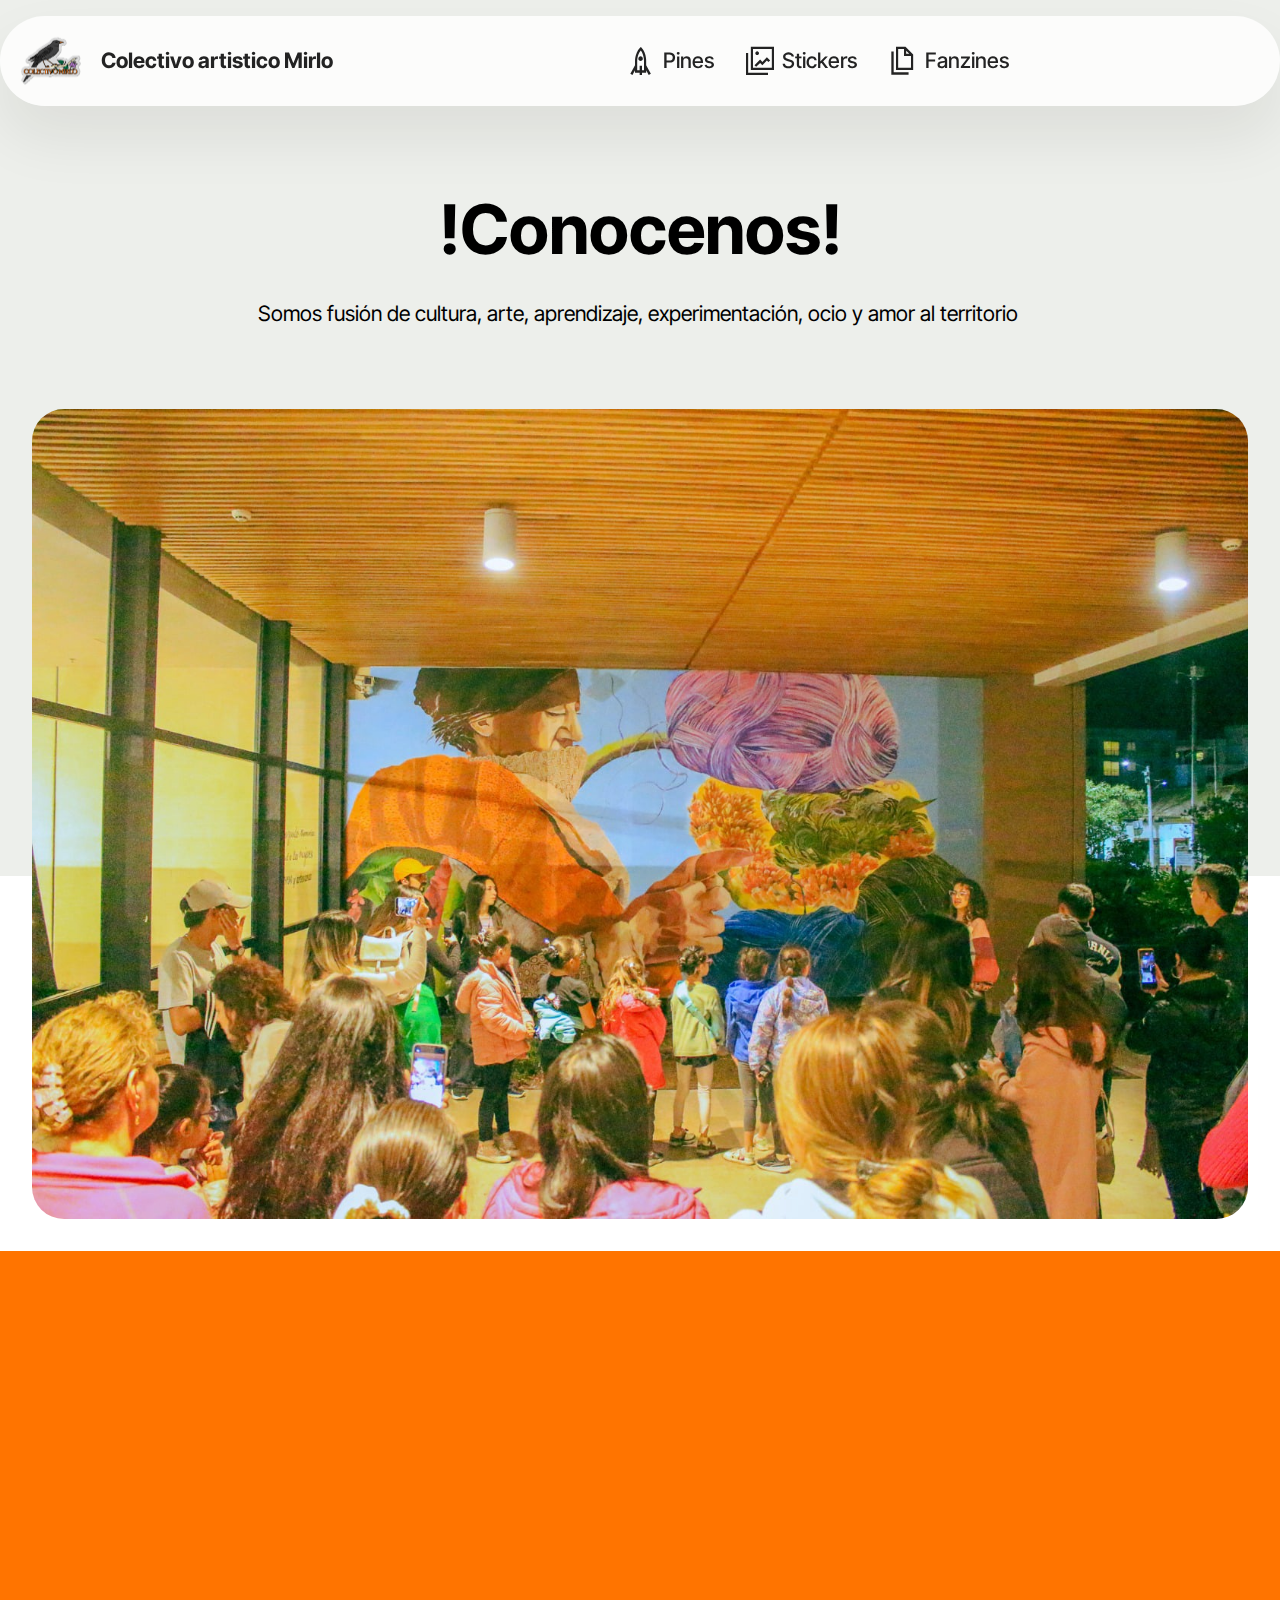
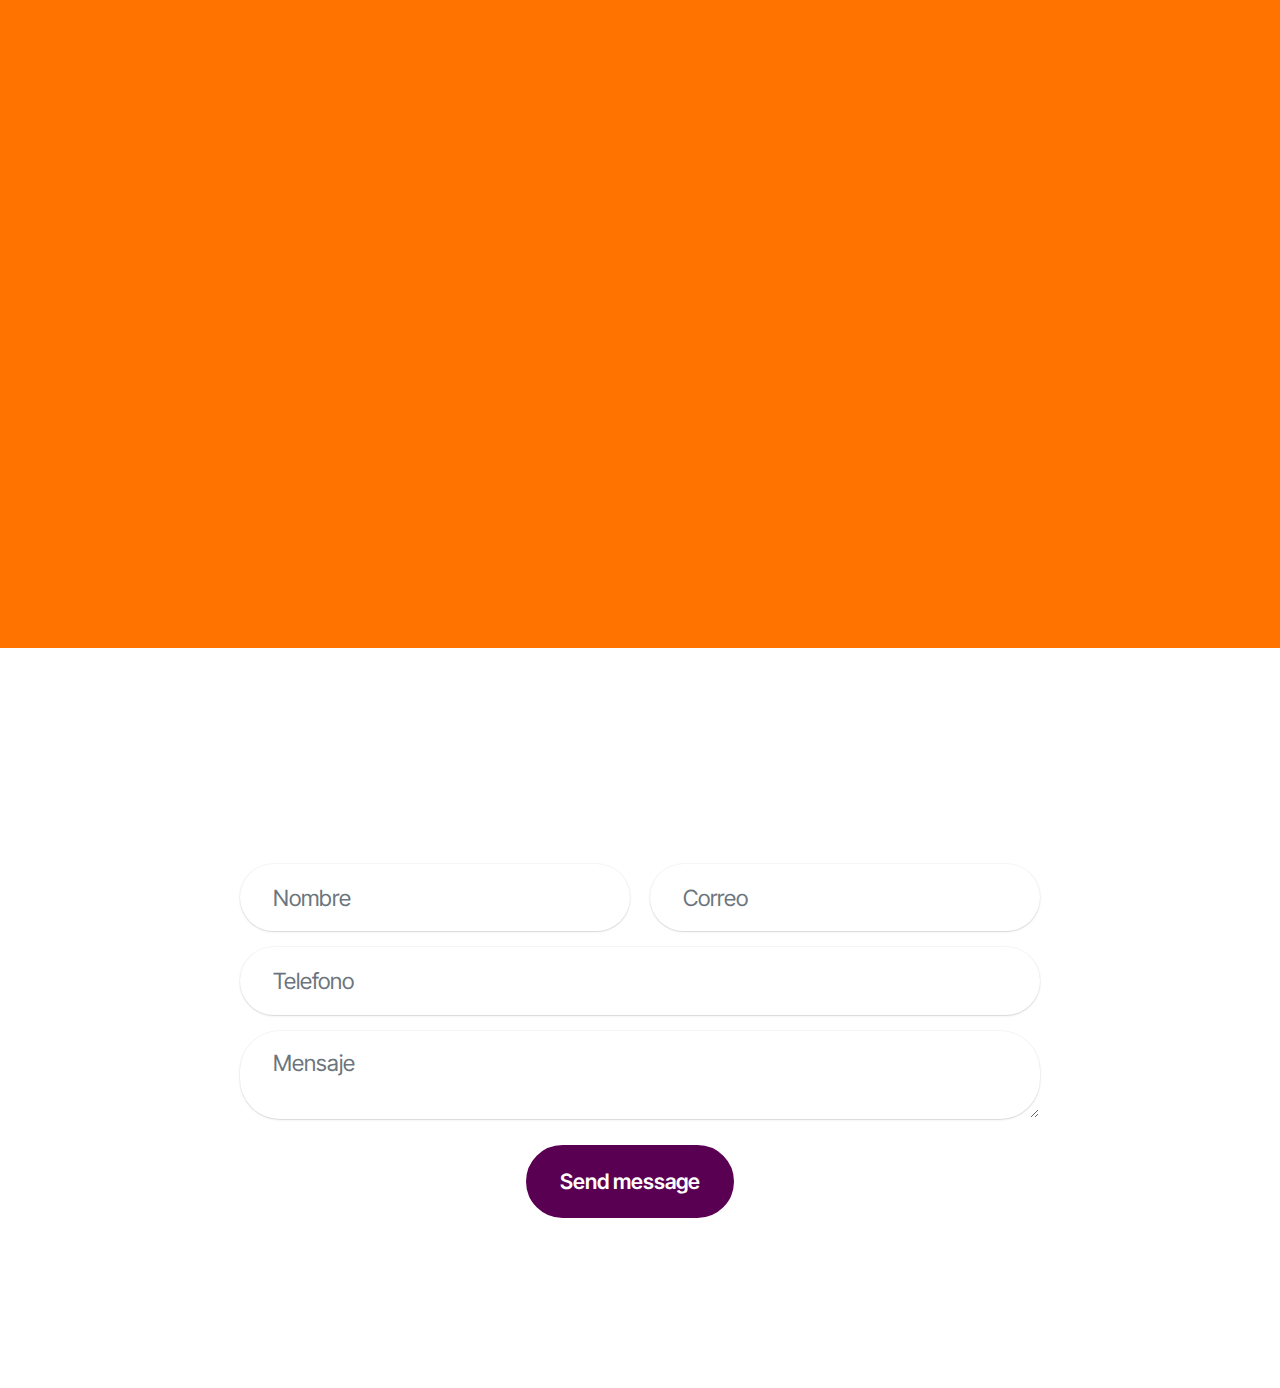
<file: index.html>
<!DOCTYPE html>
<html  >
<head>
  <!-- Site made with Mobirise Website Builder v6.1.9, https://mobirise.com -->
  <meta charset="UTF-8">
  <meta http-equiv="X-UA-Compatible" content="IE=edge">
  <meta name="generator" content="Mobirise v6.1.9, mobirise.com">
  <meta name="viewport" content="width=device-width, initial-scale=1, minimum-scale=1">
  <link rel="shortcut icon" href="assets/images/logocolectivomirlo-137x137.png" type="image/x-icon">
  <meta name="description" content="">
  
  
  <title>Colectivo Mirlo</title>
  <link rel="stylesheet" href="assets/web/assets/mobirise-icons2/mobirise2.css">
  <link rel="stylesheet" href="assets/bootstrap/css/bootstrap.min.css">
  <link rel="stylesheet" href="assets/animatecss/animate.css">
  <link rel="stylesheet" href="assets/dropdown/css/style.css">
  <link rel="stylesheet" href="assets/theme/css/style.css">
  <link rel="preload" href="https://fonts.googleapis.com/css?family=Inter+Tight:100,200,300,400,500,600,700,800,900,100i,200i,300i,400i,500i,600i,700i,800i,900i&display=swap" as="style" onload="this.onload=null;this.rel='stylesheet'">
  <noscript><link rel="stylesheet" href="https://fonts.googleapis.com/css?family=Inter+Tight:100,200,300,400,500,600,700,800,900,100i,200i,300i,400i,500i,600i,700i,800i,900i&display=swap"></noscript>
  <link rel="preload" as="style" href="assets/mobirise/css/mbr-additional.css?v=60do3O"><link rel="stylesheet" href="assets/mobirise/css/mbr-additional.css?v=60do3O" type="text/css">

  
  
  
</head>
<body>
  
  <section data-bs-version="5.1" class="menu menu5 cid-v1PVir9yWy" once="menu" id="menu05-22">
	

	<nav class="navbar navbar-dropdown navbar-fixed-top navbar-expand-lg">
		<div class="container">
			<div class="navbar-brand">
				<span class="navbar-logo">
					<a href="https://mobiri.se">
						<img src="assets/images/logocolectivomirlo-137x137.png" alt="Mobirise Website Builder" style="height: 4.3rem;">
					</a>
				</span>
				<span class="navbar-caption-wrap"><a class="navbar-caption text-black text-primary display-4" href="index.html">Colectivo artistico Mirlo</a></span>
			</div>
			<button class="navbar-toggler" type="button" data-toggle="collapse" data-bs-toggle="collapse" data-target="#navbarSupportedContent" data-bs-target="#navbarSupportedContent" aria-controls="navbarNavAltMarkup" aria-expanded="false" aria-label="Toggle navigation">
				<div class="hamburger">
					<span></span>
					<span></span>
					<span></span>
					<span></span>
				</div>
			</button>
			<div class="collapse navbar-collapse" id="navbarSupportedContent">
				<ul class="navbar-nav nav-dropdown nav-right" data-app-modern-menu="true"><li class="nav-item">
						<a class="nav-link link text-black text-primary display-4" href="page1.html"><span class="mobi-mbri mobi-mbri-rocket mbr-iconfont mbr-iconfont-btn"></span>Pines</a>
					</li>
					<li class="nav-item">
						<a class="nav-link link text-black text-primary display-4" href="page2.html" aria-expanded="false"><span class="mobi-mbri mobi-mbri-photo mbr-iconfont mbr-iconfont-btn"></span>Stickers</a>
					</li>
					<li class="nav-item">
						<a class="nav-link link text-black text-primary display-4" href="page3.html"><span class="mobi-mbri mobi-mbri-pages mbr-iconfont mbr-iconfont-btn"></span>Fanzines<br></a>
					</li></ul>
				
			</div>
		</div>
	</nav>
</section>

<section data-bs-version="5.1" class="header5 cid-tJS6uM4N87" id="header05-1">
	

	
	
	<div class="topbg"></div>
	<div class="align-center container">
		<div class="row justify-content-center">
			<div class="col-md-12 col-lg-9">
				<h1 class="mbr-section-title mbr-fonts-style mb-4 display-1"><strong>!Conocenos!</strong></h1>
				<p class="mbr-text mbr-fonts-style mb-4 display-7">Somos fusión de cultura, arte, aprendizaje, experimentación, ocio y amor al territorio&nbsp;</p>
				
			</div>
		</div>
		<div class="row mt-5 justify-content-center">
			<div class="col-12 col-lg-12">
				<img src="assets/images/img-20240917-wa0030-1600x1066.jpg" alt="Mobirise Website Builder" title="">
			</div>
		</div>
	</div>
</section>

<section data-bs-version="5.1" class="features4 cid-tMlEXTHLbS" id="features04-w">
	
	
	<div class="container">
		<div class="row justify-content-center">
			<div class="col-12 content-head">
				<div class="mbr-section-head mb-5">
					<h4 class="mbr-section-title mbr-fonts-style align-center mb-0 display-2"><strong>Nuestros productos</strong></h4>
					
					
				</div>
			</div>
		</div>
		<div class="row">
			<div class="item features-image col-12 col-md-6 col-lg-4 active">
				<div class="item-wrapper">
					<div class="item-img">
						<img src="assets/images/11940145-5e1e-4977-baf2-0a3a358aec6f-574x526.jpg" alt="Mobirise Website Builder" data-slide-to="3" data-bs-slide-to="3">
					</div>
					<div class="item-content">
						<h5 class="item-title mbr-fonts-style display-5">
							<strong>Pines</strong></h5>
						
						<p class="mbr-text mbr-fonts-style display-7">Pines metalicos de diferentes diseños</p>
						<div class="mbr-section-btn item-footer"><a href="page1.html" class="btn item-btn btn-primary display-7">Ver productos</a></div>
					</div>
				</div>
			</div><div class="item features-image col-12 col-md-6 col-lg-4">
				<div class="item-wrapper">
					<div class="item-img">
						<img src="assets/images/whatsapp-image-2025-10-31-at-12.41.34-am-517x528.jpg" alt="Mobirise Website Builder" data-slide-to="0" data-bs-slide-to="0">
					</div>
					<div class="item-content">
						<h5 class="item-title mbr-fonts-style display-5">
							<strong>Stickers</strong></h5>
						
						<p class="mbr-text mbr-fonts-style display-7">Stickers con diseños propios del colectivo</p>
						<div class="mbr-section-btn item-footer"><a href="page2.html" class="btn item-btn btn-primary display-7">Ver productos</a></div>
					</div>

				</div>
			</div>
			<div class="item features-image col-12 col-md-6 col-lg-4">
				<div class="item-wrapper">
					<div class="item-img">
						<img src="assets/images/whatsapp-image-2025-10-31-at-12.46.27-am-2-815x647.jpeg" alt="Mobirise Website Builder" data-slide-to="1" data-bs-slide-to="1">
					</div>
					<div class="item-content">
						<h5 class="item-title mbr-fonts-style display-5">
							<strong>Fanzines</strong></h5>
						
						<p class="mbr-text mbr-fonts-style display-7">
							Biblioteca virtual de fanzines del colectivo</p>
						<div class="mbr-section-btn item-footer"><a href="page3.html" class="btn item-btn btn-primary display-7">Leer fanzines</a></div>
					</div>
				</div>
			</div>
			
		</div>
	</div>
</section>

<section data-bs-version="5.1" class="form5 cid-tJS9pBcTSa" id="form02-6">
    
    
    <div class="container">
        <div class="mbr-section-head mb-5">
            <h3 class="mbr-section-title mbr-fonts-style align-center mb-0 display-2">
                <strong>!Contactanos!</strong></h3>
            
        </div>
        <div class="row justify-content-center mt-4">
            <div class="col-lg-8 mx-auto mbr-form" data-form-type="formoid">
                <form action="https://mobirise.eu/" method="POST" class="mbr-form form-with-styler" data-form-title="Form Name"><input type="hidden" name="email" data-form-email="true" value="qTsfm9g1WeO/5RL4hBaqw/9bWcU620INzb3929hwtLeN7K85r5M6XpNRjvk3qCkKnWmVY+P4pZdDzLh3Yc767UaJO8lqAwklZi4N8XEhqfMQJ78p9TLE+DrsC5K1zPDh">
                    <div class="row">
                        <div hidden="hidden" data-form-alert="" class="alert alert-success col-12">Thanks for filling out the form!</div>
                        <div hidden="hidden" data-form-alert-danger="" class="alert alert-danger col-12">
                            Oops...! some problem!
                        </div>
                    </div>
                    <div class="dragArea row">
                        <div class="col-md col-sm-12 form-group mb-3" data-for="name">
                            <input type="text" name="name" placeholder="Nombre" data-form-field="name" class="form-control" value="" id="name-form02-6">
                        </div>
                        <div class="col-md col-sm-12 form-group mb-3" data-for="email">
                            <input type="email" name="email" placeholder="Correo" data-form-field="email" class="form-control" value="" id="email-form02-6">
                        </div>
                        <div class="col-12 form-group mb-3" data-for="phone">
                            <input type="tel" name="phone" placeholder="Telefono" data-form-field="phone" class="form-control" value="" id="phone-form02-6">
                        </div>
                        <div class="col-12 form-group mb-3" data-for="textarea">
                            <textarea name="textarea" placeholder="Mensaje" data-form-field="textarea" class="form-control" id="textarea-form02-6"></textarea>
                        </div>
                        <div class="col-lg-12 col-md-12 col-sm-12 align-center mbr-section-btn">
                            <button type="submit" class="btn btn-primary display-7">Send message</button>
                        </div>
                    </div>
                </form>
            </div>
        </div>
    </div>
</section><section class="display-7" style="padding: 0;align-items: center;justify-content: center;flex-wrap: wrap;    align-content: center;display: flex;position: relative;height: 4rem;"><a href="https://mobiri.se/" style="flex: 1 1;height: 4rem;position: absolute;width: 100%;z-index: 1;"><img alt="" style="height: 4rem;" src="[data-uri]"></a><p style="margin: 0;text-align: center;" class="display-7">&#8204;</p><a style="z-index:1" href="https://mobirise.com/html-builder.html">HTML Builder</a></section><script src="assets/bootstrap/js/bootstrap.bundle.min.js"></script>  <script src="assets/smoothscroll/smooth-scroll.js"></script>  <script src="assets/ytplayer/index.js"></script>  <script src="assets/dropdown/js/navbar-dropdown.js"></script>  <script src="assets/theme/js/script.js"></script>  <script src="assets/formoid/formoid.min.js"></script>  
  
  
  <input name="animation" type="hidden">
  </body>
</html>
</file>
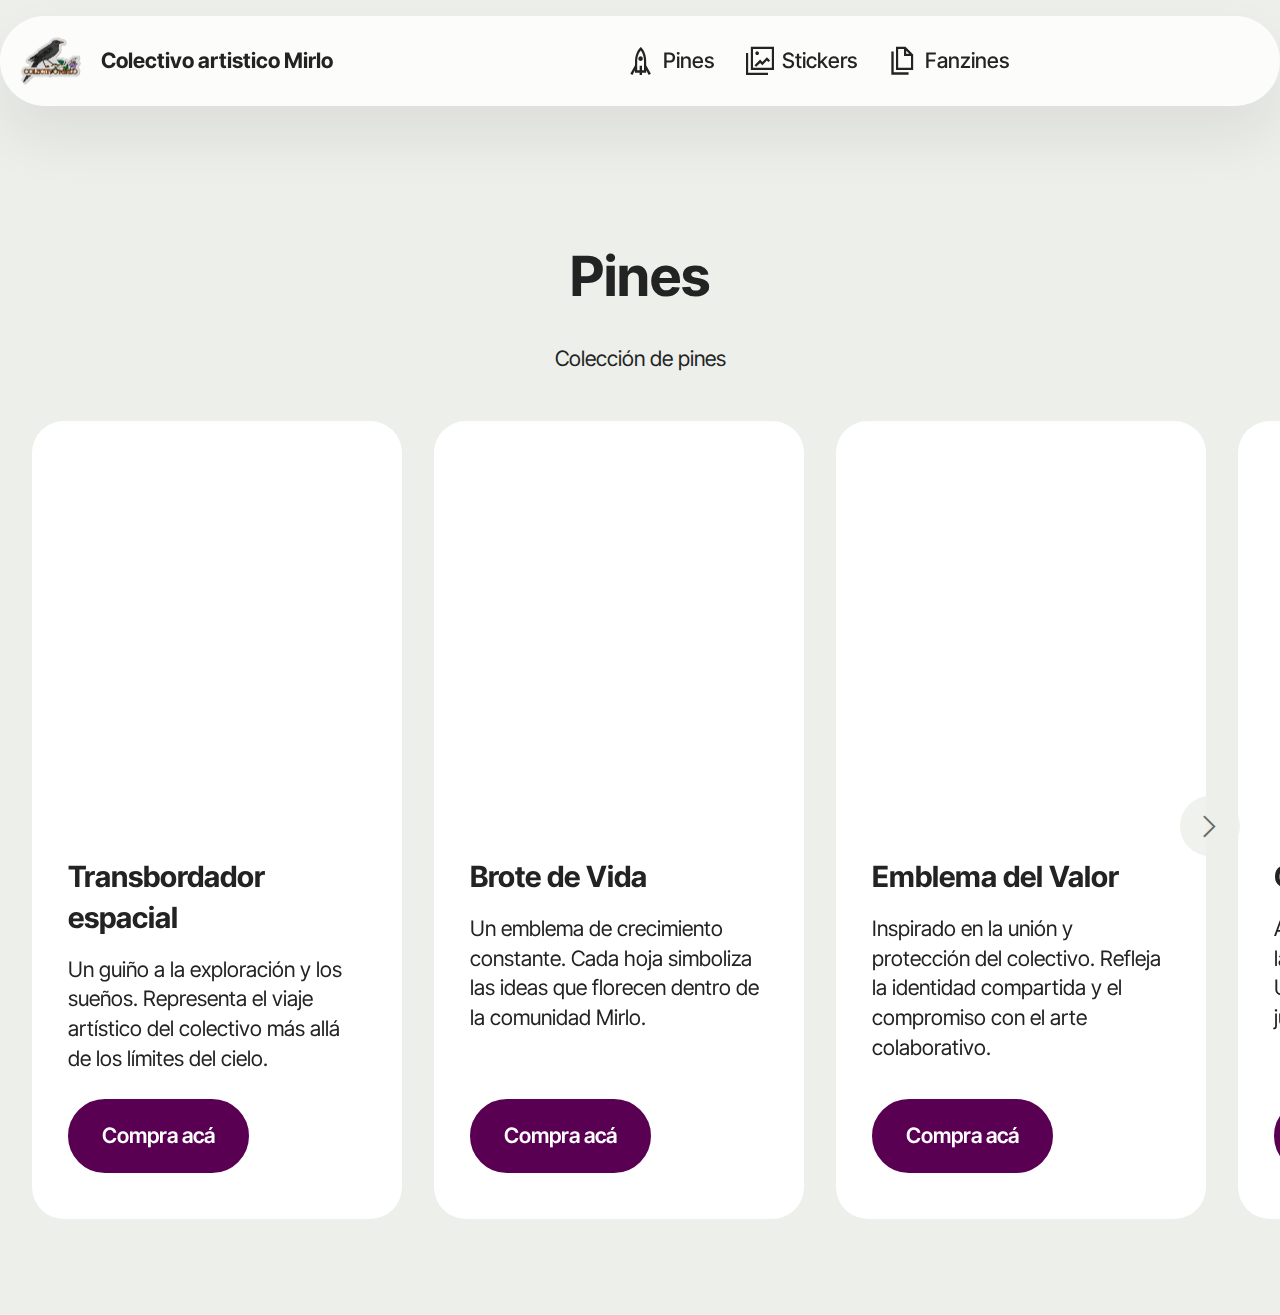
<file: page1.html>
<!DOCTYPE html>
<html  >
<head>
  <!-- Site made with Mobirise Website Builder v6.1.9, https://mobirise.com -->
  <meta charset="UTF-8">
  <meta http-equiv="X-UA-Compatible" content="IE=edge">
  <meta name="generator" content="Mobirise v6.1.9, mobirise.com">
  <meta name="viewport" content="width=device-width, initial-scale=1, minimum-scale=1">
  <link rel="shortcut icon" href="assets/images/logocolectivomirlo-137x137.png" type="image/x-icon">
  <meta name="description" content="">
  
  
  <title>Pines</title>
  <link rel="stylesheet" href="assets/web/assets/mobirise-icons2/mobirise2.css">
  <link rel="stylesheet" href="assets/bootstrap/css/bootstrap.min.css">
  <link rel="stylesheet" href="assets/animatecss/animate.css">
  <link rel="stylesheet" href="assets/dropdown/css/style.css">
  <link rel="stylesheet" href="assets/theme/css/style.css">
  <link rel="preload" href="https://fonts.googleapis.com/css?family=Inter+Tight:100,200,300,400,500,600,700,800,900,100i,200i,300i,400i,500i,600i,700i,800i,900i&display=swap" as="style" onload="this.onload=null;this.rel='stylesheet'">
  <noscript><link rel="stylesheet" href="https://fonts.googleapis.com/css?family=Inter+Tight:100,200,300,400,500,600,700,800,900,100i,200i,300i,400i,500i,600i,700i,800i,900i&display=swap"></noscript>
  <link rel="preload" as="style" href="assets/mobirise/css/mbr-additional.css?v=JWKKMM"><link rel="stylesheet" href="assets/mobirise/css/mbr-additional.css?v=JWKKMM" type="text/css">

  
  
  
</head>
<body>
  
  <section data-bs-version="5.1" class="menu menu5 cid-v1PVir9yWy" once="menu" id="menu05-22">
	

	<nav class="navbar navbar-dropdown navbar-fixed-top navbar-expand-lg">
		<div class="container">
			<div class="navbar-brand">
				<span class="navbar-logo">
					<a href="index.html">
						<img src="assets/images/logocolectivomirlo-137x137.png" alt="Mobirise Website Builder" style="height: 4.3rem;">
					</a>
				</span>
				<span class="navbar-caption-wrap"><a class="navbar-caption text-black text-primary display-4" href="index.html">Colectivo artistico Mirlo</a></span>
			</div>
			<button class="navbar-toggler" type="button" data-toggle="collapse" data-bs-toggle="collapse" data-target="#navbarSupportedContent" data-bs-target="#navbarSupportedContent" aria-controls="navbarNavAltMarkup" aria-expanded="false" aria-label="Toggle navigation">
				<div class="hamburger">
					<span></span>
					<span></span>
					<span></span>
					<span></span>
				</div>
			</button>
			<div class="collapse navbar-collapse" id="navbarSupportedContent">
				<ul class="navbar-nav nav-dropdown nav-right" data-app-modern-menu="true"><li class="nav-item">
						<a class="nav-link link text-black text-primary display-4" href="page1.html"><span class="mobi-mbri mobi-mbri-rocket mbr-iconfont mbr-iconfont-btn"></span>Pines</a>
					</li>
					<li class="nav-item">
						<a class="nav-link link text-black text-primary display-4" href="page2.html" aria-expanded="false"><span class="mobi-mbri mobi-mbri-photo mbr-iconfont mbr-iconfont-btn"></span>Stickers</a>
					</li>
					<li class="nav-item">
						<a class="nav-link link text-black text-primary display-4" href="page3.html"><span class="mobi-mbri mobi-mbri-pages mbr-iconfont mbr-iconfont-btn"></span>Fanzines<br></a>
					</li></ul>
				
			</div>
		</div>
	</nav>
</section>

<section data-bs-version="5.1" class="features017 mbr-embla cid-v1PUHTegGB" id="features017-1y">
	
	
	<div class="position-relative">
		<div class="container-fluid">
			<div class="row justify-content-center">
				<div class="col-12 content-head">
					<div class="mbr-section-head mb-5">
						<h4 class="mbr-section-title mbr-fonts-style align-center mb-0 display-2">
							<strong><br></strong><br><strong>Pines</strong></h4>
						<h5 class="mbr-section-subtitle mbr-fonts-style align-center mb-0 mt-4 display-7">
							Colección de pines 
						</h5>
					</div>
				</div>
			</div>
		</div>

		<div class="embla" data-skip-snaps="true" data-align="center" data-contain-scroll="trimSnaps" data-auto-play-interval="5" data-draggable="true">
			<div class="embla__viewport container-fluid">
				<div class="embla__container">
					<div class="embla__slide slider-image item" style="margin-left: 1rem; margin-right: 1rem;"> <!-- coso 3-->
						<div class="slide-content">
							<div class="item-img">
								<div class="sketchfab-embed-wrapper"> 
									<iframe title="Pin Cohete" frameborder="0" allowfullscreen mozallowfullscreen="true" webkitallowfullscreen="true" allow="autoplay; fullscreen; xr-spatial-tracking" xr-spatial-tracking execution-while-out-of-viewport execution-while-not-rendered web-share width="400" height="400" src="https://sketchfab.com/models/7de9c30d439a415499d92420535512f0/embed?autostart=1&camera=0&preload=1"> </iframe> 
								</div>
							</div>
							<div class="item-content">
								<h5 class="item-title mbr-fonts-style display-5">
									<strong>Transbordador espacial</strong>
								</h5>
								
								<p class="mbr-text mbr-fonts-style mt-3 display-7">
									Un guiño a la exploración y los sueños. Representa el viaje artístico del colectivo más allá de los límites del cielo.
								</p>
							</div>
							<div class="mbr-section-btn item-footer mt-2">
								<a href="https://wa.me/573112345678?text=Hola,%20estoy%20interesado%20en%20el%20pin%20de%20Transbordador%20espacial" class="btn item-btn btn-primary display-7" target="_blank">Compra acá</a>
							</div>
						</div>
					</div>
					<div class="embla__slide slider-image item" style="margin-left: 1rem; margin-right: 1rem;"> <!-- coso 4-->
						<div class="slide-content">
							<div class="item-img">
								<div class="sketchfab-embed-wrapper"> 
									<iframe title="Pin Arbol" frameborder="0" allowfullscreen mozallowfullscreen="true" webkitallowfullscreen="true" allow="autoplay; fullscreen; xr-spatial-tracking" xr-spatial-tracking execution-while-out-of-viewport execution-while-not-rendered web-share width="400" height="400" src="https://sketchfab.com/models/eadeb75fd72347de8ab28c4362f1317d/embed?autostart=1&camera=0&preload=1"> </iframe> 
								</div>
							</div>
							<div class="item-content">
								<h5 class="item-title mbr-fonts-style display-5">
									<strong>Brote de Vida</strong>
								</h5>
								
								<p class="mbr-text mbr-fonts-style mt-3 display-7">
									Un emblema de crecimiento constante. Cada hoja simboliza las ideas que florecen dentro de la comunidad Mirlo.
								</p>
							</div>
							<div class="mbr-section-btn item-footer mt-2">
								<a href="https://wa.me/573112345678?text=Hola,%20estoy%20interesado%20en%20el%20pin%20de%20Brote%20de%20Vida" class="btn item-btn btn-primary display-7" target="_blank">Compra acá</a>
							</div>
						</div>
					</div>
					<div class="embla__slide slider-image item" style="margin-left: 1rem; margin-right: 1rem;"> <!-- coso 5-->
						<div class="slide-content">
							<div class="item-img">
								<div class="sketchfab-embed-wrapper">
									<iframe title="Pin Zelda" frameborder="0" allowfullscreen mozallowfullscreen="true" webkitallowfullscreen="true" allow="autoplay; fullscreen; xr-spatial-tracking" xr-spatial-tracking execution-while-out-of-viewport execution-while-not-rendered web-share width="400" height="400" src="https://sketchfab.com/models/b025bc3c0d07480a9d620520c844a91d/embed?autostart=1&camera=0&preload=1"> </iframe> 
								</div>
							</div>
							<div class="item-content">
								<h5 class="item-title mbr-fonts-style display-5">
									<strong>Emblema del Valor</strong>
								</h5>
								
								<p class="mbr-text mbr-fonts-style mt-3 display-7">
									Inspirado en la unión y protección del colectivo. Refleja la identidad compartida y el compromiso con el arte colaborativo.
								</p>
							</div>
							<div class="mbr-section-btn item-footer mt-2">
								<a href="https://wa.me/573112345678?text=Hola,%20estoy%20interesado%20en%20el%20pin%20de%20Emblema%20del%20Valor" class="btn item-btn btn-primary display-7" target="_blank">Compra acá</a>
							</div>
						</div>
					</div>
					<div class="embla__slide slider-image item" style="margin-left: 1rem; margin-right: 1rem;"> <!-- coso 6-->
						<div class="slide-content">
							<div class="item-img">
								<div class="sketchfab-embed-wrapper"> 
									<iframe title="Pin Conejo" frameborder="0" allowfullscreen mozallowfullscreen="true" webkitallowfullscreen="true" allow="autoplay; fullscreen; xr-spatial-tracking" xr-spatial-tracking execution-while-out-of-viewport execution-while-not-rendered web-share width="400" height="400" src="https://sketchfab.com/models/83c3f7af4bc9490fb4f4882e0ddde15a/embed?autostart=1&camera=0&preload=1"> </iframe> 
								</div>
							</div>
							<div class="item-content">
								<h5 class="item-title mbr-fonts-style display-5">
									<strong>Conejo</strong>
								</h5>
								
								<p class="mbr-text mbr-fonts-style mt-3 display-7">
									Alegre y lleno de vida, simboliza la imaginación en movimiento. Una representación del espíritu juguetón de Mirlo.
								</p>
							</div>
							<div class="mbr-section-btn item-footer mt-2">
								<a href="https://wa.me/573112345678?text=Hola,%20estoy%20interesado%20en%20el%20pin%20de%20Conejo" class="btn item-btn btn-primary display-7" target="_blank">Compra acá</a>
							</div>
						</div>
					</div>
				</div>
			</div>
			<button class="embla__button embla__button--prev">
				<span class="mobi-mbri mobi-mbri-arrow-prev mbr-iconfont" aria-hidden="true"></span>
				<span class="sr-only visually-hidden visually-hidden visually-hidden">Previous</span>
			</button>
			<button class="embla__button embla__button--next">
				<span class="mobi-mbri mobi-mbri-arrow-next mbr-iconfont" aria-hidden="true"></span>
				<span class="sr-only visually-hidden visually-hidden visually-hidden">Next</span>
			</button>
		</div>
	</div>
</section><script src="assets/bootstrap/js/bootstrap.bundle.min.js"></script>  <script src="assets/smoothscroll/smooth-scroll.js"></script>  <script src="assets/ytplayer/index.js"></script>  <script src="assets/embla/embla.min.js"></script>  <script src="assets/embla/script.js"></script>  <script src="assets/dropdown/js/navbar-dropdown.js"></script>  <script src="assets/theme/js/script.js"></script>  
  
  
  <input name="animation" type="hidden">
  </body>
</html>
</file>
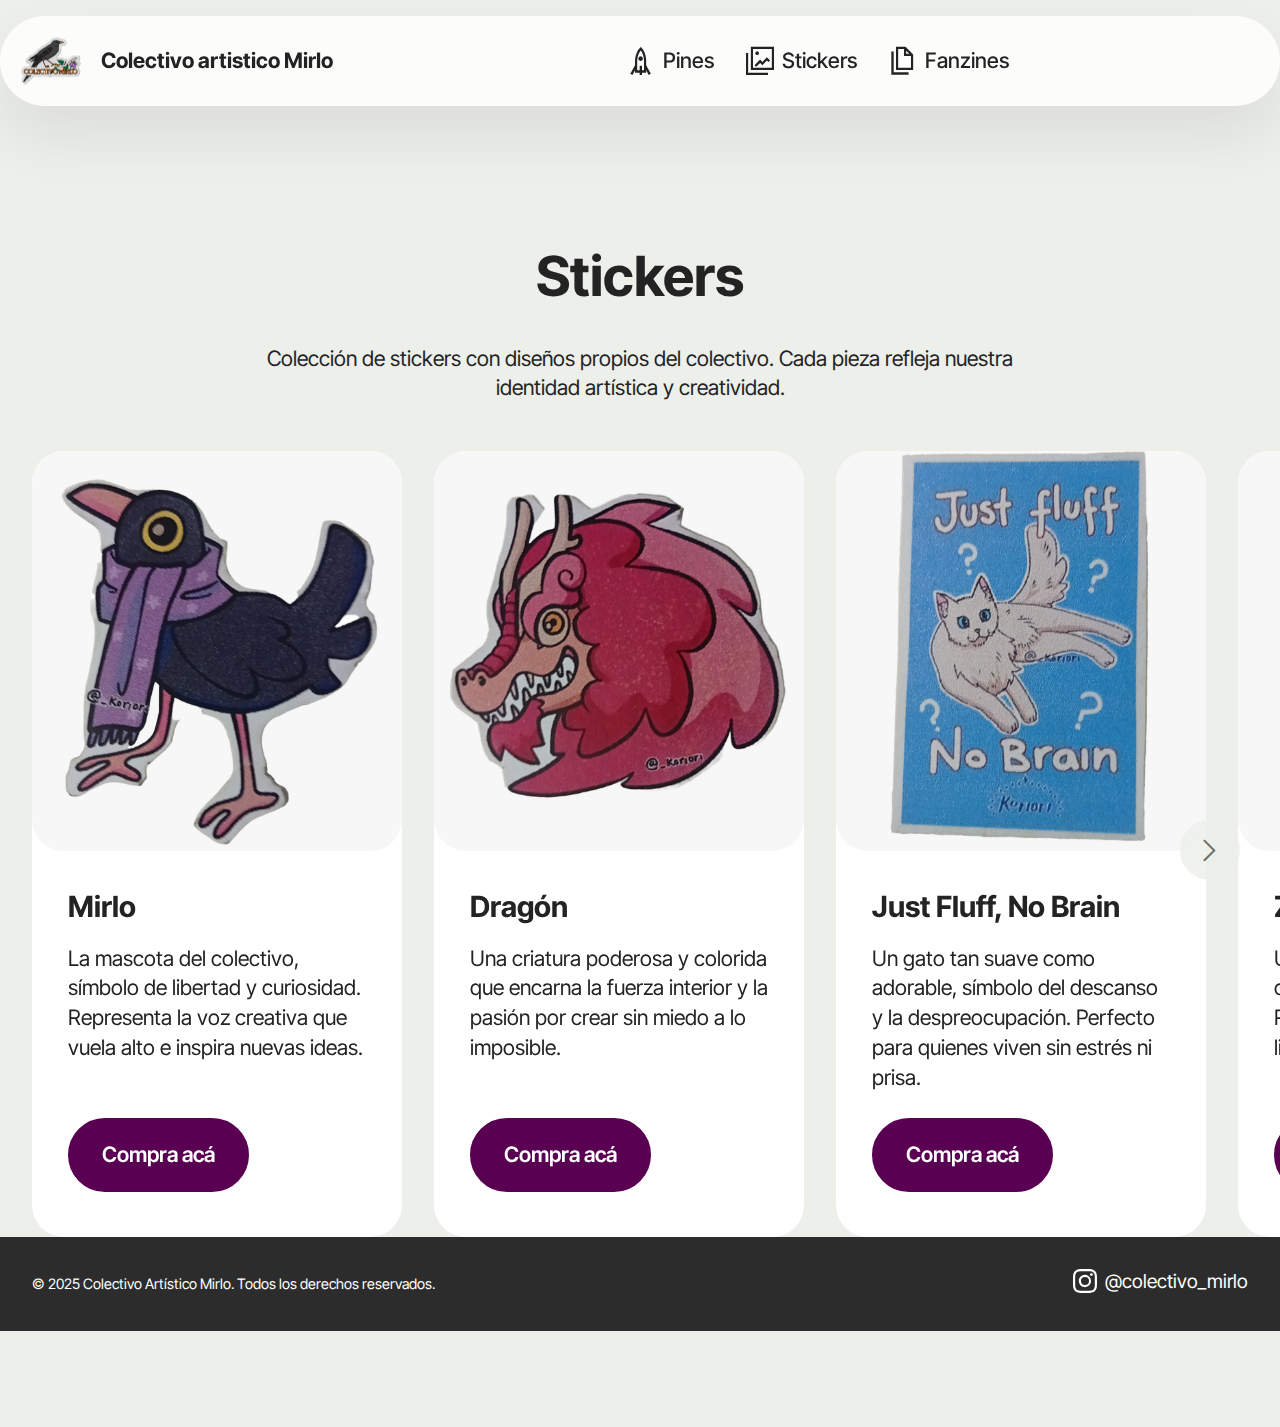
<file: page2.html>
<!DOCTYPE html>
<html  >
<head>
  <!-- Site made with Mobirise Website Builder v6.1.9, https://mobirise.com -->
  <meta charset="UTF-8">
  <meta http-equiv="X-UA-Compatible" content="IE=edge">
  <meta name="generator" content="Mobirise v6.1.9, mobirise.com">
  <meta name="viewport" content="width=device-width, initial-scale=1, minimum-scale=1">
  <link rel="shortcut icon" href="assets/images/logocolectivomirlo-137x137.png" type="image/x-icon">
  <meta name="description" content="">
  
  
  <title>Stickers</title>
  <link rel="stylesheet" href="assets/web/assets/mobirise-icons2/mobirise2.css">
  <link rel="stylesheet" href="assets/bootstrap/css/bootstrap.min.css">
  <link rel="stylesheet" href="assets/animatecss/animate.css">
  <link rel="stylesheet" href="assets/dropdown/css/style.css">
  <link rel="stylesheet" href="assets/theme/css/style.css">
  <link rel="preload" href="https://fonts.googleapis.com/css?family=Inter+Tight:100,200,300,400,500,600,700,800,900,100i,200i,300i,400i,500i,600i,700i,800i,900i&display=swap" as="style" onload="this.onload=null;this.rel='stylesheet'">
  <noscript><link rel="stylesheet" href="https://fonts.googleapis.com/css?family=Inter+Tight:100,200,300,400,500,600,700,800,900,100i,200i,300i,400i,500i,600i,700i,800i,900i&display=swap"></noscript>
  <link rel="preload" as="style" href="assets/mobirise/css/mbr-additional.css?v=4dbHQi"><link rel="stylesheet" href="assets/mobirise/css/mbr-additional.css?v=4dbHQi" type="text/css">

  
  
  
</head>
<body>
  
  <section data-bs-version="5.1" class="menu menu5 cid-v1PVir9yWy" once="menu" id="menu05-22">
	

	<nav class="navbar navbar-dropdown navbar-fixed-top navbar-expand-lg">
		<div class="container">
			<div class="navbar-brand">
				<span class="navbar-logo">
					<a href="index.html">
						<img src="assets/images/logocolectivomirlo-137x137.png" alt="Mobirise Website Builder" style="height: 4.3rem;">
					</a>
				</span>
				<span class="navbar-caption-wrap"><a class="navbar-caption text-black text-primary display-4" href="index.html">Colectivo artistico Mirlo</a></span>
			</div>
			<button class="navbar-toggler" type="button" data-toggle="collapse" data-bs-toggle="collapse" data-target="#navbarSupportedContent" data-bs-target="#navbarSupportedContent" aria-controls="navbarNavAltMarkup" aria-expanded="false" aria-label="Toggle navigation">
				<div class="hamburger">
					<span></span>
					<span></span>
					<span></span>
					<span></span>
				</div>
			</button>
			<div class="collapse navbar-collapse" id="navbarSupportedContent">
				<ul class="navbar-nav nav-dropdown nav-right" data-app-modern-menu="true"><li class="nav-item">
						<a class="nav-link link text-black text-primary display-4" href="page1.html"><span class="mobi-mbri mobi-mbri-rocket mbr-iconfont mbr-iconfont-btn"></span>Pines</a>
					</li>
					<li class="nav-item">
						<a class="nav-link link text-black text-primary display-4" href="page2.html" aria-expanded="false"><span class="mobi-mbri mobi-mbri-photo mbr-iconfont mbr-iconfont-btn"></span>Stickers</a>
					</li>
					<li class="nav-item">
						<a class="nav-link link text-black text-primary display-4" href="page3.html"><span class="mobi-mbri mobi-mbri-pages mbr-iconfont mbr-iconfont-btn"></span>Fanzines<br></a>
					</li></ul>
				
			</div>
		</div>
	</nav>
</section>

<section data-bs-version="5.1" class="features017 mbr-embla cid-v1PUHTegGB" id="features017-1y">
	
	
	<div class="position-relative">
		<div class="container-fluid">
			<div class="row justify-content-center">
				<div class="col-12 content-head">
					<div class="mbr-section-head mb-5">
						<h4 class="mbr-section-title mbr-fonts-style align-center mb-0 display-2">
							<strong><br></strong><br><strong>Stickers</strong></h4>
						<h5 class="mbr-section-subtitle mbr-fonts-style align-center mb-0 mt-4 display-7">
							Colección de stickers con diseños propios del colectivo. Cada pieza refleja nuestra identidad artística y creatividad.
						</h5>
					</div>
				</div>
			</div>
		</div>

		<div class="embla" data-skip-snaps="true" data-align="center" data-contain-scroll="trimSnaps" data-auto-play-interval="5" data-draggable="true">
			<div class="embla__viewport container-fluid">
				<div class="embla__container">
					<div class="embla__slide slider-image item active" style="margin-left: 1rem; margin-right: 1rem;"> <!-- coso 1-->
						<div class="slide-content">
							<div class="item-img">
								<div class="item-wrapper">
									<img src="assets/images/stikers/2.jpeg" alt="Mobirise Website Builder" title="" data-slide-to="1" data-bs-slide-to="1">
								</div>
							</div>
							<div class="item-content"> 
								<h5 class="item-title mbr-fonts-style display-5">
									<strong>Mirlo</strong>
								</h5>
								
								<p class="mbr-text mbr-fonts-style mt-3 display-7">
									La mascota del colectivo, símbolo de libertad y curiosidad. Representa la voz creativa que vuela alto e inspira nuevas ideas.
								</p>
							</div>

							<div class="mbr-section-btn item-footer mt-2">
								<a href="https://wa.me/573112345678?text=Hola,%20estoy%20interesado%20en%20el%20pin%20de%20Mirlo" class="btn item-btn btn-primary display-7" target="_blank">Compra acá</a>
							</div>
						</div>
					</div>
					<div class="embla__slide slider-image item" style="margin-left: 1rem; margin-right: 1rem;"> <!-- coso 2-->
						<div class="slide-content">
							<div class="item-img">
								<div class="item-wrapper">
									<img src="assets/images/stikers/1.jpeg" alt="Mobirise Website Builder" title="" data-slide-to="1" data-bs-slide-to="1">
								</div>
							</div>
							<div class="item-content">
								<h5 class="item-title mbr-fonts-style display-5">
									<strong>Dragón</strong>
								</h5>
								
								<p class="mbr-text mbr-fonts-style mt-3 display-7">
									Una criatura poderosa y colorida que encarna la fuerza interior y la pasión por crear sin miedo a lo imposible.
								</p>
							</div>
							<div class="mbr-section-btn item-footer mt-2">
								<a href="https://wa.me/573112345678?text=Hola,%20estoy%20interesado%20en%20el%20pin%20de%20Dragón" class="btn item-btn btn-primary display-7" target="_blank">Compra acá</a>
							</div>
						</div>
					</div>
					<div class="embla__slide slider-image item" style="margin-left: 1rem; margin-right: 1rem;"> <!-- coso 3-->
						<div class="slide-content">
							<div class="item-img">
								<div class="item-wrapper">
									<img src="assets/images/stikers/3.jpeg" alt="Mobirise Website Builder" title="" data-slide-to="1" data-bs-slide-to="1">
								</div>
							</div>
							<div class="item-content">
								<h5 class="item-title mbr-fonts-style display-5">
									<strong>Just Fluff, No Brain</strong>
								</h5>
								
								<p class="mbr-text mbr-fonts-style mt-3 display-7">
									Un gato tan suave como adorable, símbolo del descanso y la despreocupación. Perfecto para quienes viven sin estrés ni prisa.
								</p>
							</div>
							<div class="mbr-section-btn item-footer mt-2">
								<a href="https://wa.me/573112345678?text=Hola,%20estoy%20interesado%20en%20el%20pin%20de%20Dragón" class="btn item-btn btn-primary display-7" target="_blank">Compra acá</a>
							</div>
						</div>
					</div>
					<div class="embla__slide slider-image item" style="margin-left: 1rem; margin-right: 1rem;"> <!-- coso 4-->
						<div class="slide-content">
							<div class="item-img">
								<div class="item-wrapper">
									<img src="assets/images/stikers/4.jpeg" alt="Mobirise Website Builder" title="" data-slide-to="1" data-bs-slide-to="1">
								</div>
							</div>
							<div class="item-content">
								<h5 class="item-title mbr-fonts-style display-5">
									<strong>Zorro Pride</strong>
								</h5>
								
								<p class="mbr-text mbr-fonts-style mt-3 display-7">
									Un diseño alegre y colorido que celebra la diversidad y el orgullo. Representa el amor propio y la libertad de ser auténtico.
								</p>
							</div>
							<div class="mbr-section-btn item-footer mt-2">
								<a href="https://wa.me/573112345678?text=Hola,%20estoy%20interesado%20en%20el%20pin%20de%20Dragón" class="btn item-btn btn-primary display-7" target="_blank">Compra acá</a>
							</div>
						</div>
					</div>
				</div>
			</div>
			<button class="embla__button embla__button--prev">
				<span class="mobi-mbri mobi-mbri-arrow-prev mbr-iconfont" aria-hidden="true"></span>
				<span class="sr-only visually-hidden visually-hidden visually-hidden">Previous</span>
			</button>
			<button class="embla__button embla__button--next">
				<span class="mobi-mbri mobi-mbri-arrow-next mbr-iconfont" aria-hidden="true"></span>
				<span class="sr-only visually-hidden visually-hidden visually-hidden">Next</span>
			</button>
		</div>
	</div>

<footer class="footer-section" style="background-color: #2c2c2c; color: #ffffff; padding: 2rem 0;">
	<div class="container">
		<div class="row align-items-center">
			<div class="col-md-6 text-center text-md-start mb-3 mb-md-0">
				<p style="margin: 0; font-size: 0.9rem;">© 2025 Colectivo Artístico Mirlo. Todos los derechos reservados.</p>
			</div>
			<div class="col-md-6 text-center text-md-end">
				<a href="https://www.instagram.com/colectivo_mirlo/" target="_blank" style="color: #ffffff; text-decoration: none; font-size: 1.2rem; display: inline-flex; align-items: center; gap: 0.5rem;">
					<svg xmlns="http://www.w3.org/2000/svg" width="24" height="24" fill="currentColor" viewBox="0 0 16 16">
						<path d="M8 0C5.829 0 5.556.01 4.703.048 3.85.088 3.269.222 2.76.42a3.917 3.917 0 0 0-1.417.923A3.927 3.927 0 0 0 .42 2.76C.222 3.268.087 3.85.048 4.7.01 5.555 0 5.827 0 8.001c0 2.172.01 2.444.048 3.297.04.852.174 1.433.372 1.942.205.526.478.972.923 1.417.444.445.89.719 1.416.923.51.198 1.09.333 1.942.372C5.555 15.99 5.827 16 8 16s2.444-.01 3.298-.048c.851-.04 1.434-.174 1.943-.372a3.916 3.916 0 0 0 1.416-.923c.445-.445.718-.891.923-1.417.197-.509.332-1.09.372-1.942C15.99 10.445 16 10.173 16 8s-.01-2.445-.048-3.299c-.04-.851-.175-1.433-.372-1.941a3.926 3.926 0 0 0-.923-1.417A3.911 3.911 0 0 0 13.24.42c-.51-.198-1.092-.333-1.943-.372C10.443.01 10.172 0 7.998 0h.003zm-.717 1.442h.718c2.136 0 2.389.007 3.232.046.78.035 1.204.166 1.486.275.373.145.64.319.92.599.28.28.453.546.598.92.11.281.24.705.275 1.485.039.843.047 1.096.047 3.231s-.008 2.389-.047 3.232c-.035.78-.166 1.203-.275 1.485a2.47 2.47 0 0 1-.599.919c-.28.28-.546.453-.92.598-.28.11-.704.24-1.485.276-.843.038-1.096.047-3.232.047s-2.39-.009-3.233-.047c-.78-.036-1.203-.166-1.485-.276a2.478 2.478 0 0 1-.92-.598 2.48 2.48 0 0 1-.6-.92c-.109-.281-.24-.705-.275-1.485-.038-.843-.046-1.096-.046-3.233 0-2.136.008-2.388.046-3.231.036-.78.166-1.204.276-1.486.145-.373.319-.64.599-.92.28-.28.546-.453.92-.598.282-.11.705-.24 1.485-.276.738-.034 1.024-.044 2.515-.045v.002zm4.988 1.328a.96.96 0 1 0 0 1.92.96.96 0 0 0 0-1.92zm-4.27 1.122a4.109 4.109 0 1 0 0 8.217 4.109 4.109 0 0 0 0-8.217zm0 1.441a2.667 2.667 0 1 1 0 5.334 2.667 2.667 0 0 1 0-5.334z"/>
					</svg>
					@colectivo_mirlo
				</a>
			</div>
		</div>
	</div>
</footer>
	
</section><script src="assets/bootstrap/js/bootstrap.bundle.min.js"></script>  <script src="assets/smoothscroll/smooth-scroll.js"></script>  <script src="assets/ytplayer/index.js"></script>  <script src="assets/embla/embla.min.js"></script>  <script src="assets/embla/script.js"></script>  <script src="assets/dropdown/js/navbar-dropdown.js"></script>  <script src="assets/theme/js/script.js"></script>  
  
  
  <input name="animation" type="hidden">
  </body>
</html>
</file>
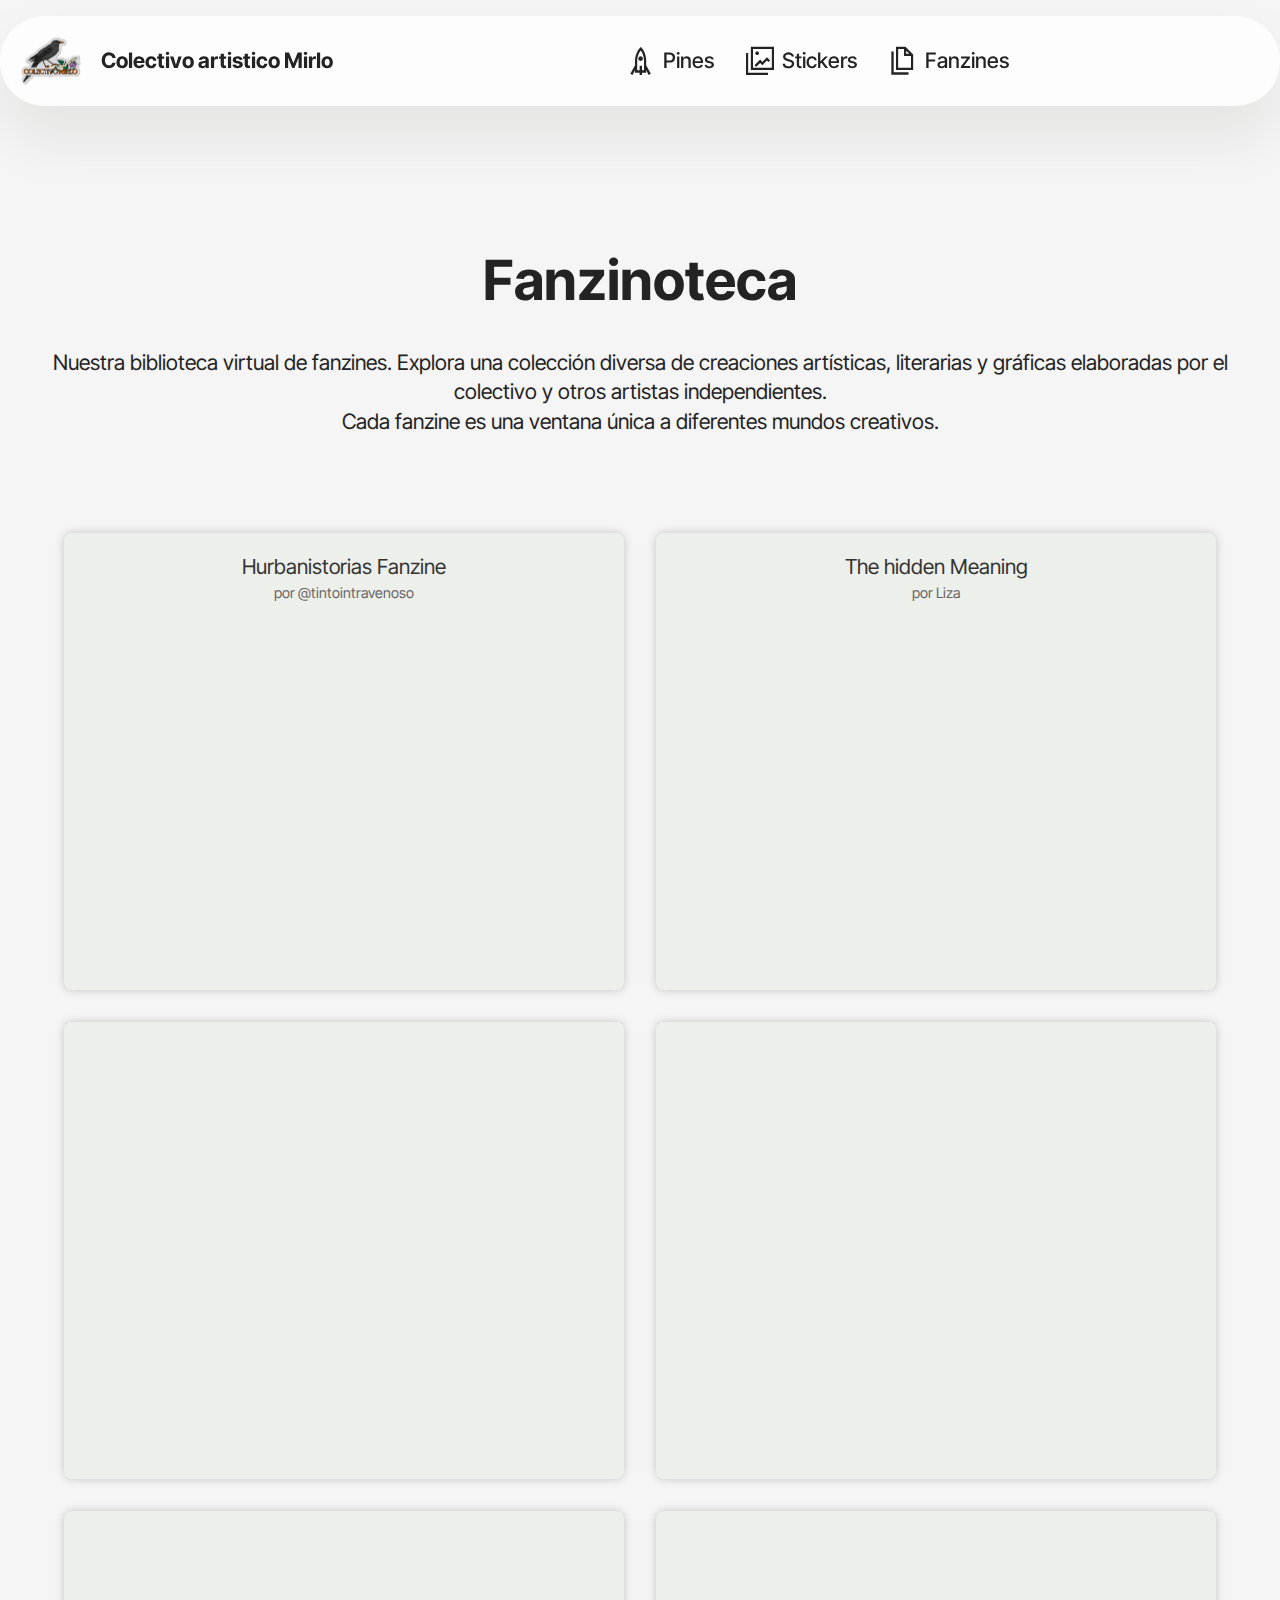
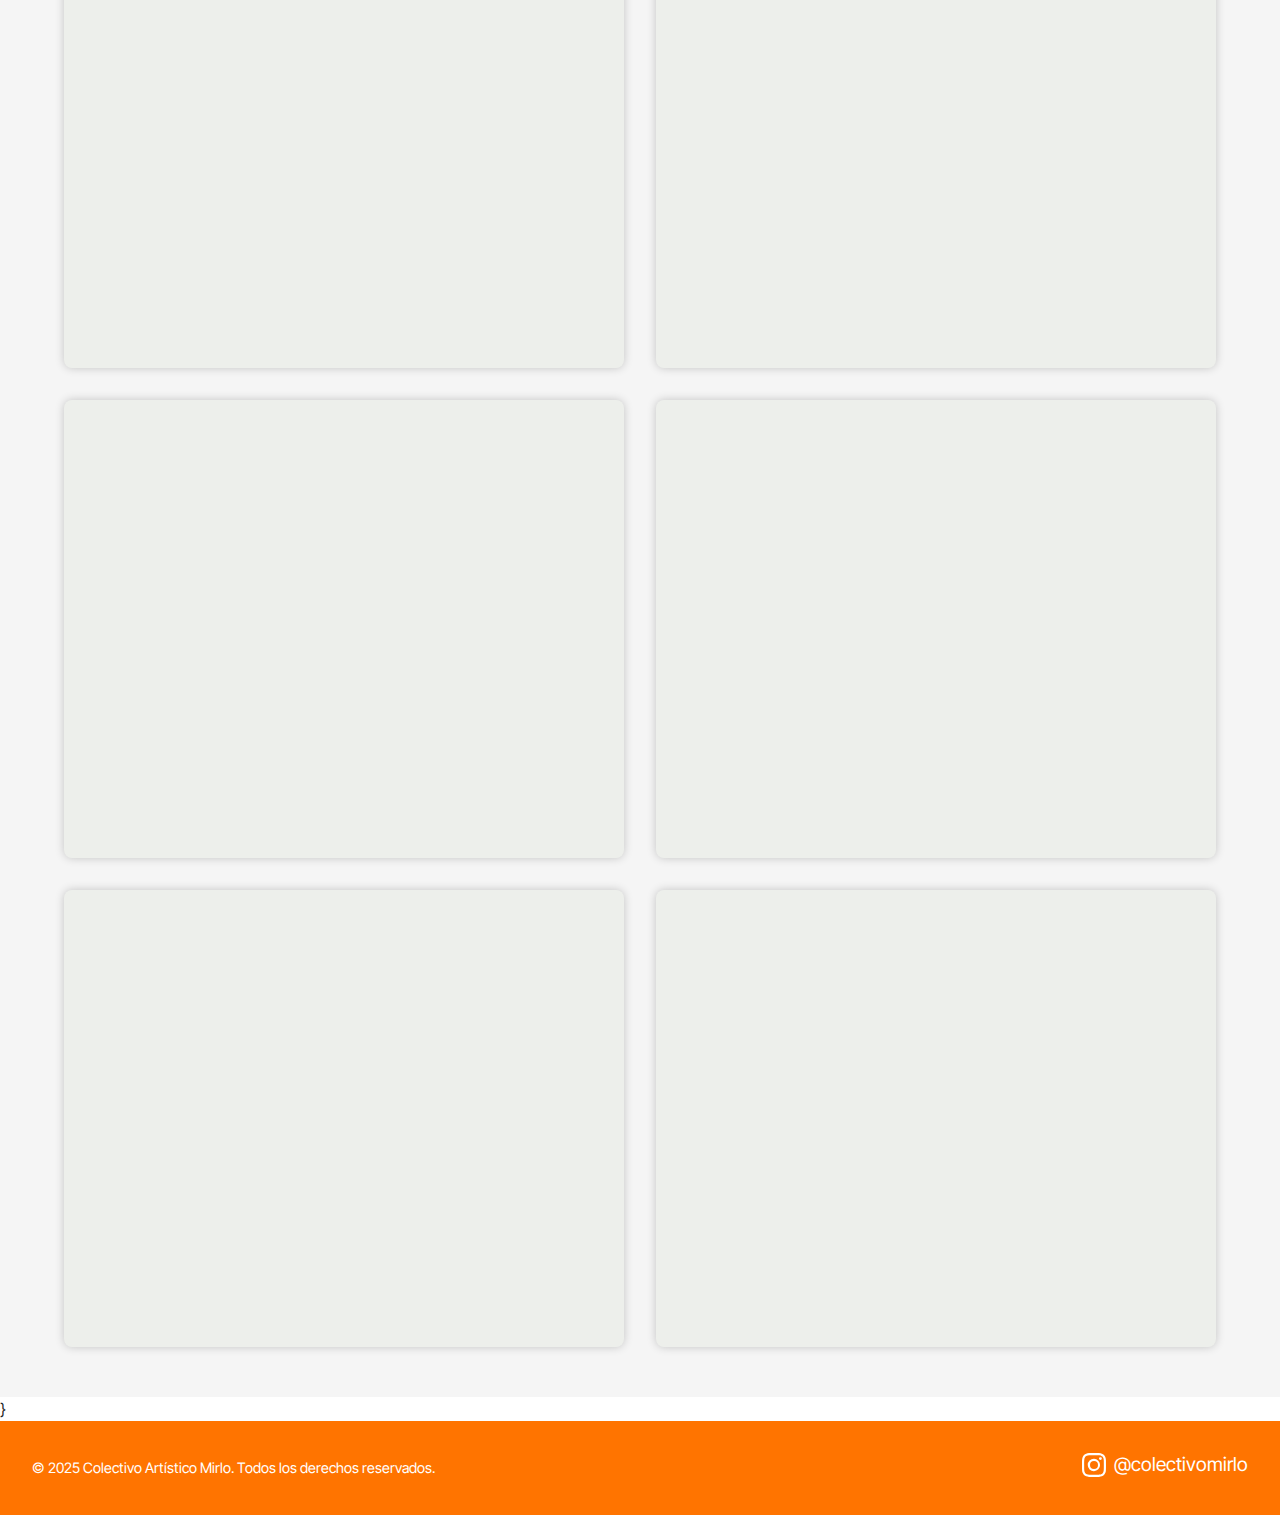
<file: page3.html>
<!DOCTYPE html>
<html lang="es">
<head>
  <!-- Site made with Mobirise Website Builder v6.1.9, https://mobirise.com -->
  <meta charset="UTF-8">
  <meta http-equiv="X-UA-Compatible" content="IE=edge">
  <meta name="generator" content="Mobirise v6.1.9, mobirise.com">
  <meta name="viewport" content="width=device-width, initial-scale=1, minimum-scale=1">
  <link rel="shortcut icon" href="assets/images/logocolectivomirlo-137x137.png" type="image/x-icon">
  <meta name="description" content="">
  
  
  <title>Fanzines</title>
  <link rel="stylesheet" href="assets/web/assets/mobirise-icons2/mobirise2.css">
  <link rel="stylesheet" href="assets/bootstrap/css/bootstrap.min.css">
  <link rel="stylesheet" href="assets/animatecss/animate.css">
  <link rel="stylesheet" href="assets/dropdown/css/style.css">
  <link rel="stylesheet" href="assets/theme/css/style.css">
  <link rel="preload" href="https://fonts.googleapis.com/css?family=Inter+Tight:100,200,300,400,500,600,700,800,900,100i,200i,300i,400i,500i,600i,700i,800i,900i&display=swap" as="style" onload="this.onload=null;this.rel='stylesheet'">
  <noscript><link rel="stylesheet" href="https://fonts.googleapis.com/css?family=Inter+Tight:100,200,300,400,500,600,700,800,900,100i,200i,300i,400i,500i,600i,700i,800i,900i&display=swap"></noscript>
  <link rel="preload" as="style" href="assets/mobirise/css/mbr-additional.css?v=4dbHQi"><link rel="stylesheet" href="assets/mobirise/css/mbr-additional.css?v=4dbHQi" type="text/css">

  <style>
    .fanzines-section {
      padding: 100px 0 50px 0;
      background: #f5f5f5;
    }
    .grid {
      display: grid;
      grid-template-columns: repeat(auto-fit, minmax(500px, 1fr));
      gap: 2rem;
      padding: 0 2rem;
      margin-top: 3rem;
    }
    .book {
      background: #EDEFEB;
      border-radius: 8px;
      box-shadow: 0 0 10px rgba(0,0,0,0.2);
      padding: 1.5rem;
      text-align: center;
      transition: transform 0.3s ease, box-shadow 0.3s ease;
    }
    .book:hover {
      transform: translateY(-5px);
      box-shadow: 0 5px 20px rgba(0,0,0,0.3);
    }
    .book h2 {
      font-size: 1.3rem;
      margin-bottom: 0.5rem;
      color: #333;
    }
    .book h4 {
      font-size: 0.9rem;
      color: #666;
      margin-bottom: 1rem;
      font-weight: normal;
    }
    .book iframe {
      width: 100%;
      height: 350px;
      border: none;
      border-radius: 4px;
    }
    @media (max-width: 768px) {
      .grid {
        grid-template-columns: 1fr;
        gap: 1.5rem;
      }
      .book iframe {
        height: 300px;
      }
    }
  </style>
  
</head>
<body>
  
  <section data-bs-version="5.1" class="menu menu5 cid-v1PVir9yWy" once="menu" id="menu05-22">
	

	<nav class="navbar navbar-dropdown navbar-fixed-top navbar-expand-lg">
		<div class="container">
			<div class="navbar-brand">
				<span class="navbar-logo">
					<a href="index.html">
						<img src="assets/images/logocolectivomirlo-137x137.png" alt="Mobirise Website Builder" style="height: 4.3rem;">
					</a>
				</span>
				<span class="navbar-caption-wrap"><a class="navbar-caption text-black text-primary display-4" href="index.html">Colectivo artistico Mirlo</a></span>
			</div>
			<button class="navbar-toggler" type="button" data-toggle="collapse" data-bs-toggle="collapse" data-target="#navbarSupportedContent" data-bs-target="#navbarSupportedContent" aria-controls="navbarNavAltMarkup" aria-expanded="false" aria-label="Toggle navigation">
				<div class="hamburger">
					<span></span>
					<span></span>
					<span></span>
					<span></span>
				</div>
			</button>
			<div class="collapse navbar-collapse" id="navbarSupportedContent">
				<ul class="navbar-nav nav-dropdown nav-right" data-app-modern-menu="true"><li class="nav-item">
						<a class="nav-link link text-black text-primary display-4" href="page1.html"><span class="mobi-mbri mobi-mbri-rocket mbr-iconfont mbr-iconfont-btn"></span>Pines</a>
					</li>
					<li class="nav-item">
						<a class="nav-link link text-black text-primary display-4" href="page2.html" aria-expanded="false"><span class="mobi-mbri mobi-mbri-photo mbr-iconfont mbr-iconfont-btn"></span>Stickers</a>
					</li>
					<li class="nav-item">
						<a class="nav-link link text-black text-primary display-4" href="page3.html"><span class="mobi-mbri mobi-mbri-pages mbr-iconfont mbr-iconfont-btn"></span>Fanzines<br></a>
					</li></ul>
				
			</div>
		</div>
	</nav>
</section>

<section data-bs-version="5.1" class="fanzines-section" id="fanzines-section">
  <div class="position-relative">
    <div class="container-fluid">
      <div class="row justify-content-center">
        <div class="col-12 content-head">
          <div class="mbr-section-head mb-5">
            <h4 class="mbr-section-title mbr-fonts-style align-center mb-0 display-2">
              <strong><br></strong><br><strong>Fanzinoteca</strong></h4>
            <h5 class="mbr-section-subtitle mbr-fonts-style align-center mb-0 mt-4 display-7">
              Nuestra biblioteca virtual de fanzines. Explora una colección diversa de creaciones artísticas, literarias y gráficas elaboradas por el colectivo y otros artistas independientes. <br> Cada fanzine es una ventana única a diferentes mundos creativos.
            </h5>
          </div>
        </div>
      </div>
    </div>

    <div class="container">
      <div class="grid">
        <div class="book">
          <h2>Hurbanistorias Fanzine</h2>
          <h4>por @tintointravenoso</h4>
          <iframe src="https://online.anyflip.com/druum/ugfx/"  
            seamless="seamless" scrolling="no" frameborder="0" 
            allowtransparency="true" allowfullscreen="true"></iframe>
        </div>

        <div class="book">
          <h2>The hidden Meaning</h2>
          <h4>por Liza</h4>
          <iframe src="https://online.anyflip.com/druum/uoml/"  
            seamless="seamless" scrolling="no" frameborder="0" 
            allowtransparency="true" allowfullscreen="true"></iframe>
        </div>

        <div class="book">
          <h2>(Fan)zine Vagonómico</h2>
          <h4>por Colectivo Vagonómico</h4>
          <iframe src="https://online.anyflip.com/gskkd/kxat/index.html"  
            seamless="seamless" scrolling="no" frameborder="0" 
            allowtransparency="true" allowfullscreen="true"></iframe>
        </div>

        <div class="book">
          <h2>Hanyu Fanzine</h2>
          <h4>por @caromon</h4>
          <iframe src="https://online.anyflip.com/druum/mqhe/"  
            seamless="seamless" scrolling="no" frameborder="0" 
            allowtransparency="true" allowfullscreen="true"></iframe>
        </div>

        <div class="book">
          <h2>Fanzine Lírico</h2>
          <h4>por @caromon</h4>
          <iframe src="https://online.anyflip.com/druum/citr/"  
            seamless="seamless" scrolling="no" frameborder="0" 
            allowtransparency="true" allowfullscreen="true"></iframe>
        </div>

        <div class="book">
          <h2>Michi-zine</h2>
          <h4>por @caromon</h4>
          <iframe src="https://online.anyflip.com/druum/wgei/"  
            seamless="seamless" scrolling="no" frameborder="0" 
            allowtransparency="true" allowfullscreen="true"></iframe>
        </div>

        <div class="book">
          <h2>Sombra de Brea</h2>
          <h4>por @metaphora_nott</h4>
          <iframe src="https://online.anyflip.com/gskkd/xgtn/"  
            seamless="seamless" scrolling="no" frameborder="0" 
            allowtransparency="true" allowfullscreen="true"></iframe>
        </div>

        <div class="book">
          <h2>Sombra de Brea 2</h2>
          <h4>por @metaphora_nott</h4>
          <iframe src="https://online.anyflip.com/gskkd/dfyr/index.html"  
            seamless="seamless" scrolling="no" frameborder="0" 
            allowtransparency="true" allowfullscreen="true"></iframe>
        </div>

        <div class="book">
          <h2>Sombra de Brea 3</h2>
          <h4>por @metaphora_nott</h4>
          <iframe src="https://online.anyflip.com/gskkd/pbot/index.html"  
            seamless="seamless" scrolling="no" frameborder="0" 
            allowtransparency="true" allowfullscreen="true"></iframe>
        </div>

        <div class="book">
          <h2>Hijos del Calor y la Noche</h2>
          <h4>por @_koriori</h4>
          <iframe src="https://online.anyflip.com/gskkd/kgip/index.html"  
            seamless="seamless" scrolling="no" frameborder="0" 
            allowtransparency="true" allowfullscreen="true"></iframe>
        </div>

      </div>
    </div>
  </div>
</section>

<script src="assets/bootstrap/js/bootstrap.bundle.min.js"></script>  
<script src="assets/smoothscroll/smooth-scroll.js"></script>  
<script src="assets/ytplayer/index.js"></script>  
<script src="assets/dropdown/js/navbar-dropdown.js"></script>  
<script src="assets/theme/js/script.js"></script>  
  
  
<input name="animation" type="hidden">}

	<footer class="footer-section" style="background-color: #FF7400; color: #ffffff; padding: 2rem 0;">
	<div class="container">
		<div class="row align-items-center">
			<div class="col-md-6 text-center text-md-start mb-3 mb-md-0">
				<p style="margin: 0; font-size: 0.9rem;">© 2025 Colectivo Artístico Mirlo. Todos los derechos reservados.</p>
			</div>
			<div class="col-md-6 text-center text-md-end">
				<a href="https://www.instagram.com/colectivomirlo/" target="_blank" style="color: #ffffff; text-decoration: none; font-size: 1.2rem; display: inline-flex; align-items: center; gap: 0.5rem;">
					<svg xmlns="http://www.w3.org/2000/svg" width="24" height="24" fill="currentColor" viewBox="0 0 16 16">
						<path d="M8 0C5.829 0 5.556.01 4.703.048 3.85.088 3.269.222 2.76.42a3.917 3.917 0 0 0-1.417.923A3.927 3.927 0 0 0 .42 2.76C.222 3.268.087 3.85.048 4.7.01 5.555 0 5.827 0 8.001c0 2.172.01 2.444.048 3.297.04.852.174 1.433.372 1.942.205.526.478.972.923 1.417.444.445.89.719 1.416.923.51.198 1.09.333 1.942.372C5.555 15.99 5.827 16 8 16s2.444-.01 3.298-.048c.851-.04 1.434-.174 1.943-.372a3.916 3.916 0 0 0 1.416-.923c.445-.445.718-.891.923-1.417.197-.509.332-1.09.372-1.942C15.99 10.445 16 10.173 16 8s-.01-2.445-.048-3.299c-.04-.851-.175-1.433-.372-1.941a3.926 3.926 0 0 0-.923-1.417A3.911 3.911 0 0 0 13.24.42c-.51-.198-1.092-.333-1.943-.372C10.443.01 10.172 0 7.998 0h.003zm-.717 1.442h.718c2.136 0 2.389.007 3.232.046.78.035 1.204.166 1.486.275.373.145.64.319.92.599.28.28.453.546.598.92.11.281.24.705.275 1.485.039.843.047 1.096.047 3.231s-.008 2.389-.047 3.232c-.035.78-.166 1.203-.275 1.485a2.47 2.47 0 0 1-.599.919c-.28.28-.546.453-.92.598-.28.11-.704.24-1.485.276-.843.038-1.096.047-3.232.047s-2.39-.009-3.233-.047c-.78-.036-1.203-.166-1.485-.276a2.478 2.478 0 0 1-.92-.598 2.48 2.48 0 0 1-.6-.92c-.109-.281-.24-.705-.275-1.485-.038-.843-.046-1.096-.046-3.233 0-2.136.008-2.388.046-3.231.036-.78.166-1.204.276-1.486.145-.373.319-.64.599-.92.28-.28.546-.453.92-.598.282-.11.705-.24 1.485-.276.738-.034 1.024-.044 2.515-.045v.002zm4.988 1.328a.96.96 0 1 0 0 1.92.96.96 0 0 0 0-1.92zm-4.27 1.122a4.109 4.109 0 1 0 0 8.217 4.109 4.109 0 0 0 0-8.217zm0 1.441a2.667 2.667 0 1 1 0 5.334 2.667 2.667 0 0 1 0-5.334z"/>
					</svg>
					@colectivomirlo
				</a>
			</div>
		</div>
	</div>
</footer>
	
</body>
</html>
</file>
<file: assets/web/assets/mobirise-icons2/mobirise2.css>
@font-face {
  font-family: 'Moririse2';
  font-display: swap;
  src:  url('mobirise2.eot?f2bix4');
  src:  url('mobirise2.eot?f2bix4#iefix') format('embedded-opentype'),
    url('mobirise2.woff2?f2bix4') format('woff2'),
    url('mobirise2.woff?f2bix4') format('woff'),
    url('mobirise2.ttf?f2bix4') format('truetype'),
    url('mobirise2.svg?f2bix4#mobirise2') format('svg');
  font-weight: normal;
  font-style: normal;
}

[class^="mobi-"], [class*=" mobi-"] {
  /* use !important to prevent issues with browser extensions that change fonts */
  font-family: 'Moririse2' !important;
  speak: none;
  font-style: normal;
  font-weight: normal;
  font-variant: normal;
  text-transform: none;
  line-height: 1;

  /* Better Font Rendering =========== */
  -webkit-font-smoothing: antialiased;
  -moz-osx-font-smoothing: grayscale;
}

.mobi-mbri-add-submenu:before {
  content: "\e900";
}
.mobi-mbri-alert:before {
  content: "\e901";
}
.mobi-mbri-align-center:before {
  content: "\e902";
}
.mobi-mbri-align-justify:before {
  content: "\e903";
}
.mobi-mbri-align-left:before {
  content: "\e904";
}
.mobi-mbri-align-right:before {
  content: "\e905";
}
.mobi-mbri-android:before {
  content: "\e906";
}
.mobi-mbri-apple:before {
  content: "\e907";
}
.mobi-mbri-arrow-down:before {
  content: "\e908";
}
.mobi-mbri-arrow-next:before {
  content: "\e909";
}
.mobi-mbri-arrow-prev:before {
  content: "\e90a";
}
.mobi-mbri-arrow-up:before {
  content: "\e90b";
}
.mobi-mbri-bold:before {
  content: "\e90c";
}
.mobi-mbri-bookmark:before {
  content: "\e90d";
}
.mobi-mbri-bootstrap:before {
  content: "\e90e";
}
.mobi-mbri-briefcase:before {
  content: "\e90f";
}
.mobi-mbri-browse:before {
  content: "\e910";
}
.mobi-mbri-bulleted-list:before {
  content: "\e911";
}
.mobi-mbri-calendar:before {
  content: "\e912";
}
.mobi-mbri-camera:before {
  content: "\e913";
}
.mobi-mbri-cart-add:before {
  content: "\e914";
}
.mobi-mbri-cart-full:before {
  content: "\e915";
}
.mobi-mbri-cash:before {
  content: "\e916";
}
.mobi-mbri-change-style:before {
  content: "\e917";
}
.mobi-mbri-chat:before {
  content: "\e918";
}
.mobi-mbri-clock:before {
  content: "\e919";
}
.mobi-mbri-close:before {
  content: "\e91a";
}
.mobi-mbri-cloud:before {
  content: "\e91b";
}
.mobi-mbri-code:before {
  content: "\e91c";
}
.mobi-mbri-contact-form:before {
  content: "\e91d";
}
.mobi-mbri-credit-card:before {
  content: "\e91e";
}
.mobi-mbri-cursor-click:before {
  content: "\e91f";
}
.mobi-mbri-cust-feedback:before {
  content: "\e920";
}
.mobi-mbri-database:before {
  content: "\e921";
}
.mobi-mbri-delivery:before {
  content: "\e922";
}
.mobi-mbri-desktop:before {
  content: "\e923";
}
.mobi-mbri-devices:before {
  content: "\e924";
}
.mobi-mbri-down:before {
  content: "\e925";
}
.mobi-mbri-download-2:before {
  content: "\e926";
}
.mobi-mbri-download:before {
  content: "\e927";
}
.mobi-mbri-drag-n-drop-2:before {
  content: "\e928";
}
.mobi-mbri-drag-n-drop:before {
  content: "\e929";
}
.mobi-mbri-edit-2:before {
  content: "\e92a";
}
.mobi-mbri-edit:before {
  content: "\e92b";
}
.mobi-mbri-error:before {
  content: "\e92c";
}
.mobi-mbri-extension:before {
  content: "\e92d";
}
.mobi-mbri-features:before {
  content: "\e92e";
}
.mobi-mbri-file:before {
  content: "\e92f";
}
.mobi-mbri-flag:before {
  content: "\e930";
}
.mobi-mbri-folder:before {
  content: "\e931";
}
.mobi-mbri-gift:before {
  content: "\e932";
}
.mobi-mbri-github:before {
  content: "\e933";
}
.mobi-mbri-globe-2:before {
  content: "\e934";
}
.mobi-mbri-globe:before {
  content: "\e935";
}
.mobi-mbri-growing-chart:before {
  content: "\e936";
}
.mobi-mbri-hearth:before {
  content: "\e937";
}
.mobi-mbri-help:before {
  content: "\e938";
}
.mobi-mbri-home:before {
  content: "\e939";
}
.mobi-mbri-hot-cup:before {
  content: "\e93a";
}
.mobi-mbri-idea:before {
  content: "\e93b";
}
.mobi-mbri-image-gallery:before {
  content: "\e93c";
}
.mobi-mbri-image-slider:before {
  content: "\e93d";
}
.mobi-mbri-info:before {
  content: "\e93e";
}
.mobi-mbri-italic:before {
  content: "\e93f";
}
.mobi-mbri-key:before {
  content: "\e940";
}
.mobi-mbri-laptop:before {
  content: "\e941";
}
.mobi-mbri-layers:before {
  content: "\e942";
}
.mobi-mbri-left-right:before {
  content: "\e943";
}
.mobi-mbri-left:before {
  content: "\e944";
}
.mobi-mbri-letter:before {
  content: "\e945";
}
.mobi-mbri-like:before {
  content: "\e946";
}
.mobi-mbri-link:before {
  content: "\e947";
}
.mobi-mbri-lock:before {
  content: "\e948";
}
.mobi-mbri-login:before {
  content: "\e949";
}
.mobi-mbri-logout:before {
  content: "\e94a";
}
.mobi-mbri-magic-stick:before {
  content: "\e94b";
}
.mobi-mbri-map-pin:before {
  content: "\e94c";
}
.mobi-mbri-menu:before {
  content: "\e94d";
}
.mobi-mbri-mobile-2:before {
  content: "\e94e";
}
.mobi-mbri-mobile-horizontal:before {
  content: "\e94f";
}
.mobi-mbri-mobile:before {
  content: "\e950";
}
.mobi-mbri-mobirise:before {
  content: "\e951";
}
.mobi-mbri-more-horizontal:before {
  content: "\e952";
}
.mobi-mbri-more-vertical:before {
  content: "\e953";
}
.mobi-mbri-music:before {
  content: "\e954";
}
.mobi-mbri-new-file:before {
  content: "\e955";
}
.mobi-mbri-numbered-list:before {
  content: "\e956";
}
.mobi-mbri-opened-folder:before {
  content: "\e957";
}
.mobi-mbri-pages:before {
  content: "\e958";
}
.mobi-mbri-paper-plane:before {
  content: "\e959";
}
.mobi-mbri-paperclip:before {
  content: "\e95a";
}
.mobi-mbri-phone:before {
  content: "\e95b";
}
.mobi-mbri-photo:before {
  content: "\e95c";
}
.mobi-mbri-photos:before {
  content: "\e95d";
}
.mobi-mbri-pin:before {
  content: "\e95e";
}
.mobi-mbri-play:before {
  content: "\e95f";
}
.mobi-mbri-plus:before {
  content: "\e960";
}
.mobi-mbri-preview:before {
  content: "\e961";
}
.mobi-mbri-print:before {
  content: "\e962";
}
.mobi-mbri-protect:before {
  content: "\e963";
}
.mobi-mbri-question:before {
  content: "\e964";
}
.mobi-mbri-quote-left:before {
  content: "\e965";
}
.mobi-mbri-quote-right:before {
  content: "\e966";
}
.mobi-mbri-redo:before {
  content: "\e967";
}
.mobi-mbri-refresh:before {
  content: "\e968";
}
.mobi-mbri-responsive-2:before {
  content: "\e969";
}
.mobi-mbri-responsive:before {
  content: "\e96a";
}
.mobi-mbri-right:before {
  content: "\e96b";
}
.mobi-mbri-rocket:before {
  content: "\e96c";
}
.mobi-mbri-sad-face:before {
  content: "\e96d";
}
.mobi-mbri-sale:before {
  content: "\e96e";
}
.mobi-mbri-save:before {
  content: "\e96f";
}
.mobi-mbri-search:before {
  content: "\e970";
}
.mobi-mbri-setting-2:before {
  content: "\e971";
}
.mobi-mbri-setting-3:before {
  content: "\e972";
}
.mobi-mbri-setting:before {
  content: "\e973";
}
.mobi-mbri-share:before {
  content: "\e974";
}
.mobi-mbri-shopping-bag:before {
  content: "\e975";
}
.mobi-mbri-shopping-basket:before {
  content: "\e976";
}
.mobi-mbri-shopping-cart:before {
  content: "\e977";
}
.mobi-mbri-sites:before {
  content: "\e978";
}
.mobi-mbri-smile-face:before {
  content: "\e979";
}
.mobi-mbri-speed:before {
  content: "\e97a";
}
.mobi-mbri-star:before {
  content: "\e97b";
}
.mobi-mbri-success:before {
  content: "\e97c";
}
.mobi-mbri-sun:before {
  content: "\e97d";
}
.mobi-mbri-sun2:before {
  content: "\e97e";
}
.mobi-mbri-tablet-vertical:before {
  content: "\e97f";
}
.mobi-mbri-tablet:before {
  content: "\e980";
}
.mobi-mbri-target:before {
  content: "\e981";
}
.mobi-mbri-timer:before {
  content: "\e982";
}
.mobi-mbri-to-ftp:before {
  content: "\e983";
}
.mobi-mbri-to-local-drive:before {
  content: "\e984";
}
.mobi-mbri-touch-swipe:before {
  content: "\e985";
}
.mobi-mbri-touch:before {
  content: "\e986";
}
.mobi-mbri-trash:before {
  content: "\e987";
}
.mobi-mbri-underline:before {
  content: "\e988";
}
.mobi-mbri-undo:before {
  content: "\e989";
}
.mobi-mbri-unlink:before {
  content: "\e98a";
}
.mobi-mbri-unlock:before {
  content: "\e98b";
}
.mobi-mbri-up-down:before {
  content: "\e98c";
}
.mobi-mbri-up:before {
  content: "\e98d";
}
.mobi-mbri-update:before {
  content: "\e98e";
}
.mobi-mbri-upload-2:before {
  content: "\e98f";
}
.mobi-mbri-upload:before {
  content: "\e990";
}
.mobi-mbri-user-2:before {
  content: "\e991";
}
.mobi-mbri-user:before {
  content: "\e992";
}
.mobi-mbri-users:before {
  content: "\e993";
}
.mobi-mbri-video-play:before {
  content: "\e994";
}
.mobi-mbri-video:before {
  content: "\e995";
}
.mobi-mbri-watch:before {
  content: "\e996";
}
.mobi-mbri-website-theme-2:before {
  content: "\e997";
}
.mobi-mbri-website-theme:before {
  content: "\e998";
}
.mobi-mbri-wifi:before {
  content: "\e999";
}
.mobi-mbri-windows:before {
  content: "\e99a";
}
.mobi-mbri-zoom-in:before {
  content: "\e99b";
}
.mobi-mbri-zoom-out:before {
  content: "\e99c";
}
</file>
<file: assets/dropdown/css/style.css>
.navbar-dropdown {
  left: 0;
  padding: 0;
  position: absolute;
  right: 0;
  top: 0;
  transition: all 0.45s ease;
  z-index: 1030;
  background: #282828; }
  .navbar-dropdown .navbar-logo {
    margin-right: 0.8rem;
    transition: margin 0.3s ease-in-out;
    vertical-align: middle; }
    .navbar-dropdown .navbar-logo img {
      height: 3.125rem;
      transition: all 0.3s ease-in-out; }
    .navbar-dropdown .navbar-logo.mbr-iconfont {
      font-size: 3.125rem;
      line-height: 3.125rem; }
  .navbar-dropdown .navbar-caption {
    font-weight: 700;
    white-space: normal;
    vertical-align: -4px;
    line-height: 3.125rem !important; }
    .navbar-dropdown .navbar-caption, .navbar-dropdown .navbar-caption:hover {
      color: inherit;
      text-decoration: none; }
  .navbar-dropdown .mbr-iconfont + .navbar-caption {
    vertical-align: -1px; }
  .navbar-dropdown.navbar-fixed-top {
    position: fixed; }
  .navbar-dropdown .navbar-brand span {
    vertical-align: -4px; }
  .navbar-dropdown.bg-color.transparent {
    background: none; }
  .navbar-dropdown.navbar-short .navbar-brand {
    padding: 0.625rem 0; }
    .navbar-dropdown.navbar-short .navbar-brand span {
      vertical-align: -1px; }
  .navbar-dropdown.navbar-short .navbar-caption {
    line-height: 2.375rem !important;
    vertical-align: -2px; }
  .navbar-dropdown.navbar-short .navbar-logo {
    margin-right: 0.5rem; }
    .navbar-dropdown.navbar-short .navbar-logo img {
      height: 2.375rem; }
    .navbar-dropdown.navbar-short .navbar-logo.mbr-iconfont {
      font-size: 2.375rem;
      line-height: 2.375rem; }
  .navbar-dropdown.navbar-short .mbr-table-cell {
    height: 3.625rem; }
  .navbar-dropdown .navbar-close {
    left: 0.6875rem;
    position: fixed;
    top: 0.75rem;
    z-index: 1000; }
  .navbar-dropdown .hamburger-icon {
    content: "";
    display: inline-block;
    vertical-align: middle;
    width: 16px;
    -webkit-box-shadow: 0 -6px 0 1px #282828,0 0 0 1px #282828,0 6px 0 1px #282828;
    -moz-box-shadow: 0 -6px 0 1px #282828,0 0 0 1px #282828,0 6px 0 1px #282828;
    box-shadow: 0 -6px 0 1px #282828,0 0 0 1px #282828,0 6px 0 1px #282828; }

.dropdown-menu .dropdown-toggle[data-toggle="dropdown-submenu"]::after {
  border-bottom: 0.35em solid transparent;
  border-left: 0.35em solid;
  border-right: 0;
  border-top: 0.35em solid transparent;
  margin-left: 0.3rem; }

.dropdown-menu .dropdown-item:focus {
  outline: 0; }

.nav-dropdown {
  font-size: 0.75rem;
  font-weight: 500;
  height: auto !important; }
  .nav-dropdown .nav-btn {
    padding-left: 1rem; }
  .nav-dropdown .link {
    margin: .667em 1.667em;
    font-weight: 500;
    padding: 0;
    transition: color .2s ease-in-out; }
    .nav-dropdown .link.dropdown-toggle {
      margin-right: 2.583em; }
      .nav-dropdown .link.dropdown-toggle::after {
        margin-left: .25rem;
        border-top: 0.35em solid;
        border-right: 0.35em solid transparent;
        border-left: 0.35em solid transparent;
        border-bottom: 0; }
      .nav-dropdown .link.dropdown-toggle[aria-expanded="true"] {
        margin: 0;
        padding: 0.667em 3.263em  0.667em 1.667em; }
  .nav-dropdown .link::after,
  .nav-dropdown .dropdown-item::after {
    color: inherit; }
  .nav-dropdown .btn {
    font-size: 0.75rem;
    font-weight: 700;
    letter-spacing: 0;
    margin-bottom: 0;
    padding-left: 1.25rem;
    padding-right: 1.25rem; }
  .nav-dropdown .dropdown-menu {
    border-radius: 0;
    border: 0;
    left: 0;
    margin: 0;
    padding-bottom: 1.25rem;
    padding-top: 1.25rem;
    position: relative; }
  .nav-dropdown .dropdown-submenu {
    margin-left: 0.125rem;
    top: 0; }
  .nav-dropdown .dropdown-item {
    font-weight: 500;
    line-height: 2;
    padding: 0.3846em 4.615em 0.3846em 1.5385em;
    position: relative;
    transition: color .2s ease-in-out, background-color .2s ease-in-out; }
    .nav-dropdown .dropdown-item::after {
      margin-top: -0.3077em;
      position: absolute;
      right: 1.1538em;
      top: 50%; }
    .nav-dropdown .dropdown-item:focus, .nav-dropdown .dropdown-item:hover {
      background: none; }

@media (max-width: 767px) {
  .nav-dropdown.navbar-toggleable-sm {
    bottom: 0;
    display: none;
    left: 0;
    overflow-x: hidden;
    position: fixed;
    top: 0;
    transform: translateX(-100%);
    -ms-transform: translateX(-100%);
    -webkit-transform: translateX(-100%);
    width: 18.75rem;
    z-index: 999; } }
.nav-dropdown.navbar-toggleable-xl {
  bottom: 0;
  display: none;
  left: 0;
  overflow-x: hidden;
  position: fixed;
  top: 0;
  transform: translateX(-100%);
  -ms-transform: translateX(-100%);
  -webkit-transform: translateX(-100%);
  width: 18.75rem;
  z-index: 999; }

.nav-dropdown-sm {
  display: block !important;
  overflow-x: hidden;
  overflow: auto;
  padding-top: 3.875rem; }
  .nav-dropdown-sm::after {
    content: "";
    display: block;
    height: 3rem;
    width: 100%; }
  .nav-dropdown-sm.collapse.in ~ .navbar-close {
    display: block !important; }
  .nav-dropdown-sm.collapsing, .nav-dropdown-sm.collapse.in {
    transform: translateX(0);
    -ms-transform: translateX(0);
    -webkit-transform: translateX(0);
    transition: all 0.25s ease-out;
    -webkit-transition: all 0.25s ease-out;
    background: #282828; }
  .nav-dropdown-sm.collapsing[aria-expanded="false"] {
    transform: translateX(-100%);
    -ms-transform: translateX(-100%);
    -webkit-transform: translateX(-100%); }
  .nav-dropdown-sm .nav-item {
    display: block;
    margin-left: 0 !important;
    padding-left: 0; }
  .nav-dropdown-sm .link,
  .nav-dropdown-sm .dropdown-item {
    border-top: 1px dotted rgba(255, 255, 255, 0.1);
    font-size: 0.8125rem;
    line-height: 1.6;
    margin: 0 !important;
    padding: 0.875rem 2.4rem 0.875rem 1.5625rem !important;
    position: relative;
    white-space: normal; }
    .nav-dropdown-sm .link:focus, .nav-dropdown-sm .link:hover,
    .nav-dropdown-sm .dropdown-item:focus,
    .nav-dropdown-sm .dropdown-item:hover {
      background: rgba(0, 0, 0, 0.2) !important;
      color: #c0a375; }
  .nav-dropdown-sm .nav-btn {
    position: relative;
    padding: 1.5625rem 1.5625rem 0 1.5625rem; }
    .nav-dropdown-sm .nav-btn::before {
      border-top: 1px dotted rgba(255, 255, 255, 0.1);
      content: "";
      left: 0;
      position: absolute;
      top: 0;
      width: 100%; }
    .nav-dropdown-sm .nav-btn + .nav-btn {
      padding-top: 0.625rem; }
      .nav-dropdown-sm .nav-btn + .nav-btn::before {
        display: none; }
  .nav-dropdown-sm .btn {
    padding: 0.625rem 0; }
  .nav-dropdown-sm .dropdown-toggle[data-toggle="dropdown-submenu"]::after {
    margin-left: .25rem;
    border-top: 0.35em solid;
    border-right: 0.35em solid transparent;
    border-left: 0.35em solid transparent;
    border-bottom: 0; }
  .nav-dropdown-sm .dropdown-toggle[data-toggle="dropdown-submenu"][aria-expanded="true"]::after {
    border-top: 0;
    border-right: 0.35em solid transparent;
    border-left: 0.35em solid transparent;
    border-bottom: 0.35em solid; }
  .nav-dropdown-sm .dropdown-menu {
    margin: 0;
    padding: 0;
    position: relative;
    top: 0;
    left: 0;
    width: 100%;
    border: 0;
    float: none;
    border-radius: 0;
    background: none; }
  .nav-dropdown-sm .dropdown-submenu {
    left: 100%;
    margin-left: 0.125rem;
    margin-top: -1.25rem;
    top: 0; }

.navbar-toggleable-sm .nav-dropdown .dropdown-menu {
  position: absolute; }

.navbar-toggleable-sm .nav-dropdown .dropdown-submenu {
  left: 100%;
  margin-left: 0.125rem;
  margin-top: -1.25rem;
  top: 0; }

.navbar-toggleable-sm.opened .nav-dropdown .dropdown-menu {
  position: relative; }

.navbar-toggleable-sm.opened .nav-dropdown .dropdown-submenu {
  left: 0;
  margin-left: 00rem;
  margin-top: 0rem;
  top: 0; }

.is-builder .nav-dropdown.collapsing {
  transition: none !important; }
</file>
<file: assets/theme/css/style.css>
@charset "UTF-8";
section {
  background-color: #ffffff;
}

body {
  font-style: normal;
  line-height: 1.5;
  font-weight: 400;
  color: #232323;
  position: relative;
}

button {
  background-color: transparent;
  border-color: transparent;
}

.embla__button,
.carousel-control {
  background-color: #edefea !important;
  opacity: 0.8 !important;
  color: #464845 !important;
  border-color: #edefea !important;
}

.carousel .close,
.modalWindow .close {
  background-color: #edefea !important;
  color: #464845 !important;
  border-color: #edefea !important;
  opacity: 0.8 !important;
}

.carousel .close:hover,
.modalWindow .close:hover {
  opacity: 1 !important;
}

.carousel-indicators li {
  background-color: #edefea !important;
  border: 2px solid #464845 !important;
}

.carousel-indicators li:hover,
.carousel-indicators li:active {
  opacity: 0.8 !important;
}

.embla__button:hover,
.carousel-control:hover {
  background-color: #edefea !important;
  opacity: 1 !important;
}

.modalWindow-video-container {
  height: 80%;
}

section,
.container,
.container-fluid {
  position: relative;
  word-wrap: break-word;
}

a.mbr-iconfont:hover {
  text-decoration: none;
}

.article .lead p,
.article .lead ul,
.article .lead ol,
.article .lead pre,
.article .lead blockquote {
  margin-bottom: 0;
}

a {
  font-style: normal;
  font-weight: 400;
  cursor: pointer;
}
a, a:hover {
  text-decoration: none;
}

.mbr-section-title {
  font-style: normal;
  line-height: 1.3;
}

.mbr-section-subtitle {
  line-height: 1.3;
}

.mbr-text {
  font-style: normal;
  line-height: 1.7;
}

h1,
h2,
h3,
h4,
h5,
h6,
.display-1,
.display-2,
.display-4,
.display-5,
.display-7,
span,
p,
a {
  line-height: 1;
  word-break: break-word;
  word-wrap: break-word;
  font-weight: 400;
}

b,
strong {
  font-weight: bold;
}

input:-webkit-autofill, input:-webkit-autofill:hover, input:-webkit-autofill:focus, input:-webkit-autofill:active {
  transition-delay: 9999s;
  -webkit-transition-property: background-color, color;
  transition-property: background-color, color;
}

textarea[type=hidden] {
  display: none;
}

section {
  background-position: 50% 50%;
  background-repeat: no-repeat;
  background-size: cover;
}
section .mbr-background-video,
section .mbr-background-video-preview {
  position: absolute;
  bottom: 0;
  left: 0;
  right: 0;
  top: 0;
}

.hidden {
  visibility: hidden;
}

.mbr-z-index20 {
  z-index: 20;
}

/*! Base colors */
.mbr-white {
  color: #ffffff;
}

.mbr-black {
  color: #111111;
}

.mbr-bg-white {
  background-color: #ffffff;
}

.mbr-bg-black {
  background-color: #000000;
}

/*! Text-aligns */
.align-left {
  text-align: left;
}

.align-center {
  text-align: center;
}

.align-right {
  text-align: right;
}

/*! Font-weight  */
.mbr-light {
  font-weight: 300;
}

.mbr-regular {
  font-weight: 400;
}

.mbr-semibold {
  font-weight: 500;
}

.mbr-bold {
  font-weight: 700;
}

/*! Media  */
.media-content {
  flex-basis: 100%;
}

.media-container-row {
  display: flex;
  flex-direction: row;
  flex-wrap: wrap;
  justify-content: center;
  align-content: center;
  align-items: start;
}
.media-container-row .media-size-item {
  width: 400px;
}

.media-container-column {
  display: flex;
  flex-direction: column;
  flex-wrap: wrap;
  justify-content: center;
  align-content: center;
  align-items: stretch;
}
.media-container-column > * {
  width: 100%;
}

@media (min-width: 992px) {
  .media-container-row {
    flex-wrap: nowrap;
  }
}
figure {
  margin-bottom: 0;
  overflow: hidden;
}

figure[mbr-media-size] {
  transition: width 0.1s;
}

img,
iframe {
  display: block;
  width: 100%;
}

.card {
  background-color: transparent;
  border: none;
}

.card-box {
  width: 100%;
}

.card-img {
  text-align: center;
  flex-shrink: 0;
  -webkit-flex-shrink: 0;
}

.media {
  max-width: 100%;
  margin: 0 auto;
}

.mbr-figure {
  align-self: center;
}

.media-container > div {
  max-width: 100%;
}

.mbr-figure img,
.card-img img {
  width: 100%;
}

@media (max-width: 991px) {
  .media-size-item {
    width: auto !important;
  }
  .media {
    width: auto;
  }
  .mbr-figure {
    width: 100% !important;
  }
}
/*! Buttons */
.mbr-section-btn {
  margin-left: -0.6rem;
  margin-right: -0.6rem;
  font-size: 0;
}

.btn {
  font-weight: 600;
  border-width: 1px;
  font-style: normal;
  margin: 0.6rem 0.6rem;
  white-space: normal;
  transition: all 0.2s ease-in-out;
  display: inline-flex;
  align-items: center;
  justify-content: center;
  word-break: break-word;
}

.btn-sm {
  font-weight: 600;
  letter-spacing: 0px;
  transition: all 0.3s ease-in-out;
}

.btn-md {
  font-weight: 600;
  letter-spacing: 0px;
  transition: all 0.3s ease-in-out;
}

.btn-lg {
  font-weight: 600;
  letter-spacing: 0px;
  transition: all 0.3s ease-in-out;
}

.btn-form {
  margin: 0;
}
.btn-form:hover {
  cursor: pointer;
}

nav .mbr-section-btn {
  margin-left: 0rem;
  margin-right: 0rem;
}

/*! Btn icon margin */
.btn .mbr-iconfont,
.btn.btn-sm .mbr-iconfont {
  order: 1;
  cursor: pointer;
  margin-left: 0.5rem;
  vertical-align: sub;
}

.btn.btn-md .mbr-iconfont,
.btn.btn-md .mbr-iconfont {
  margin-left: 0.8rem;
}

.mbr-regular {
  font-weight: 400;
}

.mbr-semibold {
  font-weight: 500;
}

.mbr-bold {
  font-weight: 700;
}

[type=submit] {
  -webkit-appearance: none;
}

/*! Full-screen */
.mbr-fullscreen .mbr-overlay {
  min-height: 100vh;
}

.mbr-fullscreen {
  display: flex;
  display: -moz-flex;
  display: -ms-flex;
  display: -o-flex;
  align-items: center;
  min-height: 100vh;
  padding-top: 3rem;
  padding-bottom: 3rem;
}

/*! Map */
.map {
  height: 25rem;
  position: relative;
}
.map iframe {
  width: 100%;
  height: 100%;
}

/*! Scroll to top arrow */
.mbr-arrow-up {
  bottom: 25px;
  right: 90px;
  position: fixed;
  text-align: right;
  z-index: 5000;
  color: #ffffff;
  font-size: 22px;
}

.mbr-arrow-up a {
  background: rgba(0, 0, 0, 0.2);
  border-radius: 50%;
  color: #fff;
  display: inline-block;
  height: 60px;
  width: 60px;
  border: 2px solid #fff;
  outline-style: none !important;
  position: relative;
  text-decoration: none;
  transition: all 0.3s ease-in-out;
  cursor: pointer;
  text-align: center;
}
.mbr-arrow-up a:hover {
  background-color: rgba(0, 0, 0, 0.4);
}
.mbr-arrow-up a i {
  line-height: 60px;
}

.mbr-arrow-up-icon {
  display: block;
  color: #fff;
}

.mbr-arrow-up-icon::before {
  content: "›";
  display: inline-block;
  font-family: serif;
  font-size: 22px;
  line-height: 1;
  font-style: normal;
  position: relative;
  top: 6px;
  left: -4px;
  transform: rotate(-90deg);
}

/*! Arrow Down */
.mbr-arrow {
  position: absolute;
  bottom: 45px;
  left: 50%;
  width: 60px;
  height: 60px;
  cursor: pointer;
  background-color: rgba(80, 80, 80, 0.5);
  border-radius: 50%;
  transform: translateX(-50%);
}
@media (max-width: 767px) {
  .mbr-arrow {
    display: none;
  }
}
.mbr-arrow > a {
  display: inline-block;
  text-decoration: none;
  outline-style: none;
  animation: arrowdown 1.7s ease-in-out infinite;
  color: #ffffff;
}
.mbr-arrow > a > i {
  position: absolute;
  top: -2px;
  left: 15px;
  font-size: 2rem;
}

#scrollToTop a i::before {
  content: "";
  position: absolute;
  display: block;
  border-bottom: 2.5px solid #fff;
  border-left: 2.5px solid #fff;
  width: 27.8%;
  height: 27.8%;
  left: 50%;
  top: 51%;
  transform: translateY(-30%) translateX(-50%) rotate(135deg);
}

@keyframes arrowdown {
  0% {
    transform: translateY(0px);
  }
  50% {
    transform: translateY(-5px);
  }
  100% {
    transform: translateY(0px);
  }
}
@media (max-width: 500px) {
  .mbr-arrow-up {
    left: 0;
    right: 0;
    text-align: center;
  }
}
/*Gradients animation*/
@keyframes gradient-animation {
  from {
    background-position: 0% 100%;
    animation-timing-function: ease-in-out;
  }
  to {
    background-position: 100% 0%;
    animation-timing-function: ease-in-out;
  }
}
.bg-gradient {
  background-size: 200% 200%;
  animation: gradient-animation 5s infinite alternate;
  -webkit-animation: gradient-animation 5s infinite alternate;
}

.menu .navbar-brand {
  display: -webkit-flex;
}
.menu .navbar-brand span {
  display: flex;
  display: -webkit-flex;
}
.menu .navbar-brand .navbar-caption-wrap {
  display: -webkit-flex;
}
.menu .navbar-brand .navbar-logo img {
  display: -webkit-flex;
  width: auto;
}
@media (min-width: 768px) and (max-width: 991px) {
  .menu .navbar-toggleable-sm .navbar-nav {
    display: -ms-flexbox;
  }
}
@media (max-width: 991px) {
  .menu .navbar-collapse {
    max-height: 93.5vh;
  }
  .menu .navbar-collapse.show {
    overflow: auto;
  }
}
@media (min-width: 992px) {
  .menu .navbar-nav.nav-dropdown {
    display: -webkit-flex;
  }
  .menu .navbar-toggleable-sm .navbar-collapse {
    display: -webkit-flex !important;
  }
  .menu .collapsed .navbar-collapse {
    max-height: 93.5vh;
  }
  .menu .collapsed .navbar-collapse.show {
    overflow: auto;
  }
}
@media (max-width: 767px) {
  .menu .navbar-collapse {
    max-height: 80vh;
  }
}

.nav-link .mbr-iconfont {
  margin-right: 0.5rem;
}

.navbar {
  display: -webkit-flex;
  -webkit-flex-wrap: wrap;
  -webkit-align-items: center;
  -webkit-justify-content: space-between;
}

.navbar-collapse {
  -webkit-flex-basis: 100%;
  -webkit-flex-grow: 1;
  -webkit-align-items: center;
}

.nav-dropdown .link {
  padding: 0.667em 1.667em !important;
  margin: 0 !important;
}

.nav {
  display: -webkit-flex;
  -webkit-flex-wrap: wrap;
}

.row {
  display: -webkit-flex;
  -webkit-flex-wrap: wrap;
}

.justify-content-center {
  -webkit-justify-content: center;
}

.form-inline {
  display: -webkit-flex;
}

.card-wrapper {
  -webkit-flex: 1;
}

.carousel-control {
  z-index: 10;
  display: -webkit-flex;
}

.carousel-controls {
  display: -webkit-flex;
}

.media {
  display: -webkit-flex;
}

.form-group:focus {
  outline: none;
}

.jq-selectbox__select {
  padding: 7px 0;
  position: relative;
}

.jq-selectbox__dropdown {
  overflow: hidden;
  border-radius: 10px;
  position: absolute;
  top: 100%;
  left: 0 !important;
  width: 100% !important;
}

.jq-selectbox__trigger-arrow {
  right: 0;
  transform: translateY(-50%);
}

.jq-selectbox li {
  padding: 1.07em 0.5em;
}

input[type=range] {
  padding-left: 0 !important;
  padding-right: 0 !important;
}

.modal-dialog,
.modal-content {
  height: 100%;
}

.modal-dialog .carousel-inner {
  height: calc(100vh - 1.75rem);
}
@media (max-width: 575px) {
  .modal-dialog .carousel-inner {
    height: calc(100vh - 1rem);
  }
}

.carousel-item {
  text-align: center;
}

.carousel-item img {
  margin: auto;
}

.navbar-toggler {
  align-self: flex-start;
  padding: 0.25rem 0.75rem;
  font-size: 1.25rem;
  line-height: 1;
  background: transparent;
  border: 1px solid transparent;
  border-radius: 0.25rem;
}

.navbar-toggler:focus,
.navbar-toggler:hover {
  text-decoration: none;
  box-shadow: none;
}

.navbar-toggler-icon {
  display: inline-block;
  width: 1.5em;
  height: 1.5em;
  vertical-align: middle;
  content: "";
  background: no-repeat center center;
  background-size: 100% 100%;
}

.navbar-toggler-left {
  position: absolute;
  left: 1rem;
}

.navbar-toggler-right {
  position: absolute;
  right: 1rem;
}

.card-img {
  width: auto;
}

.menu .navbar.collapsed:not(.beta-menu) {
  flex-direction: column;
}

.carousel-item.active,
.carousel-item-next,
.carousel-item-prev {
  display: flex;
}

.note-air-layout .dropup .dropdown-menu,
.note-air-layout .navbar-fixed-bottom .dropdown .dropdown-menu {
  bottom: initial !important;
}

html,
body {
  height: auto;
  min-height: 100vh;
}

.dropup .dropdown-toggle::after {
  display: none;
}

.form-asterisk {
  font-family: initial;
  position: absolute;
  top: -2px;
  font-weight: normal;
}

.form-control-label {
  position: relative;
  cursor: pointer;
  margin-bottom: 0.357em;
  padding: 0;
}

.alert {
  color: #ffffff;
  border-radius: 0;
  border: 0;
  font-size: 1.1rem;
  line-height: 1.5;
  margin-bottom: 1.875rem;
  padding: 1.25rem;
  position: relative;
  text-align: center;
}
.alert.alert-form::after {
  background-color: inherit;
  bottom: -7px;
  content: "";
  display: block;
  height: 14px;
  left: 50%;
  margin-left: -7px;
  position: absolute;
  transform: rotate(45deg);
  width: 14px;
}

.form-control {
  background-color: #ffffff;
  background-clip: border-box;
  color: #232323;
  line-height: 1rem !important;
  height: auto;
  padding: 1.2rem 2rem;
  transition: border-color 0.25s ease 0s;
  border: 1px solid transparent !important;
  border-radius: 4px;
  box-shadow: rgba(0, 0, 0, 0.07) 0px 1px 1px 0px, rgba(0, 0, 0, 0.07) 0px 1px 3px 0px, rgba(0, 0, 0, 0.03) 0px 0px 0px 1px;
}
.form-active .form-control:invalid {
  border-color: red;
}

.row > * {
  padding-right: 1rem;
  padding-left: 1rem;
}

form .row {
  margin-left: -0.6rem;
  margin-right: -0.6rem;
}
form .row [class*=col] {
  padding-left: 0.6rem;
  padding-right: 0.6rem;
}

form .mbr-section-btn {
  padding-left: 0.6rem;
  padding-right: 0.6rem;
}

form .form-check-input {
  margin-top: 0.5;
}

textarea.form-control {
  line-height: 1.5rem !important;
}

.form-group {
  margin-bottom: 1.2rem;
}

.form-control,
form .btn {
  min-height: 48px;
}

.gdpr-block label span.textGDPR input[name=gdpr] {
  top: 7px;
}

.form-control:focus {
  box-shadow: none;
}

:focus {
  outline: none;
}

.mbr-overlay {
  background-color: #000;
  bottom: 0;
  left: 0;
  opacity: 0.5;
  position: absolute;
  right: 0;
  top: 0;
  z-index: 0;
  pointer-events: none;
}

blockquote {
  font-style: italic;
  padding: 3rem;
  font-size: 1.09rem;
  position: relative;
  border-left: 3px solid;
}

ul,
ol,
pre,
blockquote {
  margin-bottom: 2.3125rem;
}

.mt-4 {
  margin-top: 2rem !important;
}

.mb-4 {
  margin-bottom: 2rem !important;
}

.container,
.container-fluid {
  padding-left: 16px;
  padding-right: 16px;
}

.row {
  margin-left: -16px;
  margin-right: -16px;
}
.row > [class*=col] {
  padding-left: 16px;
  padding-right: 16px;
}

@media (min-width: 992px) {
  .container-fluid {
    padding-left: 32px;
    padding-right: 32px;
  }
}
@media (max-width: 991px) {
  .mbr-container {
    padding-left: 16px;
    padding-right: 16px;
  }
}
.app-video-wrapper > img {
  opacity: 1;
}

.app-video-wrapper {
  background: transparent;
}

.item {
  position: relative;
}

.dropdown-menu .dropdown-menu {
  left: 100%;
}

.dropdown-item + .dropdown-menu {
  display: none;
}

.dropdown-item:hover + .dropdown-menu,
.dropdown-menu:hover {
  display: block;
}

@media (min-aspect-ratio: 16/9) {
  .mbr-video-foreground {
    height: 300% !important;
    top: -100% !important;
  }
}
@media (max-aspect-ratio: 16/9) {
  .mbr-video-foreground {
    width: 300% !important;
    left: -100% !important;
  }
}.engine {
	position: absolute;
	text-indent: -2400px;
	text-align: center;
	padding: 0;
	top: 0;
	left: -2400px;
}
</file>
<file: assets/mobirise/css/mbr-additional.css>
.btn {
  border-width: 2px;
}
img,
.card-wrap,
.card-wrapper,
.video-wrapper,
.mbr-figure iframe,
.google-map iframe,
.slide-content,
.plan,
.card,
.item-wrapper,
.item-wrapper .mbr-overlay {
  border-radius: 2rem !important;
}
.video-wrapper {
  overflow: hidden;
}
body {
  font-family: Inter Tight;
}
.display-1 {
  font-family: 'Inter Tight', sans-serif;
  font-size: 5rem;
  line-height: 1;
}
.display-1 > .mbr-iconfont {
  font-size: 6.25rem;
}
.display-2 {
  font-family: 'Inter Tight', sans-serif;
  font-size: 4rem;
  line-height: 1;
}
.display-2 > .mbr-iconfont {
  font-size: 5rem;
}
.display-4 {
  font-family: 'Inter Tight', sans-serif;
  font-size: 1.4rem;
  line-height: 1.5;
}
.display-4 > .mbr-iconfont {
  font-size: 1.75rem;
}
.display-5 {
  font-family: 'Inter Tight', sans-serif;
  font-size: 2rem;
  line-height: 1.5;
}
.display-5 > .mbr-iconfont {
  font-size: 2.5rem;
}
.display-7 {
  font-family: 'Inter Tight', sans-serif;
  font-size: 1.4rem;
  line-height: 1.3;
}
.display-7 > .mbr-iconfont {
  font-size: 1.75rem;
}
/* ---- Fluid typography for mobile devices ---- */
/* 1.4 - font scale ratio ( bootstrap == 1.42857 ) */
/* 100vw - current viewport width */
/* (48 - 20)  48 == 48rem == 768px, 20 == 20rem == 320px(minimal supported viewport) */
/* 0.65 - min scale variable, may vary */
@media (max-width: 992px) {
  .display-1 {
    font-size: 4rem;
  }
}
@media (max-width: 768px) {
  .display-1 {
    font-size: 3.5rem;
    font-size: calc( 2.4rem + (5 - 2.4) * ((100vw - 20rem) / (48 - 20)));
    line-height: calc( 1.1 * (2.4rem + (5 - 2.4) * ((100vw - 20rem) / (48 - 20))));
  }
  .display-2 {
    font-size: 3.2rem;
    font-size: calc( 2.05rem + (4 - 2.05) * ((100vw - 20rem) / (48 - 20)));
    line-height: calc( 1.3 * (2.05rem + (4 - 2.05) * ((100vw - 20rem) / (48 - 20))));
  }
  .display-4 {
    font-size: 1.12rem;
    font-size: calc( 1.14rem + (1.4 - 1.14) * ((100vw - 20rem) / (48 - 20)));
    line-height: calc( 1.4 * (1.14rem + (1.4 - 1.14) * ((100vw - 20rem) / (48 - 20))));
  }
  .display-5 {
    font-size: 1.6rem;
    font-size: calc( 1.35rem + (2 - 1.35) * ((100vw - 20rem) / (48 - 20)));
    line-height: calc( 1.4 * (1.35rem + (2 - 1.35) * ((100vw - 20rem) / (48 - 20))));
  }
  .display-7 {
    font-size: 1.12rem;
    font-size: calc( 1.14rem + (1.4 - 1.14) * ((100vw - 20rem) / (48 - 20)));
    line-height: calc( 1.4 * (1.14rem + (1.4 - 1.14) * ((100vw - 20rem) / (48 - 20))));
  }
}
@media (min-width: 992px) and (max-width: 1400px) {
  .display-1 {
    font-size: 3.5rem;
    font-size: calc( 2.4rem + (5 - 2.4) * ((100vw - 62rem) / (87 - 62)));
    line-height: calc( 1.1 * (2.4rem + (5 - 2.4) * ((100vw - 62rem) / (87 - 62))));
  }
  .display-2 {
    font-size: 3.2rem;
    font-size: calc( 2.05rem + (4 - 2.05) * ((100vw - 62rem) / (87 - 62)));
    line-height: calc( 1.3 * (2.05rem + (4 - 2.05) * ((100vw - 62rem) / (87 - 62))));
  }
  .display-4 {
    font-size: 1.12rem;
    font-size: calc( 1.14rem + (1.4 - 1.14) * ((100vw - 62rem) / (87 - 62)));
    line-height: calc( 1.4 * (1.14rem + (1.4 - 1.14) * ((100vw - 62rem) / (87 - 62))));
  }
  .display-5 {
    font-size: 1.6rem;
    font-size: calc( 1.35rem + (2 - 1.35) * ((100vw - 62rem) / (87 - 62)));
    line-height: calc( 1.4 * (1.35rem + (2 - 1.35) * ((100vw - 62rem) / (87 - 62))));
  }
  .display-7 {
    font-size: 1.12rem;
    font-size: calc( 1.14rem + (1.4 - 1.14) * ((100vw - 62rem) / (87 - 62)));
    line-height: calc( 1.4 * (1.14rem + (1.4 - 1.14) * ((100vw - 62rem) / (87 - 62))));
  }
}
/* Buttons */
.btn {
  padding: 1.25rem 2rem;
  border-radius: 4px;
}
@media (max-width: 767px) {
  .btn {
    padding: 0.75rem 1.5rem;
  }
}
.btn-sm {
  padding: 0.6rem 1.2rem;
  border-radius: 4px;
}
.btn-md {
  padding: 0.6rem 1.2rem;
  border-radius: 4px;
}
.btn-lg {
  padding: 1.25rem 2rem;
  border-radius: 4px;
}
.bg-primary {
  background-color: #5a0053 !important;
}
.bg-success {
  background-color: #3a341c !important;
}
.bg-info {
  background-color: #320707 !important;
}
.bg-warning {
  background-color: #a0e2e1 !important;
}
.bg-danger {
  background-color: #ffffff !important;
}
.btn-primary,
.btn-primary:active {
  background-color: #5a0053 !important;
  border-color: #5a0053 !important;
  color: #ffffff !important;
  box-shadow: none;
}
.btn-primary:hover,
.btn-primary:focus,
.btn-primary.focus,
.btn-primary.active {
  color: inherit;
  background-color: #8d0082 !important;
  border-color: #8d0082 !important;
  box-shadow: none;
}
.btn-primary.disabled,
.btn-primary:disabled {
  color: #ffffff !important;
  background-color: #8d0082 !important;
  border-color: #8d0082 !important;
}
.btn-secondary,
.btn-secondary:active {
  background-color: #ffd7ef !important;
  border-color: #ffd7ef !important;
  color: #d70081 !important;
  box-shadow: none;
}
.btn-secondary:hover,
.btn-secondary:focus,
.btn-secondary.focus,
.btn-secondary.active {
  color: inherit;
  background-color: #ffffff !important;
  border-color: #ffffff !important;
  box-shadow: none;
}
.btn-secondary.disabled,
.btn-secondary:disabled {
  color: #d70081 !important;
  background-color: #ffffff !important;
  border-color: #ffffff !important;
}
.btn-info,
.btn-info:active {
  background-color: #320707 !important;
  border-color: #320707 !important;
  color: #ffffff !important;
  box-shadow: none;
}
.btn-info:hover,
.btn-info:focus,
.btn-info.focus,
.btn-info.active {
  color: inherit;
  background-color: #5f0d0d !important;
  border-color: #5f0d0d !important;
  box-shadow: none;
}
.btn-info.disabled,
.btn-info:disabled {
  color: #ffffff !important;
  background-color: #5f0d0d !important;
  border-color: #5f0d0d !important;
}
.btn-success,
.btn-success:active {
  background-color: #3a341c !important;
  border-color: #3a341c !important;
  color: #ffffff !important;
  box-shadow: none;
}
.btn-success:hover,
.btn-success:focus,
.btn-success.focus,
.btn-success.active {
  color: inherit;
  background-color: #5c532d !important;
  border-color: #5c532d !important;
  box-shadow: none;
}
.btn-success.disabled,
.btn-success:disabled {
  color: #ffffff !important;
  background-color: #5c532d !important;
  border-color: #5c532d !important;
}
.btn-warning,
.btn-warning:active {
  background-color: #a0e2e1 !important;
  border-color: #a0e2e1 !important;
  color: #1f6463 !important;
  box-shadow: none;
}
.btn-warning:hover,
.btn-warning:focus,
.btn-warning.focus,
.btn-warning.active {
  color: inherit;
  background-color: #c7eeed !important;
  border-color: #c7eeed !important;
  box-shadow: none;
}
.btn-warning.disabled,
.btn-warning:disabled {
  color: #1f6463 !important;
  background-color: #c7eeed !important;
  border-color: #c7eeed !important;
}
.btn-danger,
.btn-danger:active {
  background-color: #ffffff !important;
  border-color: #ffffff !important;
  color: #808080 !important;
  box-shadow: none;
}
.btn-danger:hover,
.btn-danger:focus,
.btn-danger.focus,
.btn-danger.active {
  color: inherit;
  background-color: #ffffff !important;
  border-color: #ffffff !important;
  box-shadow: none;
}
.btn-danger.disabled,
.btn-danger:disabled {
  color: #808080 !important;
  background-color: #ffffff !important;
  border-color: #ffffff !important;
}
.btn-white,
.btn-white:active {
  background-color: #eff0ec !important;
  border-color: #eff0ec !important;
  color: #757b62 !important;
  box-shadow: none;
}
.btn-white:hover,
.btn-white:focus,
.btn-white.focus,
.btn-white.active {
  color: inherit;
  background-color: #ffffff !important;
  border-color: #ffffff !important;
  box-shadow: none;
}
.btn-white.disabled,
.btn-white:disabled {
  color: #757b62 !important;
  background-color: #ffffff !important;
  border-color: #ffffff !important;
}
.btn-black,
.btn-black:active {
  background-color: #232323 !important;
  border-color: #232323 !important;
  color: #ffffff !important;
  box-shadow: none;
}
.btn-black:hover,
.btn-black:focus,
.btn-black.focus,
.btn-black.active {
  color: inherit;
  background-color: #3d3d3d !important;
  border-color: #3d3d3d !important;
  box-shadow: none;
}
.btn-black.disabled,
.btn-black:disabled {
  color: #ffffff !important;
  background-color: #3d3d3d !important;
  border-color: #3d3d3d !important;
}
.btn-primary-outline,
.btn-primary-outline:active {
  background-color: transparent !important;
  border-color: #5a0053;
  color: #5a0053;
}
.btn-primary-outline:hover,
.btn-primary-outline:focus,
.btn-primary-outline.focus,
.btn-primary-outline.active {
  color: #030003 !important;
  background-color: transparent !important;
  border-color: #030003 !important;
  box-shadow: none !important;
}
.btn-primary-outline.disabled,
.btn-primary-outline:disabled {
  color: #ffffff !important;
  background-color: #5a0053 !important;
  border-color: #5a0053 !important;
}
.btn-secondary-outline,
.btn-secondary-outline:active {
  background-color: transparent !important;
  border-color: #ffd7ef;
  color: #ffd7ef;
}
.btn-secondary-outline:hover,
.btn-secondary-outline:focus,
.btn-secondary-outline.focus,
.btn-secondary-outline.active {
  color: #ff80cc !important;
  background-color: transparent !important;
  border-color: #ff80cc !important;
  box-shadow: none !important;
}
.btn-secondary-outline.disabled,
.btn-secondary-outline:disabled {
  color: #d70081 !important;
  background-color: #ffd7ef !important;
  border-color: #ffd7ef !important;
}
.btn-info-outline,
.btn-info-outline:active {
  background-color: transparent !important;
  border-color: #320707;
  color: #320707;
}
.btn-info-outline:hover,
.btn-info-outline:focus,
.btn-info-outline.focus,
.btn-info-outline.active {
  color: #000000 !important;
  background-color: transparent !important;
  border-color: #000000 !important;
  box-shadow: none !important;
}
.btn-info-outline.disabled,
.btn-info-outline:disabled {
  color: #ffffff !important;
  background-color: #320707 !important;
  border-color: #320707 !important;
}
.btn-success-outline,
.btn-success-outline:active {
  background-color: transparent !important;
  border-color: #3a341c;
  color: #3a341c;
}
.btn-success-outline:hover,
.btn-success-outline:focus,
.btn-success-outline.focus,
.btn-success-outline.active {
  color: #000000 !important;
  background-color: transparent !important;
  border-color: #000000 !important;
  box-shadow: none !important;
}
.btn-success-outline.disabled,
.btn-success-outline:disabled {
  color: #ffffff !important;
  background-color: #3a341c !important;
  border-color: #3a341c !important;
}
.btn-warning-outline,
.btn-warning-outline:active {
  background-color: transparent !important;
  border-color: #a0e2e1;
  color: #a0e2e1;
}
.btn-warning-outline:hover,
.btn-warning-outline:focus,
.btn-warning-outline.focus,
.btn-warning-outline.active {
  color: #5ececc !important;
  background-color: transparent !important;
  border-color: #5ececc !important;
  box-shadow: none !important;
}
.btn-warning-outline.disabled,
.btn-warning-outline:disabled {
  color: #1f6463 !important;
  background-color: #a0e2e1 !important;
  border-color: #a0e2e1 !important;
}
.btn-danger-outline,
.btn-danger-outline:active {
  background-color: transparent !important;
  border-color: #ffffff;
  color: #ffffff;
}
.btn-danger-outline:hover,
.btn-danger-outline:focus,
.btn-danger-outline.focus,
.btn-danger-outline.active {
  color: #d4d4d4 !important;
  background-color: transparent !important;
  border-color: #d4d4d4 !important;
  box-shadow: none !important;
}
.btn-danger-outline.disabled,
.btn-danger-outline:disabled {
  color: #808080 !important;
  background-color: #ffffff !important;
  border-color: #ffffff !important;
}
.btn-black-outline,
.btn-black-outline:active {
  background-color: transparent !important;
  border-color: #232323;
  color: #232323;
}
.btn-black-outline:hover,
.btn-black-outline:focus,
.btn-black-outline.focus,
.btn-black-outline.active {
  color: #000000 !important;
  background-color: transparent !important;
  border-color: #000000 !important;
  box-shadow: none !important;
}
.btn-black-outline.disabled,
.btn-black-outline:disabled {
  color: #ffffff !important;
  background-color: #232323 !important;
  border-color: #232323 !important;
}
.btn-white-outline,
.btn-white-outline:active {
  background-color: transparent !important;
  border-color: #fafafa;
  color: #fafafa;
}
.btn-white-outline:hover,
.btn-white-outline:focus,
.btn-white-outline.focus,
.btn-white-outline.active {
  color: #cfcfcf !important;
  background-color: transparent !important;
  border-color: #cfcfcf !important;
  box-shadow: none !important;
}
.btn-white-outline.disabled,
.btn-white-outline:disabled {
  color: #7a7a7a !important;
  background-color: #fafafa !important;
  border-color: #fafafa !important;
}
.text-primary {
  color: #5a0053 !important;
}
.text-secondary {
  color: #ffd7ef !important;
}
.text-success {
  color: #3a341c !important;
}
.text-info {
  color: #320707 !important;
}
.text-warning {
  color: #a0e2e1 !important;
}
.text-danger {
  color: #ffffff !important;
}
.text-white {
  color: #fafafa !important;
}
.text-black {
  color: #232323 !important;
}
a.text-primary:hover,
a.text-primary:focus,
a.text-primary.active {
  color: #000000 !important;
}
a.text-secondary:hover,
a.text-secondary:focus,
a.text-secondary.active {
  color: #ff71c6 !important;
}
a.text-success:hover,
a.text-success:focus,
a.text-success.active {
  color: #000000 !important;
}
a.text-info:hover,
a.text-info:focus,
a.text-info.active {
  color: #000000 !important;
}
a.text-warning:hover,
a.text-warning:focus,
a.text-warning.active {
  color: #52cac8 !important;
}
a.text-danger:hover,
a.text-danger:focus,
a.text-danger.active {
  color: #cccccc !important;
}
a.text-white:hover,
a.text-white:focus,
a.text-white.active {
  color: #c7c7c7 !important;
}
a.text-black:hover,
a.text-black:focus,
a.text-black.active {
  color: #000000 !important;
}
a[class*="text-"]:not(.nav-link):not(.dropdown-item):not([role]):not(.navbar-caption) {
  transition: 0.2s;
  position: relative;
  background-image: linear-gradient(currentColor 50%, currentColor 50%);
  background-size: 10000px 2px;
  background-repeat: no-repeat;
  background-position: 0 1.2em;
}
.nav-tabs .nav-link.active {
  color: #5a0053;
}
.nav-tabs .nav-link:not(.active) {
  color: #232323;
}
.alert-success {
  background-color: #70c770;
}
.alert-info {
  background-color: #320707;
}
.alert-warning {
  background-color: #a0e2e1;
}
.alert-danger {
  background-color: #ffffff;
}
.mbr-section-btn .btn:not(.btn-form) {
  border-radius: 100px;
}
.mbr-gallery-filter li a {
  border-radius: 100px !important;
}
.mbr-gallery-filter li.active .btn {
  background-color: #5a0053;
  border-color: #5a0053;
  color: #ffffff;
}
.mbr-gallery-filter li.active .btn:focus {
  box-shadow: none;
}
.nav-tabs .nav-link {
  border-radius: 100px !important;
}
a,
a:hover {
  color: #5a0053;
}
.mbr-plan-header.bg-primary .mbr-plan-subtitle,
.mbr-plan-header.bg-primary .mbr-plan-price-desc {
  color: #da00c9;
}
.mbr-plan-header.bg-success .mbr-plan-subtitle,
.mbr-plan-header.bg-success .mbr-plan-price-desc {
  color: #c0b27c;
}
.mbr-plan-header.bg-info .mbr-plan-subtitle,
.mbr-plan-header.bg-info .mbr-plan-price-desc {
  color: #f3abab;
}
.mbr-plan-header.bg-warning .mbr-plan-subtitle,
.mbr-plan-header.bg-warning .mbr-plan-price-desc {
  color: #ffffff;
}
.mbr-plan-header.bg-danger .mbr-plan-subtitle,
.mbr-plan-header.bg-danger .mbr-plan-price-desc {
  color: #ffffff;
}
/* Scroll to top button*/
.scrollToTop_wraper {
  display: none;
}
.form-control {
  font-family: 'Inter Tight', sans-serif;
  font-size: 1.4rem;
  line-height: 1.3;
  font-weight: 400;
  border-radius: 40px !important;
}
.form-control > .mbr-iconfont {
  font-size: 1.75rem;
}
.form-control:hover,
.form-control:focus {
  box-shadow: rgba(0, 0, 0, 0.07) 0px 1px 1px 0px, rgba(0, 0, 0, 0.07) 0px 1px 3px 0px, rgba(0, 0, 0, 0.03) 0px 0px 0px 1px;
  border-color: #5a0053 !important;
}
.form-control:-webkit-input-placeholder {
  font-family: 'Inter Tight', sans-serif;
  font-size: 1.4rem;
  line-height: 1.3;
  font-weight: 400;
}
.form-control:-webkit-input-placeholder > .mbr-iconfont {
  font-size: 1.75rem;
}
blockquote {
  border-color: #5a0053;
}
/* Forms */
.mbr-form .input-group-btn .btn {
  border-radius: 100px !important;
}
.mbr-form .input-group-btn .btn:hover {
  box-shadow: 0 10px 40px 0 rgba(0, 0, 0, 0.2);
}
.mbr-form .input-group-btn button[type="submit"] {
  border-radius: 100px !important;
  padding: 1rem 3rem;
}
.mbr-form .input-group-btn button[type="submit"]:hover {
  box-shadow: 0 10px 40px 0 rgba(0, 0, 0, 0.2);
}
.jq-selectbox li:hover,
.jq-selectbox li.selected {
  background-color: #5a0053;
  color: #ffffff;
}
.jq-number__spin {
  transition: 0.25s ease;
}
.jq-number__spin:hover {
  border-color: #5a0053;
}
.jq-selectbox .jq-selectbox__trigger-arrow,
.jq-number__spin.minus:after,
.jq-number__spin.plus:after {
  transition: 0.4s;
  border-top-color: #232323;
  border-bottom-color: #232323;
}
.jq-selectbox:hover .jq-selectbox__trigger-arrow,
.jq-number__spin.minus:hover:after,
.jq-number__spin.plus:hover:after {
  border-top-color: #5a0053;
  border-bottom-color: #5a0053;
}
.xdsoft_datetimepicker .xdsoft_calendar td.xdsoft_default,
.xdsoft_datetimepicker .xdsoft_calendar td.xdsoft_current,
.xdsoft_datetimepicker .xdsoft_timepicker .xdsoft_time_box > div > div.xdsoft_current {
  color: #ffffff !important;
  background-color: #5a0053 !important;
  box-shadow: none !important;
}
.xdsoft_datetimepicker .xdsoft_calendar td:hover,
.xdsoft_datetimepicker .xdsoft_timepicker .xdsoft_time_box > div > div:hover {
  color: #000000 !important;
  background: #ffd7ef !important;
  box-shadow: none !important;
}
.lazy-bg {
  background-image: none !important;
}
.lazy-placeholder:not(section),
.lazy-none {
  display: block;
  position: relative;
  padding-bottom: 56.25%;
  width: 100%;
  height: auto;
}
iframe.lazy-placeholder,
.lazy-placeholder:after {
  content: '';
  position: absolute;
  width: 200px;
  height: 200px;
  background: transparent no-repeat center;
  background-size: contain;
  top: 50%;
  left: 50%;
  transform: translateX(-50%) translateY(-50%);
  background-image: url("data:image/svg+xml;charset=UTF-8,%3csvg width='32' height='32' viewBox='0 0 64 64' xmlns='http://www.w3.org/2000/svg' stroke='%235a0053' %3e%3cg fill='none' fill-rule='evenodd'%3e%3cg transform='translate(16 16)' stroke-width='2'%3e%3ccircle stroke-opacity='.5' cx='16' cy='16' r='16'/%3e%3cpath d='M32 16c0-9.94-8.06-16-16-16'%3e%3canimateTransform attributeName='transform' type='rotate' from='0 16 16' to='360 16 16' dur='1s' repeatCount='indefinite'/%3e%3c/path%3e%3c/g%3e%3c/g%3e%3c/svg%3e");
}
section.lazy-placeholder:after {
  opacity: 0.5;
}
body {
  overflow-x: hidden;
}
a {
  transition: color 0.6s;
}
@media (max-width: 1400px) {
  .container {
    max-width: 100%;
  }
}
@media (max-width: 1400px) and (min-width: 768px) {
  .container {
    padding-left: 32px;
    padding-right: 32px;
  }
}
@media (max-width: 1400px) and (min-width: 768px) {
  .container-fluid {
    padding-left: 32px;
    padding-right: 32px;
  }
}
@media (max-width: 767px) {
  .container-fluid {
    padding-left: 16px;
    padding-right: 16px;
  }
}
*:focus-visible {
  outline: red solid 2px !important;
  outline-offset: 2px !important;
  transition: outline 0.2s ease-in-out;
}
.cid-tJS6uM4N87 {
  padding-top: 12rem;
  padding-bottom: 2rem;
  background-color: #edefeb;
}
.cid-tJS6uM4N87 .mbr-fallback-image.disabled {
  display: none;
}
.cid-tJS6uM4N87 .mbr-fallback-image {
  display: block;
  background-size: cover;
  background-position: center center;
  width: 100%;
  height: 100%;
  position: absolute;
  bottom: 0;
}
.cid-tJS6uM4N87 .topbg {
  position: absolute;
  bottom: 0;
  left: 0;
  width: 100%;
  height: 30%;
  background: #ffffff;
}
.cid-tJS6uM4N87 .mbr-section-title {
  color: #000000;
}
.cid-tJS6uM4N87 .mbr-text,
.cid-tJS6uM4N87 .mbr-section-btn {
  color: #000000;
}
.cid-tMlEXTHLbS {
  padding-top: 4rem;
  padding-bottom: 6rem;
  background-color: #ff7400;
}
.cid-tMlEXTHLbS img,
.cid-tMlEXTHLbS .item-img {
  width: 100%;
  height: 100%;
  height: 400px;
  object-fit: cover;
}
.cid-tMlEXTHLbS .item:focus,
.cid-tMlEXTHLbS span:focus {
  outline: none;
}
.cid-tMlEXTHLbS .item {
  margin-bottom: 2rem;
}
@media (max-width: 767px) {
  .cid-tMlEXTHLbS .item {
    margin-bottom: 1rem;
  }
}
.cid-tMlEXTHLbS .item-content {
  margin-top: 2rem;
  padding: 0 2.25rem 2.25rem;
  display: flex;
  flex-direction: column;
  height: 100%;
}
@media (max-width: 767px) {
  .cid-tMlEXTHLbS .item-content {
    padding: 0 2rem 1.5rem;
    margin-top: 1rem;
  }
}
.cid-tMlEXTHLbS .item-wrapper {
  position: relative;
  background: #ffffff;
  height: 100%;
  display: flex;
  flex-flow: column nowrap;
}
.cid-tMlEXTHLbS .item-wrapper .item-footer {
  margin-top: auto;
}
.cid-tMlEXTHLbS .mbr-section-title {
  color: #ffffff;
  text-align: center;
}
.cid-tMlEXTHLbS .item-title {
  text-align: left;
}
.cid-tMlEXTHLbS .item-subtitle {
  text-align: left;
}
.cid-tMlEXTHLbS .mbr-text,
.cid-tMlEXTHLbS .item .mbr-section-btn {
  text-align: left;
}
.cid-tMlEXTHLbS .content-head {
  max-width: 800px;
}
.cid-tMlEXTHLbS .mbr-section-subtitle,
.cid-tMlEXTHLbS .mbr-section-head .mbr-section-btn {
  color: #ffffff;
  text-align: center;
}
.cid-tJS9pBcTSa {
  padding-top: 6rem;
  padding-bottom: 6rem;
  background-color: #ffffff;
}
.cid-tJS9pBcTSa .mbr-overlay {
  background-color: #ffffff;
  opacity: 0.4;
}
.cid-tJS9pBcTSa form .mbr-section-btn {
  text-align: center;
  width: 100%;
}
.cid-tJS9pBcTSa form .mbr-section-btn .btn {
  display: inline-flex;
}
@media (max-width: 991px) {
  .cid-tJS9pBcTSa form .mbr-section-btn .btn {
    width: 100%;
  }
}
.cid-v1PVir9yWy {
  z-index: 1000;
  width: 100%;
  position: relative;
}
.cid-v1PVir9yWy .dropdown-item:before {
  font-family: Moririse2 !important;
  content: "\e966";
  display: inline-block;
  width: 0;
  position: absolute;
  left: 1rem;
  top: 0.5rem;
  margin-right: 0.5rem;
  line-height: 1;
  font-size: inherit;
  vertical-align: middle;
  text-align: center;
  overflow: hidden;
  transform: scale(0, 1);
  transition: all 0.25s ease-in-out;
}
@media (max-width: 767px) {
  .cid-v1PVir9yWy .navbar-toggler {
    transform: scale(0.8);
  }
}
.cid-v1PVir9yWy .navbar-brand {
  flex-shrink: 0;
  align-items: center;
  margin-right: 0;
  padding: 10px 0;
  transition: all 0.3s;
  word-break: break-word;
  z-index: 1;
}
.cid-v1PVir9yWy .navbar-brand img {
  max-width: 100%;
  max-height: 100%;
}
.cid-v1PVir9yWy .navbar-brand .navbar-caption {
  line-height: inherit !important;
}
.cid-v1PVir9yWy .navbar-brand .navbar-logo a {
  outline: none;
}
.cid-v1PVir9yWy .navbar-nav {
  margin: auto;
  margin-left: 0;
  margin-left: auto;
}
.cid-v1PVir9yWy .navbar-nav .nav-item {
  padding: 0 !important;
  transition: 0.3s all !important;
}
.cid-v1PVir9yWy .navbar-nav .nav-item .nav-link {
  padding: 16px !important;
  margin: 0 !important;
  border-radius: 1rem !important;
  transition: 0.3s all !important;
}
.cid-v1PVir9yWy .navbar-nav .nav-item .nav-link:hover {
  background-color: rgba(27, 31, 10, 0.06);
}
.cid-v1PVir9yWy .navbar-nav .open .nav-link::after {
  transform: rotate(180deg);
}
@media (min-width: 992px) {
  .cid-v1PVir9yWy .navbar-nav .open .nav-link::before {
    content: "";
    width: 100%;
    height: 20px;
    top: 100%;
    background: transparent;
    position: absolute;
  }
}
.cid-v1PVir9yWy .navbar-nav .dropdown-item {
  padding: 12px !important;
  border-radius: 0.5rem !important;
  margin: 0 8px !important;
  transition: 0.3s all !important;
}
.cid-v1PVir9yWy .navbar-nav .dropdown-item:hover {
  background-color: rgba(27, 31, 10, 0.06);
}
@media (min-width: 992px) {
  .cid-v1PVir9yWy .navbar-nav {
    padding-left: 1.5rem;
  }
}
.cid-v1PVir9yWy .nav-link {
  width: fit-content;
  position: relative;
}
.cid-v1PVir9yWy .navbar-logo {
  margin: 0 !important;
}
@media (max-width: 767px) {
  .cid-v1PVir9yWy .navbar-logo {
    padding-left: 0;
  }
}
.cid-v1PVir9yWy .navbar-caption {
  padding-left: 1rem;
  padding-right: 0.5rem;
}
@media (max-width: 767px) {
  .cid-v1PVir9yWy .nav-dropdown {
    padding-bottom: 0.5rem;
  }
}
.cid-v1PVir9yWy .nav-dropdown .link.dropdown-toggle::after {
  margin-left: 0.5rem;
  margin-top: 0.2rem;
  transition: 0.3s all;
}
.cid-v1PVir9yWy .container {
  display: flex;
  height: 90px;
  padding: 0.5rem 0.6rem 0.5rem 1rem;
  flex-wrap: nowrap;
  background: rgba(255, 255, 255, 0.8) !important;
  left: 0;
  right: 0;
  -webkit-box-pack: justify;
  -ms-flex-pack: justify;
  justify-content: flex-end;
  -webkit-box-align: center;
  -webkit-align-items: center;
  -ms-flex-align: center;
  align-items: center;
  border-radius: 100vw;
  margin-top: 1rem;
  background-color: #ffffff;
  box-shadow: 0 30px 60px 0 rgba(27, 31, 10, 0.08);
}
@media (max-width: 992px) {
  .cid-v1PVir9yWy .container {
    padding-right: 2rem;
  }
}
@media (max-width: 767px) {
  .cid-v1PVir9yWy .container {
    width: 95%;
    height: 56px !important;
    padding: 0.5rem;
    margin-top: 0rem;
  }
}
.cid-v1PVir9yWy .iconfont-wrapper {
  font-size: 1.5rem;
  padding-right: 0.5rem;
}
.cid-v1PVir9yWy .dropdown-menu {
  flex-wrap: wrap;
  flex-direction: column;
  max-width: 100%;
  padding: 12px 4px !important;
  border-radius: 1.5rem;
  transition: 0.3s all !important;
  min-width: auto;
  background: #ffffff;
  background: rgba(255, 255, 255, 0.8) !important;
}
.cid-v1PVir9yWy .nav-item:focus,
.cid-v1PVir9yWy .nav-link:focus {
  outline: none;
}
.cid-v1PVir9yWy .dropdown .dropdown-menu .dropdown-item {
  width: auto;
  transition: all 0.25s ease-in-out;
}
.cid-v1PVir9yWy .dropdown .dropdown-menu .dropdown-item::after {
  right: 0.5rem;
}
.cid-v1PVir9yWy .dropdown .dropdown-menu .dropdown-item .mbr-iconfont {
  margin-right: 0.5rem;
  vertical-align: sub;
}
.cid-v1PVir9yWy .dropdown .dropdown-menu .dropdown-item .mbr-iconfont:before {
  display: inline-block;
  transform: scale(1, 1);
  transition: all 0.25s ease-in-out;
}
.cid-v1PVir9yWy .collapsed .dropdown-menu .dropdown-item:before {
  display: none;
}
.cid-v1PVir9yWy .collapsed .dropdown .dropdown-menu .dropdown-item {
  padding: 0.235em 1.5em 0.235em 1.5em !important;
  transition: none;
  margin: 0 !important;
}
.cid-v1PVir9yWy .navbar {
  min-height: 90px;
  transition: all 0.3s;
  border-bottom: 1px solid transparent;
  background: transparent !important;
  padding: 0 !important;
  border: none !important;
  box-shadow: none !important;
  border-radius: 0 !important;
}
.cid-v1PVir9yWy .navbar.opened {
  transition: all 0.3s;
}
.cid-v1PVir9yWy .navbar .dropdown-item {
  padding: 0.5rem 1.8rem;
}
.cid-v1PVir9yWy .navbar .navbar-logo img {
  width: auto;
}
.cid-v1PVir9yWy .navbar .navbar-collapse {
  z-index: 1;
  justify-content: flex-end;
}
.cid-v1PVir9yWy .navbar.collapsed {
  justify-content: center;
}
.cid-v1PVir9yWy .navbar.collapsed .nav-item .nav-link::before {
  display: none;
}
.cid-v1PVir9yWy .navbar.collapsed.opened .dropdown-menu {
  top: 0;
}
@media (min-width: 992px) {
  .cid-v1PVir9yWy .navbar.collapsed.opened:not(.navbar-short) .navbar-collapse {
    max-height: calc(98.5vh - 4.3rem);
  }
}
.cid-v1PVir9yWy .navbar.collapsed .dropdown-menu .dropdown-submenu {
  left: 0 !important;
}
.cid-v1PVir9yWy .navbar.collapsed .dropdown-menu .dropdown-item:after {
  right: auto;
}
.cid-v1PVir9yWy .navbar.collapsed .dropdown-menu .dropdown-toggle[data-toggle="dropdown-submenu"]:after {
  margin-left: 0.5rem;
  margin-top: 0.2rem;
  border-top: 0.35em solid;
  border-right: 0.35em solid transparent;
  border-left: 0.35em solid transparent;
  border-bottom: 0;
  top: 41%;
}
.cid-v1PVir9yWy .navbar.collapsed ul.navbar-nav li {
  margin: auto;
}
.cid-v1PVir9yWy .navbar.collapsed .dropdown-menu .dropdown-item {
  padding: 0.25rem 1.5rem;
  text-align: center;
}
.cid-v1PVir9yWy .navbar.collapsed .icons-menu {
  padding-left: 0;
  padding-right: 0;
  padding-top: 0.5rem;
  padding-bottom: 0.5rem;
}
@media (max-width: 767px) {
  .cid-v1PVir9yWy .navbar {
    min-height: 72px;
  }
  .cid-v1PVir9yWy .navbar .navbar-logo img {
    height: 2.5rem !important;
  }
}
@media (max-width: 991px) {
  .cid-v1PVir9yWy .navbar .nav-item .nav-link::before {
    display: none;
  }
  .cid-v1PVir9yWy .navbar.opened .dropdown-menu {
    top: 0;
  }
  .cid-v1PVir9yWy .navbar .dropdown-menu .dropdown-submenu {
    left: 0 !important;
  }
  .cid-v1PVir9yWy .navbar .dropdown-menu .dropdown-item:after {
    right: auto;
  }
  .cid-v1PVir9yWy .navbar .dropdown-menu .dropdown-toggle[data-toggle="dropdown-submenu"]:after {
    margin-left: 0.5rem;
    margin-top: 0.2rem;
    border-top: 0.35em solid;
    border-right: 0.35em solid transparent;
    border-left: 0.35em solid transparent;
    border-bottom: 0;
    top: 40%;
  }
  .cid-v1PVir9yWy .navbar .dropdown-menu .dropdown-item {
    padding: 0.25rem 1.5rem !important;
    text-align: center;
  }
  .cid-v1PVir9yWy .navbar .navbar-brand {
    flex-shrink: initial;
    flex-basis: auto;
    word-break: break-word;
    padding-right: 10px;
  }
  .cid-v1PVir9yWy .navbar .navbar-toggler {
    flex-basis: auto;
  }
  .cid-v1PVir9yWy .navbar .icons-menu {
    padding-left: 0;
    padding-top: 0.5rem;
    padding-bottom: 0.5rem;
  }
}
.cid-v1PVir9yWy .navbar.navbar-short .navbar-logo img {
  height: 2rem;
}
.cid-v1PVir9yWy .dropdown-item.active,
.cid-v1PVir9yWy .dropdown-item:active {
  background-color: transparent;
}
.cid-v1PVir9yWy .navbar-expand-lg .navbar-nav .nav-link {
  padding: 0;
}
.cid-v1PVir9yWy .nav-dropdown .link.dropdown-toggle {
  margin-right: 1.667em;
}
.cid-v1PVir9yWy .nav-dropdown .link.dropdown-toggle[aria-expanded="true"] {
  margin-right: 0;
  padding: 0.667em 1.667em;
}
.cid-v1PVir9yWy .navbar.navbar-expand-lg .dropdown .dropdown-menu {
  background: #ffffff;
}
.cid-v1PVir9yWy .navbar.navbar-expand-lg .dropdown .dropdown-menu .dropdown-submenu {
  margin: 0;
  left: 105%;
  transform: none;
  top: -12px;
}
.cid-v1PVir9yWy .navbar .dropdown.open > .dropdown-menu {
  display: flex;
}
.cid-v1PVir9yWy ul.navbar-nav {
  flex-wrap: wrap;
}
.cid-v1PVir9yWy .navbar-buttons {
  text-align: center;
  min-width: 140px;
}
@media (max-width: 992px) {
  .cid-v1PVir9yWy .navbar-buttons {
    text-align: left;
  }
}
.cid-v1PVir9yWy button.navbar-toggler {
  outline: none;
  width: 31px;
  height: 20px;
  cursor: pointer;
  transition: all 0.2s;
  position: relative;
  align-self: center;
}
.cid-v1PVir9yWy button.navbar-toggler .hamburger span {
  position: absolute;
  right: 0;
  width: 30px;
  height: 2px;
  border-right: 5px;
  background-color: #000000;
}
.cid-v1PVir9yWy button.navbar-toggler .hamburger span:nth-child(1) {
  top: 0;
  transition: all 0.2s;
}
.cid-v1PVir9yWy button.navbar-toggler .hamburger span:nth-child(2) {
  top: 8px;
  transition: all 0.15s;
}
.cid-v1PVir9yWy button.navbar-toggler .hamburger span:nth-child(3) {
  top: 8px;
  transition: all 0.15s;
}
.cid-v1PVir9yWy button.navbar-toggler .hamburger span:nth-child(4) {
  top: 16px;
  transition: all 0.2s;
}
.cid-v1PVir9yWy nav.opened .hamburger span:nth-child(1) {
  top: 8px;
  width: 0;
  opacity: 0;
  right: 50%;
  transition: all 0.2s;
}
.cid-v1PVir9yWy nav.opened .hamburger span:nth-child(2) {
  transform: rotate(45deg);
  transition: all 0.25s;
}
.cid-v1PVir9yWy nav.opened .hamburger span:nth-child(3) {
  transform: rotate(-45deg);
  transition: all 0.25s;
}
.cid-v1PVir9yWy nav.opened .hamburger span:nth-child(4) {
  top: 8px;
  width: 0;
  opacity: 0;
  right: 50%;
  transition: all 0.2s;
}
.cid-v1PVir9yWy .navbar-dropdown {
  padding: 0 1rem;
}
.cid-v1PVir9yWy a.nav-link {
  display: flex;
  align-items: center;
  justify-content: center;
}
.cid-v1PVir9yWy .icons-menu {
  flex-wrap: nowrap;
  display: flex;
  justify-content: center;
  padding-left: 1rem;
  padding-right: 1rem;
  padding-top: 0.3rem;
  text-align: center;
}
@media (max-width: 992px) {
  .cid-v1PVir9yWy .icons-menu {
    justify-content: flex-start;
    margin-bottom: 0.5rem;
  }
}
@media screen and (-ms-high-contrast: active), (-ms-high-contrast: none) {
  .cid-v1PVir9yWy .navbar {
    height: 70px;
  }
  .cid-v1PVir9yWy .navbar.opened {
    height: auto;
  }
  .cid-v1PVir9yWy .nav-item .nav-link:hover::before {
    width: 175%;
    max-width: calc(100% + 2rem);
    left: -1rem;
  }
}
.cid-v1PVir9yWy .navbar .dropdown > .dropdown-menu {
  display: none;
  width: max-content;
  max-width: 500px !important;
  transform: translateX(-50%);
  top: calc(100% + 20px);
  left: 50%;
}
.cid-v1PVir9yWy .navbar .dropdown > .dropdown-menu .dropdown-item {
  line-height: 1 !important;
}
.cid-v1PVir9yWy .navbar .dropdown > .dropdown-menu .dropdown .dropdown-item {
  align-items: center;
  display: flex;
  height: max-content !important;
  min-height: max-content !important;
}
.cid-v1PVir9yWy .navbar .dropdown > .dropdown-menu .dropdown .dropdown-item::after {
  display: inline-block;
  position: static;
  margin-left: 0.5rem;
  margin-top: 0;
  margin-right: 0;
  margin-bottom: 0;
  transition: 0.3s all;
  transform: rotate(-90deg);
}
.cid-v1PVir9yWy .navbar .dropdown > .dropdown-menu .dropdown.open .dropdown-item::after {
  transform: rotate(0deg);
}
.cid-v1PVir9yWy .mbr-section-btn {
  margin: -0.6rem -0.6rem;
}
.cid-v1PVir9yWy .navbar-toggler {
  margin-left: 12px;
  margin-right: 8px;
  order: 1000;
}
@media (max-width: 991px) {
  .cid-v1PVir9yWy .navbar-brand {
    margin-right: auto;
  }
  .cid-v1PVir9yWy .navbar-collapse {
    z-index: -1 !important;
    position: absolute;
    top: 110%;
    left: 0;
    width: 100%;
    padding: 1rem;
    border-radius: 1.5rem;
    background: #ffffff;
    opacity: 1;
    border-color: rgba(255, 255, 255, 0.8) !important;
    background: rgba(255, 255, 255, 0.8) !important;
    backdrop-filter: blur(8px);
  }
  .cid-v1PVir9yWy .navbar-nav .nav-item .nav-link::after {
    margin-left: 10px;
  }
  .cid-v1PVir9yWy .navbar-nav .dropdown-item:hover {
    background-color: rgba(27, 31, 10, 0.06);
  }
  .cid-v1PVir9yWy .navbar .dropdown > .dropdown-menu {
    max-width: 100% !important;
    transform: translateX(0);
    top: 10px;
    left: 0;
    padding: 8px !important;
    border-radius: 1rem;
    background-color: rgba(27, 31, 10, 0.04) !important;
  }
  .cid-v1PVir9yWy .navbar .dropdown > .dropdown-menu .dropdown-item {
    padding: 8px !important;
    line-height: 1 !important;
    margin-bottom: 4px !important;
  }
  .cid-v1PVir9yWy .navbar .dropdown > .dropdown-menu .dropdown .dropdown-item {
    align-items: center;
    display: flex;
    height: max-content !important;
    min-height: max-content !important;
  }
  .cid-v1PVir9yWy .navbar .dropdown > .dropdown-menu .dropdown .dropdown-item::after {
    display: inline-block;
    position: static;
    margin-left: 0.5rem;
    margin-top: 0;
    margin-right: 0;
    margin-bottom: 0;
    transition: 0.3s all;
    transform: rotate(0deg);
  }
  .cid-v1PVir9yWy .navbar .dropdown > .dropdown-menu .dropdown.open .dropdown-item::after {
    transform: rotate(180deg);
  }
  .cid-v1PVir9yWy .navbar .dropdown > .dropdown-menu .dropdown-submenu {
    position: static;
    width: 100%;
    max-width: 100% !important;
    transform: translateX(0) !important;
    top: 0;
    left: 0;
    padding: 8px !important;
    border-radius: 1rem;
    background-color: rgba(27, 31, 10, 0.04) !important;
  }
  .cid-v1PVir9yWy .navbar .dropdown.open > .dropdown-menu {
    display: flex !important;
    flex-direction: column;
    align-items: flex-start;
  }
}
@media (max-width: 575px) {
  .cid-v1PVir9yWy .navbar-collapse {
    padding: 1rem;
  }
}
.cid-v1PUHTegGB {
  padding-top: 6rem;
  padding-bottom: 6rem;
  background-color: #edefeb;
}
.cid-v1PUHTegGB img,
.cid-v1PUHTegGB .item-img {
  width: 100%;
  height: 100%;
  height: 400px;
  object-fit: cover;
}
@media (max-width: 767px) {
  .cid-v1PUHTegGB img,
  .cid-v1PUHTegGB .item-img {
    max-height: 300px;
  }
}
.cid-v1PUHTegGB .item:focus,
.cid-v1PUHTegGB span:focus {
  outline: none;
}
.cid-v1PUHTegGB .item-wrapper {
  position: relative;
}
.cid-v1PUHTegGB .slide-content {
  position: relative;
  border-radius: 4px;
  background: #ffffff;
  height: 100%;
  display: flex;
  overflow: hidden;
  flex-flow: column nowrap;
}
.cid-v1PUHTegGB .slide-content .item-content {
  padding: 2.25rem 2.25rem 0;
}
.cid-v1PUHTegGB .slide-content .item-footer {
  padding: 0 2.25rem 2.25rem;
}
@media (min-width: 992px) and (max-width: 1200px) {
  .cid-v1PUHTegGB .slide-content .item-content {
    padding: 2rem 1.5rem 0;
  }
  .cid-v1PUHTegGB .slide-content .item-footer {
    padding: 0 1.5rem 1.5rem;
  }
}
@media (max-width: 767px) {
  .cid-v1PUHTegGB .slide-content .item-content {
    padding: 1.5rem 1.5rem 0;
  }
  .cid-v1PUHTegGB .slide-content .item-footer {
    padding: 0 1.5rem 1.5rem;
  }
}
.cid-v1PUHTegGB .mbr-section-btn {
  margin-top: auto !important;
}
.cid-v1PUHTegGB .mbr-section-title {
  color: #232323;
}
.cid-v1PUHTegGB .mbr-text,
.cid-v1PUHTegGB .mbr-section-btn {
  text-align: left;
}
.cid-v1PUHTegGB .item-title {
  text-align: left;
}
.cid-v1PUHTegGB .item-subtitle {
  text-align: left;
  color: #bbbbbb;
}
.cid-v1PUHTegGB .embla__slide {
  display: flex;
  justify-content: center;
  position: relative;
  min-width: 370px;
  max-width: 370px;
}
@media (max-width: 768px) {
  .cid-v1PUHTegGB .embla__slide {
    min-width: 85%;
    max-width: initial;
  }
}
.cid-v1PUHTegGB .embla__button--next,
.cid-v1PUHTegGB .embla__button--prev {
  display: flex;
}
.cid-v1PUHTegGB .embla__button {
  top: 50%;
  width: 60px;
  height: 60px;
  margin-top: -1.5rem;
  font-size: 22px;
  background-color: rgba(0, 0, 0, 0.5);
  color: #fff;
  border: 2px solid #fff;
  border-radius: 50%;
  transition: all 0.3s;
  position: absolute;
  display: flex;
  justify-content: center;
  align-items: center;
}
@media (max-width: 768px) {
  .cid-v1PUHTegGB .embla__button {
    display: none;
  }
}
.cid-v1PUHTegGB .embla__button:disabled {
  cursor: default;
  display: none;
}
.cid-v1PUHTegGB .embla__button:hover {
  background: #000;
  color: rgba(255, 255, 255, 0.5);
}
.cid-v1PUHTegGB .embla__button.embla__button--prev {
  left: 0;
  margin-left: 2.5rem;
}
.cid-v1PUHTegGB .embla__button.embla__button--next {
  right: 0;
  margin-right: 2.5rem;
}
@media (max-width: 767px) {
  .cid-v1PUHTegGB .embla__button {
    top: auto;
  }
}
.cid-v1PUHTegGB .embla {
  position: relative;
  width: 100%;
}
.cid-v1PUHTegGB .embla__viewport {
  overflow: hidden;
  width: 100%;
}
.cid-v1PUHTegGB .embla__viewport.is-draggable {
  cursor: grab;
}
.cid-v1PUHTegGB .embla__viewport.is-dragging {
  cursor: grabbing;
}
.cid-v1PUHTegGB .embla__container {
  display: flex;
  user-select: none;
  -webkit-touch-callout: none;
  -khtml-user-select: none;
  -webkit-tap-highlight-color: transparent;
}
@media (max-width: 768px) {
  .cid-v1PUHTegGB .embla__container .embla__slide:first-child {
    margin-left: 2rem !important;
  }
  .cid-v1PUHTegGB .embla__container .embla__slide:last-child {
    margin-right: 2rem !important;
  }
}
.cid-v1PUHTegGB .content-head {
  max-width: 800px;
}
.cid-v1PVir9yWy {
  z-index: 1000;
  width: 100%;
  position: relative;
}
.cid-v1PVir9yWy .dropdown-item:before {
  font-family: Moririse2 !important;
  content: "\e966";
  display: inline-block;
  width: 0;
  position: absolute;
  left: 1rem;
  top: 0.5rem;
  margin-right: 0.5rem;
  line-height: 1;
  font-size: inherit;
  vertical-align: middle;
  text-align: center;
  overflow: hidden;
  transform: scale(0, 1);
  transition: all 0.25s ease-in-out;
}
@media (max-width: 767px) {
  .cid-v1PVir9yWy .navbar-toggler {
    transform: scale(0.8);
  }
}
.cid-v1PVir9yWy .navbar-brand {
  flex-shrink: 0;
  align-items: center;
  margin-right: 0;
  padding: 10px 0;
  transition: all 0.3s;
  word-break: break-word;
  z-index: 1;
}
.cid-v1PVir9yWy .navbar-brand img {
  max-width: 100%;
  max-height: 100%;
}
.cid-v1PVir9yWy .navbar-brand .navbar-caption {
  line-height: inherit !important;
}
.cid-v1PVir9yWy .navbar-brand .navbar-logo a {
  outline: none;
}
.cid-v1PVir9yWy .navbar-nav {
  margin: auto;
  margin-left: 0;
  margin-left: auto;
}
.cid-v1PVir9yWy .navbar-nav .nav-item {
  padding: 0 !important;
  transition: 0.3s all !important;
}
.cid-v1PVir9yWy .navbar-nav .nav-item .nav-link {
  padding: 16px !important;
  margin: 0 !important;
  border-radius: 1rem !important;
  transition: 0.3s all !important;
}
.cid-v1PVir9yWy .navbar-nav .nav-item .nav-link:hover {
  background-color: rgba(27, 31, 10, 0.06);
}
.cid-v1PVir9yWy .navbar-nav .open .nav-link::after {
  transform: rotate(180deg);
}
@media (min-width: 992px) {
  .cid-v1PVir9yWy .navbar-nav .open .nav-link::before {
    content: "";
    width: 100%;
    height: 20px;
    top: 100%;
    background: transparent;
    position: absolute;
  }
}
.cid-v1PVir9yWy .navbar-nav .dropdown-item {
  padding: 12px !important;
  border-radius: 0.5rem !important;
  margin: 0 8px !important;
  transition: 0.3s all !important;
}
.cid-v1PVir9yWy .navbar-nav .dropdown-item:hover {
  background-color: rgba(27, 31, 10, 0.06);
}
@media (min-width: 992px) {
  .cid-v1PVir9yWy .navbar-nav {
    padding-left: 1.5rem;
  }
}
.cid-v1PVir9yWy .nav-link {
  width: fit-content;
  position: relative;
}
.cid-v1PVir9yWy .navbar-logo {
  margin: 0 !important;
}
@media (max-width: 767px) {
  .cid-v1PVir9yWy .navbar-logo {
    padding-left: 0;
  }
}
.cid-v1PVir9yWy .navbar-caption {
  padding-left: 1rem;
  padding-right: 0.5rem;
}
@media (max-width: 767px) {
  .cid-v1PVir9yWy .nav-dropdown {
    padding-bottom: 0.5rem;
  }
}
.cid-v1PVir9yWy .nav-dropdown .link.dropdown-toggle::after {
  margin-left: 0.5rem;
  margin-top: 0.2rem;
  transition: 0.3s all;
}
.cid-v1PVir9yWy .container {
  display: flex;
  height: 90px;
  padding: 0.5rem 0.6rem 0.5rem 1rem;
  flex-wrap: nowrap;
  background: rgba(255, 255, 255, 0.8) !important;
  left: 0;
  right: 0;
  -webkit-box-pack: justify;
  -ms-flex-pack: justify;
  justify-content: flex-end;
  -webkit-box-align: center;
  -webkit-align-items: center;
  -ms-flex-align: center;
  align-items: center;
  border-radius: 100vw;
  margin-top: 1rem;
  background-color: #ffffff;
  box-shadow: 0 30px 60px 0 rgba(27, 31, 10, 0.08);
}
@media (max-width: 992px) {
  .cid-v1PVir9yWy .container {
    padding-right: 2rem;
  }
}
@media (max-width: 767px) {
  .cid-v1PVir9yWy .container {
    width: 95%;
    height: 56px !important;
    padding: 0.5rem;
    margin-top: 0rem;
  }
}
.cid-v1PVir9yWy .iconfont-wrapper {
  font-size: 1.5rem;
  padding-right: 0.5rem;
}
.cid-v1PVir9yWy .dropdown-menu {
  flex-wrap: wrap;
  flex-direction: column;
  max-width: 100%;
  padding: 12px 4px !important;
  border-radius: 1.5rem;
  transition: 0.3s all !important;
  min-width: auto;
  background: #ffffff;
  background: rgba(255, 255, 255, 0.8) !important;
}
.cid-v1PVir9yWy .nav-item:focus,
.cid-v1PVir9yWy .nav-link:focus {
  outline: none;
}
.cid-v1PVir9yWy .dropdown .dropdown-menu .dropdown-item {
  width: auto;
  transition: all 0.25s ease-in-out;
}
.cid-v1PVir9yWy .dropdown .dropdown-menu .dropdown-item::after {
  right: 0.5rem;
}
.cid-v1PVir9yWy .dropdown .dropdown-menu .dropdown-item .mbr-iconfont {
  margin-right: 0.5rem;
  vertical-align: sub;
}
.cid-v1PVir9yWy .dropdown .dropdown-menu .dropdown-item .mbr-iconfont:before {
  display: inline-block;
  transform: scale(1, 1);
  transition: all 0.25s ease-in-out;
}
.cid-v1PVir9yWy .collapsed .dropdown-menu .dropdown-item:before {
  display: none;
}
.cid-v1PVir9yWy .collapsed .dropdown .dropdown-menu .dropdown-item {
  padding: 0.235em 1.5em 0.235em 1.5em !important;
  transition: none;
  margin: 0 !important;
}
.cid-v1PVir9yWy .navbar {
  min-height: 90px;
  transition: all 0.3s;
  border-bottom: 1px solid transparent;
  background: transparent !important;
  padding: 0 !important;
  border: none !important;
  box-shadow: none !important;
  border-radius: 0 !important;
}
.cid-v1PVir9yWy .navbar.opened {
  transition: all 0.3s;
}
.cid-v1PVir9yWy .navbar .dropdown-item {
  padding: 0.5rem 1.8rem;
}
.cid-v1PVir9yWy .navbar .navbar-logo img {
  width: auto;
}
.cid-v1PVir9yWy .navbar .navbar-collapse {
  z-index: 1;
  justify-content: flex-end;
}
.cid-v1PVir9yWy .navbar.collapsed {
  justify-content: center;
}
.cid-v1PVir9yWy .navbar.collapsed .nav-item .nav-link::before {
  display: none;
}
.cid-v1PVir9yWy .navbar.collapsed.opened .dropdown-menu {
  top: 0;
}
@media (min-width: 992px) {
  .cid-v1PVir9yWy .navbar.collapsed.opened:not(.navbar-short) .navbar-collapse {
    max-height: calc(98.5vh - 4.3rem);
  }
}
.cid-v1PVir9yWy .navbar.collapsed .dropdown-menu .dropdown-submenu {
  left: 0 !important;
}
.cid-v1PVir9yWy .navbar.collapsed .dropdown-menu .dropdown-item:after {
  right: auto;
}
.cid-v1PVir9yWy .navbar.collapsed .dropdown-menu .dropdown-toggle[data-toggle="dropdown-submenu"]:after {
  margin-left: 0.5rem;
  margin-top: 0.2rem;
  border-top: 0.35em solid;
  border-right: 0.35em solid transparent;
  border-left: 0.35em solid transparent;
  border-bottom: 0;
  top: 41%;
}
.cid-v1PVir9yWy .navbar.collapsed ul.navbar-nav li {
  margin: auto;
}
.cid-v1PVir9yWy .navbar.collapsed .dropdown-menu .dropdown-item {
  padding: 0.25rem 1.5rem;
  text-align: center;
}
.cid-v1PVir9yWy .navbar.collapsed .icons-menu {
  padding-left: 0;
  padding-right: 0;
  padding-top: 0.5rem;
  padding-bottom: 0.5rem;
}
@media (max-width: 767px) {
  .cid-v1PVir9yWy .navbar {
    min-height: 72px;
  }
  .cid-v1PVir9yWy .navbar .navbar-logo img {
    height: 2.5rem !important;
  }
}
@media (max-width: 991px) {
  .cid-v1PVir9yWy .navbar .nav-item .nav-link::before {
    display: none;
  }
  .cid-v1PVir9yWy .navbar.opened .dropdown-menu {
    top: 0;
  }
  .cid-v1PVir9yWy .navbar .dropdown-menu .dropdown-submenu {
    left: 0 !important;
  }
  .cid-v1PVir9yWy .navbar .dropdown-menu .dropdown-item:after {
    right: auto;
  }
  .cid-v1PVir9yWy .navbar .dropdown-menu .dropdown-toggle[data-toggle="dropdown-submenu"]:after {
    margin-left: 0.5rem;
    margin-top: 0.2rem;
    border-top: 0.35em solid;
    border-right: 0.35em solid transparent;
    border-left: 0.35em solid transparent;
    border-bottom: 0;
    top: 40%;
  }
  .cid-v1PVir9yWy .navbar .dropdown-menu .dropdown-item {
    padding: 0.25rem 1.5rem !important;
    text-align: center;
  }
  .cid-v1PVir9yWy .navbar .navbar-brand {
    flex-shrink: initial;
    flex-basis: auto;
    word-break: break-word;
    padding-right: 10px;
  }
  .cid-v1PVir9yWy .navbar .navbar-toggler {
    flex-basis: auto;
  }
  .cid-v1PVir9yWy .navbar .icons-menu {
    padding-left: 0;
    padding-top: 0.5rem;
    padding-bottom: 0.5rem;
  }
}
.cid-v1PVir9yWy .navbar.navbar-short .navbar-logo img {
  height: 2rem;
}
.cid-v1PVir9yWy .dropdown-item.active,
.cid-v1PVir9yWy .dropdown-item:active {
  background-color: transparent;
}
.cid-v1PVir9yWy .navbar-expand-lg .navbar-nav .nav-link {
  padding: 0;
}
.cid-v1PVir9yWy .nav-dropdown .link.dropdown-toggle {
  margin-right: 1.667em;
}
.cid-v1PVir9yWy .nav-dropdown .link.dropdown-toggle[aria-expanded="true"] {
  margin-right: 0;
  padding: 0.667em 1.667em;
}
.cid-v1PVir9yWy .navbar.navbar-expand-lg .dropdown .dropdown-menu {
  background: #ffffff;
}
.cid-v1PVir9yWy .navbar.navbar-expand-lg .dropdown .dropdown-menu .dropdown-submenu {
  margin: 0;
  left: 105%;
  transform: none;
  top: -12px;
}
.cid-v1PVir9yWy .navbar .dropdown.open > .dropdown-menu {
  display: flex;
}
.cid-v1PVir9yWy ul.navbar-nav {
  flex-wrap: wrap;
}
.cid-v1PVir9yWy .navbar-buttons {
  text-align: center;
  min-width: 140px;
}
@media (max-width: 992px) {
  .cid-v1PVir9yWy .navbar-buttons {
    text-align: left;
  }
}
.cid-v1PVir9yWy button.navbar-toggler {
  outline: none;
  width: 31px;
  height: 20px;
  cursor: pointer;
  transition: all 0.2s;
  position: relative;
  align-self: center;
}
.cid-v1PVir9yWy button.navbar-toggler .hamburger span {
  position: absolute;
  right: 0;
  width: 30px;
  height: 2px;
  border-right: 5px;
  background-color: #000000;
}
.cid-v1PVir9yWy button.navbar-toggler .hamburger span:nth-child(1) {
  top: 0;
  transition: all 0.2s;
}
.cid-v1PVir9yWy button.navbar-toggler .hamburger span:nth-child(2) {
  top: 8px;
  transition: all 0.15s;
}
.cid-v1PVir9yWy button.navbar-toggler .hamburger span:nth-child(3) {
  top: 8px;
  transition: all 0.15s;
}
.cid-v1PVir9yWy button.navbar-toggler .hamburger span:nth-child(4) {
  top: 16px;
  transition: all 0.2s;
}
.cid-v1PVir9yWy nav.opened .hamburger span:nth-child(1) {
  top: 8px;
  width: 0;
  opacity: 0;
  right: 50%;
  transition: all 0.2s;
}
.cid-v1PVir9yWy nav.opened .hamburger span:nth-child(2) {
  transform: rotate(45deg);
  transition: all 0.25s;
}
.cid-v1PVir9yWy nav.opened .hamburger span:nth-child(3) {
  transform: rotate(-45deg);
  transition: all 0.25s;
}
.cid-v1PVir9yWy nav.opened .hamburger span:nth-child(4) {
  top: 8px;
  width: 0;
  opacity: 0;
  right: 50%;
  transition: all 0.2s;
}
.cid-v1PVir9yWy .navbar-dropdown {
  padding: 0 1rem;
}
.cid-v1PVir9yWy a.nav-link {
  display: flex;
  align-items: center;
  justify-content: center;
}
.cid-v1PVir9yWy .icons-menu {
  flex-wrap: nowrap;
  display: flex;
  justify-content: center;
  padding-left: 1rem;
  padding-right: 1rem;
  padding-top: 0.3rem;
  text-align: center;
}
@media (max-width: 992px) {
  .cid-v1PVir9yWy .icons-menu {
    justify-content: flex-start;
    margin-bottom: 0.5rem;
  }
}
@media screen and (-ms-high-contrast: active), (-ms-high-contrast: none) {
  .cid-v1PVir9yWy .navbar {
    height: 70px;
  }
  .cid-v1PVir9yWy .navbar.opened {
    height: auto;
  }
  .cid-v1PVir9yWy .nav-item .nav-link:hover::before {
    width: 175%;
    max-width: calc(100% + 2rem);
    left: -1rem;
  }
}
.cid-v1PVir9yWy .navbar .dropdown > .dropdown-menu {
  display: none;
  width: max-content;
  max-width: 500px !important;
  transform: translateX(-50%);
  top: calc(100% + 20px);
  left: 50%;
}
.cid-v1PVir9yWy .navbar .dropdown > .dropdown-menu .dropdown-item {
  line-height: 1 !important;
}
.cid-v1PVir9yWy .navbar .dropdown > .dropdown-menu .dropdown .dropdown-item {
  align-items: center;
  display: flex;
  height: max-content !important;
  min-height: max-content !important;
}
.cid-v1PVir9yWy .navbar .dropdown > .dropdown-menu .dropdown .dropdown-item::after {
  display: inline-block;
  position: static;
  margin-left: 0.5rem;
  margin-top: 0;
  margin-right: 0;
  margin-bottom: 0;
  transition: 0.3s all;
  transform: rotate(-90deg);
}
.cid-v1PVir9yWy .navbar .dropdown > .dropdown-menu .dropdown.open .dropdown-item::after {
  transform: rotate(0deg);
}
.cid-v1PVir9yWy .mbr-section-btn {
  margin: -0.6rem -0.6rem;
}
.cid-v1PVir9yWy .navbar-toggler {
  margin-left: 12px;
  margin-right: 8px;
  order: 1000;
}
@media (max-width: 991px) {
  .cid-v1PVir9yWy .navbar-brand {
    margin-right: auto;
  }
  .cid-v1PVir9yWy .navbar-collapse {
    z-index: -1 !important;
    position: absolute;
    top: 110%;
    left: 0;
    width: 100%;
    padding: 1rem;
    border-radius: 1.5rem;
    background: #ffffff;
    opacity: 1;
    border-color: rgba(255, 255, 255, 0.8) !important;
    background: rgba(255, 255, 255, 0.8) !important;
    backdrop-filter: blur(8px);
  }
  .cid-v1PVir9yWy .navbar-nav .nav-item .nav-link::after {
    margin-left: 10px;
  }
  .cid-v1PVir9yWy .navbar-nav .dropdown-item:hover {
    background-color: rgba(27, 31, 10, 0.06);
  }
  .cid-v1PVir9yWy .navbar .dropdown > .dropdown-menu {
    max-width: 100% !important;
    transform: translateX(0);
    top: 10px;
    left: 0;
    padding: 8px !important;
    border-radius: 1rem;
    background-color: rgba(27, 31, 10, 0.04) !important;
  }
  .cid-v1PVir9yWy .navbar .dropdown > .dropdown-menu .dropdown-item {
    padding: 8px !important;
    line-height: 1 !important;
    margin-bottom: 4px !important;
  }
  .cid-v1PVir9yWy .navbar .dropdown > .dropdown-menu .dropdown .dropdown-item {
    align-items: center;
    display: flex;
    height: max-content !important;
    min-height: max-content !important;
  }
  .cid-v1PVir9yWy .navbar .dropdown > .dropdown-menu .dropdown .dropdown-item::after {
    display: inline-block;
    position: static;
    margin-left: 0.5rem;
    margin-top: 0;
    margin-right: 0;
    margin-bottom: 0;
    transition: 0.3s all;
    transform: rotate(0deg);
  }
  .cid-v1PVir9yWy .navbar .dropdown > .dropdown-menu .dropdown.open .dropdown-item::after {
    transform: rotate(180deg);
  }
  .cid-v1PVir9yWy .navbar .dropdown > .dropdown-menu .dropdown-submenu {
    position: static;
    width: 100%;
    max-width: 100% !important;
    transform: translateX(0) !important;
    top: 0;
    left: 0;
    padding: 8px !important;
    border-radius: 1rem;
    background-color: rgba(27, 31, 10, 0.04) !important;
  }
  .cid-v1PVir9yWy .navbar .dropdown.open > .dropdown-menu {
    display: flex !important;
    flex-direction: column;
    align-items: flex-start;
  }
}
@media (max-width: 575px) {
  .cid-v1PVir9yWy .navbar-collapse {
    padding: 1rem;
  }
}
.cid-v1PUSfdjSJ {
  padding-top: 6rem;
  padding-bottom: 6rem;
  background-color: #edefeb;
}
.cid-v1PUSfdjSJ img,
.cid-v1PUSfdjSJ .item-img {
  width: 100%;
  height: 100%;
  height: 400px;
  object-fit: cover;
}
@media (max-width: 767px) {
  .cid-v1PUSfdjSJ img,
  .cid-v1PUSfdjSJ .item-img {
    max-height: 300px;
  }
}
.cid-v1PUSfdjSJ .item:focus,
.cid-v1PUSfdjSJ span:focus {
  outline: none;
}
.cid-v1PUSfdjSJ .item-wrapper {
  position: relative;
}
.cid-v1PUSfdjSJ .slide-content {
  position: relative;
  border-radius: 4px;
  background: #ffffff;
  height: 100%;
  display: flex;
  overflow: hidden;
  flex-flow: column nowrap;
}
.cid-v1PUSfdjSJ .slide-content .item-content {
  padding: 2.25rem 2.25rem 0;
}
.cid-v1PUSfdjSJ .slide-content .item-footer {
  padding: 0 2.25rem 2.25rem;
}
@media (min-width: 992px) and (max-width: 1200px) {
  .cid-v1PUSfdjSJ .slide-content .item-content {
    padding: 2rem 1.5rem 0;
  }
  .cid-v1PUSfdjSJ .slide-content .item-footer {
    padding: 0 1.5rem 1.5rem;
  }
}
@media (max-width: 767px) {
  .cid-v1PUSfdjSJ .slide-content .item-content {
    padding: 1.5rem 1.5rem 0;
  }
  .cid-v1PUSfdjSJ .slide-content .item-footer {
    padding: 0 1.5rem 1.5rem;
  }
}
.cid-v1PUSfdjSJ .mbr-section-btn {
  margin-top: auto !important;
}
.cid-v1PUSfdjSJ .mbr-section-title {
  color: #232323;
}
.cid-v1PUSfdjSJ .mbr-text,
.cid-v1PUSfdjSJ .mbr-section-btn {
  text-align: left;
}
.cid-v1PUSfdjSJ .item-title {
  text-align: left;
}
.cid-v1PUSfdjSJ .item-subtitle {
  text-align: left;
  color: #bbbbbb;
}
.cid-v1PUSfdjSJ .embla__slide {
  display: flex;
  justify-content: center;
  position: relative;
  min-width: 370px;
  max-width: 370px;
}
@media (max-width: 768px) {
  .cid-v1PUSfdjSJ .embla__slide {
    min-width: 85%;
    max-width: initial;
  }
}
.cid-v1PUSfdjSJ .embla__button--next,
.cid-v1PUSfdjSJ .embla__button--prev {
  display: flex;
}
.cid-v1PUSfdjSJ .embla__button {
  top: 50%;
  width: 60px;
  height: 60px;
  margin-top: -1.5rem;
  font-size: 22px;
  background-color: rgba(0, 0, 0, 0.5);
  color: #fff;
  border: 2px solid #fff;
  border-radius: 50%;
  transition: all 0.3s;
  position: absolute;
  display: flex;
  justify-content: center;
  align-items: center;
}
@media (max-width: 768px) {
  .cid-v1PUSfdjSJ .embla__button {
    display: none;
  }
}
.cid-v1PUSfdjSJ .embla__button:disabled {
  cursor: default;
  display: none;
}
.cid-v1PUSfdjSJ .embla__button:hover {
  background: #000;
  color: rgba(255, 255, 255, 0.5);
}
.cid-v1PUSfdjSJ .embla__button.embla__button--prev {
  left: 0;
  margin-left: 2.5rem;
}
.cid-v1PUSfdjSJ .embla__button.embla__button--next {
  right: 0;
  margin-right: 2.5rem;
}
@media (max-width: 767px) {
  .cid-v1PUSfdjSJ .embla__button {
    top: auto;
  }
}
.cid-v1PUSfdjSJ .embla {
  position: relative;
  width: 100%;
}
.cid-v1PUSfdjSJ .embla__viewport {
  overflow: hidden;
  width: 100%;
}
.cid-v1PUSfdjSJ .embla__viewport.is-draggable {
  cursor: grab;
}
.cid-v1PUSfdjSJ .embla__viewport.is-dragging {
  cursor: grabbing;
}
.cid-v1PUSfdjSJ .embla__container {
  display: flex;
  user-select: none;
  -webkit-touch-callout: none;
  -khtml-user-select: none;
  -webkit-tap-highlight-color: transparent;
}
@media (max-width: 768px) {
  .cid-v1PUSfdjSJ .embla__container .embla__slide:first-child {
    margin-left: 2rem !important;
  }
  .cid-v1PUSfdjSJ .embla__container .embla__slide:last-child {
    margin-right: 2rem !important;
  }
}
.cid-v1PUSfdjSJ .content-head {
  max-width: 800px;
}
.cid-v1PVir9yWy {
  z-index: 1000;
  width: 100%;
  position: relative;
}
.cid-v1PVir9yWy .dropdown-item:before {
  font-family: Moririse2 !important;
  content: "\e966";
  display: inline-block;
  width: 0;
  position: absolute;
  left: 1rem;
  top: 0.5rem;
  margin-right: 0.5rem;
  line-height: 1;
  font-size: inherit;
  vertical-align: middle;
  text-align: center;
  overflow: hidden;
  transform: scale(0, 1);
  transition: all 0.25s ease-in-out;
}
@media (max-width: 767px) {
  .cid-v1PVir9yWy .navbar-toggler {
    transform: scale(0.8);
  }
}
.cid-v1PVir9yWy .navbar-brand {
  flex-shrink: 0;
  align-items: center;
  margin-right: 0;
  padding: 10px 0;
  transition: all 0.3s;
  word-break: break-word;
  z-index: 1;
}
.cid-v1PVir9yWy .navbar-brand img {
  max-width: 100%;
  max-height: 100%;
}
.cid-v1PVir9yWy .navbar-brand .navbar-caption {
  line-height: inherit !important;
}
.cid-v1PVir9yWy .navbar-brand .navbar-logo a {
  outline: none;
}
.cid-v1PVir9yWy .navbar-nav {
  margin: auto;
  margin-left: 0;
  margin-left: auto;
}
.cid-v1PVir9yWy .navbar-nav .nav-item {
  padding: 0 !important;
  transition: 0.3s all !important;
}
.cid-v1PVir9yWy .navbar-nav .nav-item .nav-link {
  padding: 16px !important;
  margin: 0 !important;
  border-radius: 1rem !important;
  transition: 0.3s all !important;
}
.cid-v1PVir9yWy .navbar-nav .nav-item .nav-link:hover {
  background-color: rgba(27, 31, 10, 0.06);
}
.cid-v1PVir9yWy .navbar-nav .open .nav-link::after {
  transform: rotate(180deg);
}
@media (min-width: 992px) {
  .cid-v1PVir9yWy .navbar-nav .open .nav-link::before {
    content: "";
    width: 100%;
    height: 20px;
    top: 100%;
    background: transparent;
    position: absolute;
  }
}
.cid-v1PVir9yWy .navbar-nav .dropdown-item {
  padding: 12px !important;
  border-radius: 0.5rem !important;
  margin: 0 8px !important;
  transition: 0.3s all !important;
}
.cid-v1PVir9yWy .navbar-nav .dropdown-item:hover {
  background-color: rgba(27, 31, 10, 0.06);
}
@media (min-width: 992px) {
  .cid-v1PVir9yWy .navbar-nav {
    padding-left: 1.5rem;
  }
}
.cid-v1PVir9yWy .nav-link {
  width: fit-content;
  position: relative;
}
.cid-v1PVir9yWy .navbar-logo {
  margin: 0 !important;
}
@media (max-width: 767px) {
  .cid-v1PVir9yWy .navbar-logo {
    padding-left: 0;
  }
}
.cid-v1PVir9yWy .navbar-caption {
  padding-left: 1rem;
  padding-right: 0.5rem;
}
@media (max-width: 767px) {
  .cid-v1PVir9yWy .nav-dropdown {
    padding-bottom: 0.5rem;
  }
}
.cid-v1PVir9yWy .nav-dropdown .link.dropdown-toggle::after {
  margin-left: 0.5rem;
  margin-top: 0.2rem;
  transition: 0.3s all;
}
.cid-v1PVir9yWy .container {
  display: flex;
  height: 90px;
  padding: 0.5rem 0.6rem 0.5rem 1rem;
  flex-wrap: nowrap;
  background: rgba(255, 255, 255, 0.8) !important;
  left: 0;
  right: 0;
  -webkit-box-pack: justify;
  -ms-flex-pack: justify;
  justify-content: flex-end;
  -webkit-box-align: center;
  -webkit-align-items: center;
  -ms-flex-align: center;
  align-items: center;
  border-radius: 100vw;
  margin-top: 1rem;
  background-color: #ffffff;
  box-shadow: 0 30px 60px 0 rgba(27, 31, 10, 0.08);
}
@media (max-width: 992px) {
  .cid-v1PVir9yWy .container {
    padding-right: 2rem;
  }
}
@media (max-width: 767px) {
  .cid-v1PVir9yWy .container {
    width: 95%;
    height: 56px !important;
    padding: 0.5rem;
    margin-top: 0rem;
  }
}
.cid-v1PVir9yWy .iconfont-wrapper {
  font-size: 1.5rem;
  padding-right: 0.5rem;
}
.cid-v1PVir9yWy .dropdown-menu {
  flex-wrap: wrap;
  flex-direction: column;
  max-width: 100%;
  padding: 12px 4px !important;
  border-radius: 1.5rem;
  transition: 0.3s all !important;
  min-width: auto;
  background: #ffffff;
  background: rgba(255, 255, 255, 0.8) !important;
}
.cid-v1PVir9yWy .nav-item:focus,
.cid-v1PVir9yWy .nav-link:focus {
  outline: none;
}
.cid-v1PVir9yWy .dropdown .dropdown-menu .dropdown-item {
  width: auto;
  transition: all 0.25s ease-in-out;
}
.cid-v1PVir9yWy .dropdown .dropdown-menu .dropdown-item::after {
  right: 0.5rem;
}
.cid-v1PVir9yWy .dropdown .dropdown-menu .dropdown-item .mbr-iconfont {
  margin-right: 0.5rem;
  vertical-align: sub;
}
.cid-v1PVir9yWy .dropdown .dropdown-menu .dropdown-item .mbr-iconfont:before {
  display: inline-block;
  transform: scale(1, 1);
  transition: all 0.25s ease-in-out;
}
.cid-v1PVir9yWy .collapsed .dropdown-menu .dropdown-item:before {
  display: none;
}
.cid-v1PVir9yWy .collapsed .dropdown .dropdown-menu .dropdown-item {
  padding: 0.235em 1.5em 0.235em 1.5em !important;
  transition: none;
  margin: 0 !important;
}
.cid-v1PVir9yWy .navbar {
  min-height: 90px;
  transition: all 0.3s;
  border-bottom: 1px solid transparent;
  background: transparent !important;
  padding: 0 !important;
  border: none !important;
  box-shadow: none !important;
  border-radius: 0 !important;
}
.cid-v1PVir9yWy .navbar.opened {
  transition: all 0.3s;
}
.cid-v1PVir9yWy .navbar .dropdown-item {
  padding: 0.5rem 1.8rem;
}
.cid-v1PVir9yWy .navbar .navbar-logo img {
  width: auto;
}
.cid-v1PVir9yWy .navbar .navbar-collapse {
  z-index: 1;
  justify-content: flex-end;
}
.cid-v1PVir9yWy .navbar.collapsed {
  justify-content: center;
}
.cid-v1PVir9yWy .navbar.collapsed .nav-item .nav-link::before {
  display: none;
}
.cid-v1PVir9yWy .navbar.collapsed.opened .dropdown-menu {
  top: 0;
}
@media (min-width: 992px) {
  .cid-v1PVir9yWy .navbar.collapsed.opened:not(.navbar-short) .navbar-collapse {
    max-height: calc(98.5vh - 4.3rem);
  }
}
.cid-v1PVir9yWy .navbar.collapsed .dropdown-menu .dropdown-submenu {
  left: 0 !important;
}
.cid-v1PVir9yWy .navbar.collapsed .dropdown-menu .dropdown-item:after {
  right: auto;
}
.cid-v1PVir9yWy .navbar.collapsed .dropdown-menu .dropdown-toggle[data-toggle="dropdown-submenu"]:after {
  margin-left: 0.5rem;
  margin-top: 0.2rem;
  border-top: 0.35em solid;
  border-right: 0.35em solid transparent;
  border-left: 0.35em solid transparent;
  border-bottom: 0;
  top: 41%;
}
.cid-v1PVir9yWy .navbar.collapsed ul.navbar-nav li {
  margin: auto;
}
.cid-v1PVir9yWy .navbar.collapsed .dropdown-menu .dropdown-item {
  padding: 0.25rem 1.5rem;
  text-align: center;
}
.cid-v1PVir9yWy .navbar.collapsed .icons-menu {
  padding-left: 0;
  padding-right: 0;
  padding-top: 0.5rem;
  padding-bottom: 0.5rem;
}
@media (max-width: 767px) {
  .cid-v1PVir9yWy .navbar {
    min-height: 72px;
  }
  .cid-v1PVir9yWy .navbar .navbar-logo img {
    height: 2.5rem !important;
  }
}
@media (max-width: 991px) {
  .cid-v1PVir9yWy .navbar .nav-item .nav-link::before {
    display: none;
  }
  .cid-v1PVir9yWy .navbar.opened .dropdown-menu {
    top: 0;
  }
  .cid-v1PVir9yWy .navbar .dropdown-menu .dropdown-submenu {
    left: 0 !important;
  }
  .cid-v1PVir9yWy .navbar .dropdown-menu .dropdown-item:after {
    right: auto;
  }
  .cid-v1PVir9yWy .navbar .dropdown-menu .dropdown-toggle[data-toggle="dropdown-submenu"]:after {
    margin-left: 0.5rem;
    margin-top: 0.2rem;
    border-top: 0.35em solid;
    border-right: 0.35em solid transparent;
    border-left: 0.35em solid transparent;
    border-bottom: 0;
    top: 40%;
  }
  .cid-v1PVir9yWy .navbar .dropdown-menu .dropdown-item {
    padding: 0.25rem 1.5rem !important;
    text-align: center;
  }
  .cid-v1PVir9yWy .navbar .navbar-brand {
    flex-shrink: initial;
    flex-basis: auto;
    word-break: break-word;
    padding-right: 10px;
  }
  .cid-v1PVir9yWy .navbar .navbar-toggler {
    flex-basis: auto;
  }
  .cid-v1PVir9yWy .navbar .icons-menu {
    padding-left: 0;
    padding-top: 0.5rem;
    padding-bottom: 0.5rem;
  }
}
.cid-v1PVir9yWy .navbar.navbar-short .navbar-logo img {
  height: 2rem;
}
.cid-v1PVir9yWy .dropdown-item.active,
.cid-v1PVir9yWy .dropdown-item:active {
  background-color: transparent;
}
.cid-v1PVir9yWy .navbar-expand-lg .navbar-nav .nav-link {
  padding: 0;
}
.cid-v1PVir9yWy .nav-dropdown .link.dropdown-toggle {
  margin-right: 1.667em;
}
.cid-v1PVir9yWy .nav-dropdown .link.dropdown-toggle[aria-expanded="true"] {
  margin-right: 0;
  padding: 0.667em 1.667em;
}
.cid-v1PVir9yWy .navbar.navbar-expand-lg .dropdown .dropdown-menu {
  background: #ffffff;
}
.cid-v1PVir9yWy .navbar.navbar-expand-lg .dropdown .dropdown-menu .dropdown-submenu {
  margin: 0;
  left: 105%;
  transform: none;
  top: -12px;
}
.cid-v1PVir9yWy .navbar .dropdown.open > .dropdown-menu {
  display: flex;
}
.cid-v1PVir9yWy ul.navbar-nav {
  flex-wrap: wrap;
}
.cid-v1PVir9yWy .navbar-buttons {
  text-align: center;
  min-width: 140px;
}
@media (max-width: 992px) {
  .cid-v1PVir9yWy .navbar-buttons {
    text-align: left;
  }
}
.cid-v1PVir9yWy button.navbar-toggler {
  outline: none;
  width: 31px;
  height: 20px;
  cursor: pointer;
  transition: all 0.2s;
  position: relative;
  align-self: center;
}
.cid-v1PVir9yWy button.navbar-toggler .hamburger span {
  position: absolute;
  right: 0;
  width: 30px;
  height: 2px;
  border-right: 5px;
  background-color: #000000;
}
.cid-v1PVir9yWy button.navbar-toggler .hamburger span:nth-child(1) {
  top: 0;
  transition: all 0.2s;
}
.cid-v1PVir9yWy button.navbar-toggler .hamburger span:nth-child(2) {
  top: 8px;
  transition: all 0.15s;
}
.cid-v1PVir9yWy button.navbar-toggler .hamburger span:nth-child(3) {
  top: 8px;
  transition: all 0.15s;
}
.cid-v1PVir9yWy button.navbar-toggler .hamburger span:nth-child(4) {
  top: 16px;
  transition: all 0.2s;
}
.cid-v1PVir9yWy nav.opened .hamburger span:nth-child(1) {
  top: 8px;
  width: 0;
  opacity: 0;
  right: 50%;
  transition: all 0.2s;
}
.cid-v1PVir9yWy nav.opened .hamburger span:nth-child(2) {
  transform: rotate(45deg);
  transition: all 0.25s;
}
.cid-v1PVir9yWy nav.opened .hamburger span:nth-child(3) {
  transform: rotate(-45deg);
  transition: all 0.25s;
}
.cid-v1PVir9yWy nav.opened .hamburger span:nth-child(4) {
  top: 8px;
  width: 0;
  opacity: 0;
  right: 50%;
  transition: all 0.2s;
}
.cid-v1PVir9yWy .navbar-dropdown {
  padding: 0 1rem;
}
.cid-v1PVir9yWy a.nav-link {
  display: flex;
  align-items: center;
  justify-content: center;
}
.cid-v1PVir9yWy .icons-menu {
  flex-wrap: nowrap;
  display: flex;
  justify-content: center;
  padding-left: 1rem;
  padding-right: 1rem;
  padding-top: 0.3rem;
  text-align: center;
}
@media (max-width: 992px) {
  .cid-v1PVir9yWy .icons-menu {
    justify-content: flex-start;
    margin-bottom: 0.5rem;
  }
}
@media screen and (-ms-high-contrast: active), (-ms-high-contrast: none) {
  .cid-v1PVir9yWy .navbar {
    height: 70px;
  }
  .cid-v1PVir9yWy .navbar.opened {
    height: auto;
  }
  .cid-v1PVir9yWy .nav-item .nav-link:hover::before {
    width: 175%;
    max-width: calc(100% + 2rem);
    left: -1rem;
  }
}
.cid-v1PVir9yWy .navbar .dropdown > .dropdown-menu {
  display: none;
  width: max-content;
  max-width: 500px !important;
  transform: translateX(-50%);
  top: calc(100% + 20px);
  left: 50%;
}
.cid-v1PVir9yWy .navbar .dropdown > .dropdown-menu .dropdown-item {
  line-height: 1 !important;
}
.cid-v1PVir9yWy .navbar .dropdown > .dropdown-menu .dropdown .dropdown-item {
  align-items: center;
  display: flex;
  height: max-content !important;
  min-height: max-content !important;
}
.cid-v1PVir9yWy .navbar .dropdown > .dropdown-menu .dropdown .dropdown-item::after {
  display: inline-block;
  position: static;
  margin-left: 0.5rem;
  margin-top: 0;
  margin-right: 0;
  margin-bottom: 0;
  transition: 0.3s all;
  transform: rotate(-90deg);
}
.cid-v1PVir9yWy .navbar .dropdown > .dropdown-menu .dropdown.open .dropdown-item::after {
  transform: rotate(0deg);
}
.cid-v1PVir9yWy .mbr-section-btn {
  margin: -0.6rem -0.6rem;
}
.cid-v1PVir9yWy .navbar-toggler {
  margin-left: 12px;
  margin-right: 8px;
  order: 1000;
}
@media (max-width: 991px) {
  .cid-v1PVir9yWy .navbar-brand {
    margin-right: auto;
  }
  .cid-v1PVir9yWy .navbar-collapse {
    z-index: -1 !important;
    position: absolute;
    top: 110%;
    left: 0;
    width: 100%;
    padding: 1rem;
    border-radius: 1.5rem;
    background: #ffffff;
    opacity: 1;
    border-color: rgba(255, 255, 255, 0.8) !important;
    background: rgba(255, 255, 255, 0.8) !important;
    backdrop-filter: blur(8px);
  }
  .cid-v1PVir9yWy .navbar-nav .nav-item .nav-link::after {
    margin-left: 10px;
  }
  .cid-v1PVir9yWy .navbar-nav .dropdown-item:hover {
    background-color: rgba(27, 31, 10, 0.06);
  }
  .cid-v1PVir9yWy .navbar .dropdown > .dropdown-menu {
    max-width: 100% !important;
    transform: translateX(0);
    top: 10px;
    left: 0;
    padding: 8px !important;
    border-radius: 1rem;
    background-color: rgba(27, 31, 10, 0.04) !important;
  }
  .cid-v1PVir9yWy .navbar .dropdown > .dropdown-menu .dropdown-item {
    padding: 8px !important;
    line-height: 1 !important;
    margin-bottom: 4px !important;
  }
  .cid-v1PVir9yWy .navbar .dropdown > .dropdown-menu .dropdown .dropdown-item {
    align-items: center;
    display: flex;
    height: max-content !important;
    min-height: max-content !important;
  }
  .cid-v1PVir9yWy .navbar .dropdown > .dropdown-menu .dropdown .dropdown-item::after {
    display: inline-block;
    position: static;
    margin-left: 0.5rem;
    margin-top: 0;
    margin-right: 0;
    margin-bottom: 0;
    transition: 0.3s all;
    transform: rotate(0deg);
  }
  .cid-v1PVir9yWy .navbar .dropdown > .dropdown-menu .dropdown.open .dropdown-item::after {
    transform: rotate(180deg);
  }
  .cid-v1PVir9yWy .navbar .dropdown > .dropdown-menu .dropdown-submenu {
    position: static;
    width: 100%;
    max-width: 100% !important;
    transform: translateX(0) !important;
    top: 0;
    left: 0;
    padding: 8px !important;
    border-radius: 1rem;
    background-color: rgba(27, 31, 10, 0.04) !important;
  }
  .cid-v1PVir9yWy .navbar .dropdown.open > .dropdown-menu {
    display: flex !important;
    flex-direction: column;
    align-items: flex-start;
  }
}
@media (max-width: 575px) {
  .cid-v1PVir9yWy .navbar-collapse {
    padding: 1rem;
  }
}
</file>
